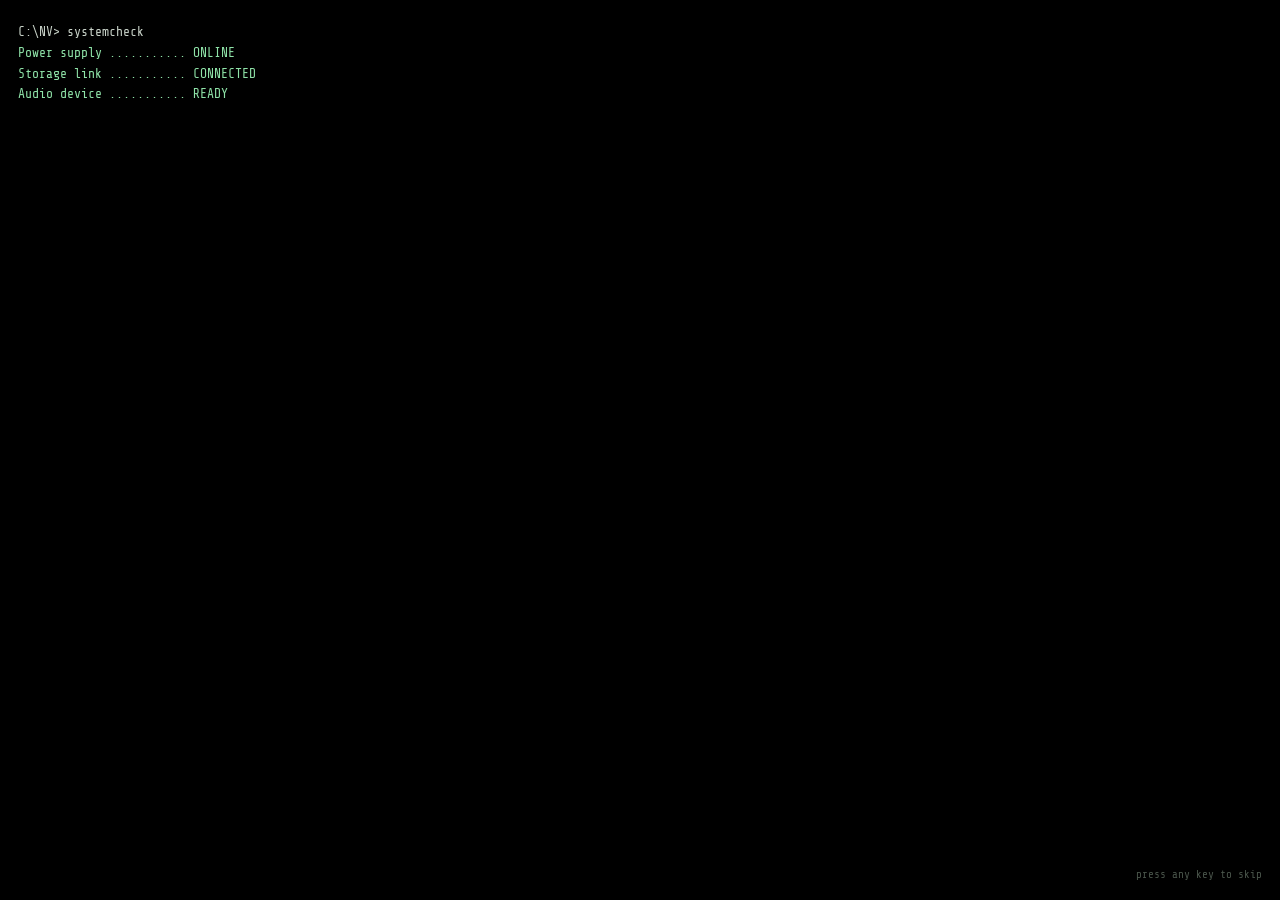
<file: index.html>
<!DOCTYPE html>
<html lang="ko">
<head>
<meta charset="utf-8">
<meta name="viewport" content="width=device-width, initial-scale=1">
<title>NV</title>
<meta property="og:title" content="NV">
<meta property="og:description" content="some shitty things">

<link rel="preconnect" href="https://fonts.googleapis.com">
<link rel="preconnect" href="https://fonts.gstatic.com" crossorigin>
<link href="https://fonts.googleapis.com/css2?family=Share+Tech+Mono&family=Nanum+Gothic+Coding:wght@400;700&display=swap" rel="stylesheet">

<!-- 공통 스타일. style.css 를 고쳤는데 화면이 안 바뀌면
     아래 v=3 을 v=4 로 올리면 된다. -->
<link rel="stylesheet" href="style.css?v=3">

<style>
/* 이 페이지에서만 쓰는 것들 — 부팅 연출 */

/* ---------- 부팅 로그 화면 ----------
   초록 단말기가 아니라 일부러 회색 CMD 톤으로 간다.
   그래야 뒤에 초록 화면이 켜질 때 대비가 살아남. */
.bootscreen{
  position:fixed;
  inset:0;
  z-index:50;
  background:#000;
  color:#C9D3C9;
  font-family:var(--mono);
  font-size:13px;
  line-height:1.6;
  padding:22px 18px;
  overflow:hidden;
}
.bootscreen pre{
  margin:0;
  font:inherit;
  white-space:pre-wrap;
  word-break:break-all;
}
.bootscreen .ok{ color:#8FE3A8; }
.bootscreen .warn{ color:var(--amber); }

.caret{ animation:blink 1s steps(1) infinite; }

.skiphint{
  position:absolute;
  right:18px;
  bottom:16px;
  font-size:11px;
  color:#49544A;
  opacity:0;
  transition:opacity .5s;
}
.skiphint.on{ opacity:1; }

/* ---------- 켜지는 순간의 흰 섬광 ----------
   너무 눈부시면 아래 .85 를 .5 정도로 낮추면 된다. */
.flash{
  position:fixed;
  inset:0;
  z-index:40;
  background:#E6FFF0;
  opacity:0;
  pointer-events:none;
}
.flash.on{ animation:flashOut .45s ease-out forwards; }
@keyframes flashOut{
  0%  { opacity:.85; }
  100%{ opacity:0; }
}

/* ---------- TV 켜지는 연출 ----------
   scaleY 를 0에 가깝게 눌러두면 그 자체가 가로 한 줄처럼 보인다.
   거기에 brightness 를 올려서 흰 선으로 만들고, 위아래로 펼친다.

   ★ .tv 클래스는 연출이 끝나면 JS 가 떼어낸다.
     안 떼면 이 animation 이 계속 .screen 을 붙잡고 있어서
     나중에 지직이 터질 때 흔들림(fx-shake)이 안 먹는다. */
.screen{ visibility:hidden; }        /* 부팅이 끝나기 전엔 감춤 */
.screen.on{ visibility:visible; }
.screen.on.tv{
  transform-origin:center;
  animation:tvOn .7s cubic-bezier(.16,.9,.16,1) forwards;
}
@keyframes tvOn{
  0%  { transform:scaleY(.005) scaleX(.55); filter:brightness(16) saturate(0); }
  20% { transform:scaleY(.005) scaleX(1);   filter:brightness(16) saturate(0); }
  45% { transform:scaleY(.05)  scaleX(1);   filter:brightness(12) saturate(.2); }
  72% { transform:scaleY(1)    scaleX(1);   filter:brightness(3.4); }
  88% { filter:brightness(1.35); }
  100%{ transform:scaleY(1)    scaleX(1);   filter:brightness(1); }
}

@media (prefers-reduced-motion: reduce){
  .caret{ animation:none; }
  .screen.on.tv{ animation:none; }
  .flash.on{ animation:none; }
}

@media (max-width:420px){
  .bootscreen{ font-size:11px; }
}

/* ---------- 숨겨진 000 항목 ----------
   .item 에 display:flex 가 걸려 있어서, 그냥 .secret 만 쓰면
   누가 이기는지 애매해진다. 클래스 두 개를 붙여 확실히 이기게 함. */
.item.secret{ display:none; }

/* 풀렸을 때 한 번 번쩍이는 연출 */
.item.reveal{ animation:revealIn .9s ease-out; }
@keyframes revealIn{
  0%  { opacity:0; transform:translateX(-10px); color:var(--amber); }
  40% { opacity:1; color:var(--amber); }
  100%{ opacity:1; transform:none; }
}
@media (prefers-reduced-motion: reduce){
  .item.reveal{ animation:none; }
}
</style>
</head>
<body>

<!-- 부팅 로그가 찍히는 검은 화면 -->
<div class="bootscreen" id="bootscreen">
  <pre id="bootlog"></pre>
  <div class="skiphint" id="skiphint">press any key to skip</div>
</div>

<!-- 켜지는 순간 번쩍이는 레이어 -->
<div class="flash" id="flash"></div>

<main class="screen" id="screen">

  <div class="top">
    <div class="name">NV<sup>*</sup></div>
    <div class="meta">
      Device<br>
      <span id="uptime">jk things</span>
    </div>
  </div>

  <div class="head">&gt; Archived Projects</div>

  <!-- 숨겨진 항목. 암호를 치기 전까진 .secret 때문에 안 보인다.
       화면에 안 보여도 HTML 소스에는 남아 있으니,
       소스 뒤져보는 사람한텐 어차피 들킨다. 그건 그거대로 상관없음. -->
  <button class="item secret" id="secretItem" data-go="origin.html">
    <span class="num">000</span>
    <span class="body-txt">
      <span class="t">ORIGIN</span>
      <span class="d">why this thing exists</span>
    </span>
    <span class="tag">[Execute]</span>
  </button>

  <button class="item" data-go="songs.html">
    <span class="num">001</span>
    <span class="body-txt">
      <span class="t">SONGS</span>
      <span class="d">My ai songs</span>
    </span>
    <span class="tag">[Execute]</span>
  </button>

  <button class="item" data-go="rhythm.html">
    <span class="num">002</span>
    <span class="body-txt">
      <span class="t">RHYTHM</span>
      <span class="d">4k Rhythmgame things maybe</span>
    </span>
    <span class="tag">[Execute]</span>
  </button>

  <!-- 새로 추가한 잡동사니 칸 -->
  <button class="item" data-go="misc.html">
    <span class="num">003</span>
    <span class="body-txt">
      <span class="t">MISC</span>
      <span class="d">Random small junk to mess with</span>
    </span>
    <span class="tag">[Execute]</span>
  </button>

  <button class="item locked" data-go="schedule.html">
    <span class="num">004</span>
    <span class="body-txt">
      <span class="t">██████</span>
      <span class="d">No Permission</span>
    </span>
    <span class="tag">[LOCKED]</span>
  </button>

  <div class="bottom">
    <span>↑↓ move · ENTER execute</span>
    <span id="clock">--:--:--</span>
  </div>

  <p class="note"><b>*</b> jk things.</p>

</main>

<script>
/* =========================================================
   ★ 연출 속도 조절
   ========================================================= */
const CHAR_DELAY = 28;    // 타이핑 한 글자 간격(ms). 크게 하면 느려짐
const LINE_DELAY = 110;   // 줄이 툭 뜨는 간격(ms)
const PROMPT_WAIT = 240;  // 명령어 입력 후 멈추는 시간(ms)

/* 부팅 로그 내용.
   ['type', 글자]     → 한 글자씩 타이핑
   ['line', 글자, 색] → 줄 단위로 툭 출력
   ['wait', ms]       → 그냥 멈춤

   ★ 세 번째 칸은 화면에 안 보이는 "색 이름"이다.
     'ok'   → 초록
     'warn' → 호박색
     비워두면 → 기본 회색
     글자를 더 넣고 싶으면 두 번째 칸에 이어 쓸 것.
   ========================================================= */
const SEQ = [
  ['wait', 380],
  ['type', 'C:\\NV> systemcheck'],
  ['wait', PROMPT_WAIT],
  ['line', 'Power supply ........... ONLINE', 'ok'],
  ['line', 'Storage link ........... CONNECTED', 'ok'],
  ['line', 'Audio device ........... READY', 'ok'],
  ['line', 'User authentication ... AUTHORIZED maybe idk bro', 'anyway ok i dont care'],
  ['line', ''],

  ['type', 'C:\\NV> mount song_list'],
  ['wait', PROMPT_WAIT],
  ['line', '7 audio files indexed'],
  ['line', ''],

  ['type', 'C:\\NV> decrypt entry_004'],
  ['wait', PROMPT_WAIT],
  ['line', 'decrypting ............. FAILED', 'warn'],
  ['line', 'WARNING: 1 entry remains locked dont mind that plz', 'warn'],
  ['line', ''],

  ['type', 'C:\\NV> run terminal.exe'],
  ['wait', PROMPT_WAIT],
  ['line', 'loading directory ...... OK', 'ok'],
  ['line', ''],
  ['line', 'STARTING NV TERMINAL'],
  ['wait', 520]
];

const bootscreen = document.getElementById('bootscreen');
const bootlog    = document.getElementById('bootlog');
const skiphint   = document.getElementById('skiphint');
const flash      = document.getElementById('flash');
const screenEl   = document.getElementById('screen');

const noMotion = window.matchMedia('(prefers-reduced-motion: reduce)').matches;

/* 이 탭에서 이미 부팅을 봤는지 확인.
   sessionStorage 는 탭을 닫으면 사라져서, 다른 페이지 갔다 돌아올 땐 생략된다.
   (localStorage 를 쓰면 영원히 안 나오니까 일부러 이걸 씀) */
let alreadyBooted = false;
try{ alreadyBooted = sessionStorage.getItem('nv-booted') === '1'; }catch(e){}

let aborted = false;
let done = false;

function sleep(ms){
  return new Promise(r => setTimeout(r, aborted ? 0 : ms));
}

/* 한 글자씩 찍는다. 뒤에 깜빡이는 커서를 붙여둠 */
async function typeLine(text){
  const span = document.createElement('span');
  const caret = document.createElement('span');
  caret.className = 'caret';
  caret.textContent = '_';
  bootlog.appendChild(span);
  bootlog.appendChild(caret);

  for(const ch of text){
    if(aborted){ span.textContent = text; break; }
    span.textContent += ch;
    await sleep(CHAR_DELAY);
  }
  caret.remove();
  bootlog.appendChild(document.createTextNode('\n'));
}

function putLine(text, cls){
  const span = document.createElement('span');
  if(cls) span.className = cls;
  span.textContent = text;
  bootlog.appendChild(span);
  bootlog.appendChild(document.createTextNode('\n'));
}

/* 화면 켜기 */
function powerOn(animate){
  if(done) return;
  done = true;

  bootscreen.style.display = 'none';
  screenEl.classList.add('on');

  if(animate){
    screenEl.classList.add('tv');
    flash.classList.add('on');

    /* ★ TV 켜지는 연출이 끝나면 .tv 를 떼어낸다.
       이 클래스가 남아 있으면 .screen.on.tv 의 animation 이
       계속 우선권을 쥐고 있어서, 나중에 지직이 터질 때
       fx-shake 가 무시된다. (지금은 흔들림이 0 이라 티는 안 나지만
       fx.js 에서 SHAKE 를 올리면 바로 체감된다) */
    screenEl.addEventListener('animationend', function off(e){
      if(e.animationName !== 'tvOn') return;
      screenEl.classList.remove('tv');
      screenEl.removeEventListener('animationend', off);
    });
  }

  /* 부팅용 리스너는 역할이 끝났으니 떼어낸다 */
  document.removeEventListener('keydown', skip);
  document.removeEventListener('pointerdown', skip);

  try{ sessionStorage.setItem('nv-booted', '1'); }catch(e){}
}

async function runBoot(){
  for(const step of SEQ){
    if(aborted) break;
    const [kind, a, b] = step;
    if(kind === 'wait')      await sleep(a);
    else if(kind === 'type') await typeLine(a);
    else{ putLine(a, b); await sleep(LINE_DELAY); }
  }
  powerOn(!noMotion);
}

/* 아무 키나 클릭하면 건너뛴다.
   ★ stopImmediatePropagation 이 핵심.
   이게 없으면 Enter 로 건너뛴 순간, 같은 Enter 가 아래의
   목록 리스너까지 흘러가서 001 번이 바로 실행돼버린다. */
function skip(e){
  if(done) return;
  if(e) e.stopImmediatePropagation();
  aborted = true;
  powerOn(!noMotion);
}

if(alreadyBooted || noMotion){
  powerOn(false);                 // 이미 봤으면 바로 켜기
}else{
  document.addEventListener('keydown', skip);
  document.addEventListener('pointerdown', skip);
  setTimeout(() => { if(!done) skiphint.classList.add('on'); }, 1400);
  runBoot();
}


/* =========================================================
   목록 — 키보드로 위아래 이동
   ========================================================= */
/* 숨겨진 항목이 나중에 합류할 수 있어서 const 가 아니라 let 이다.
   .secret 이 붙어 있는 동안은 목록에서 빠진다. */
let items = [];
let sel = 0;

function refreshItems(){
  const keep = items[sel];        // 보고 있던 줄을 기억해둔다
  items = Array.from(document.querySelectorAll('.item:not([disabled]):not(.secret)'));
  const i = items.indexOf(keep);
  sel = i >= 0 ? i : 0;           // 못 찾으면 맨 위로
}
refreshItems();

function draw(){
  document.querySelectorAll('.item').forEach(el => el.classList.remove('sel'));
  if(items[sel]) items[sel].classList.add('sel');
}
draw();

function move(step){
  sel = (sel + step + items.length) % items.length;  // 끝에서 반대편으로 돌아감
  draw();
}

/* open 이라는 이름은 브라우저에 이미 window.open 으로 있어서
   그대로 쓰면 덮어써버린다. 그래서 다른 이름을 쓴다. */
function openSelected(){
  if(!items[sel]) return;
  const url = items[sel].dataset.go;
  if(url) window.location.href = url;
}

document.addEventListener('keydown', e => {
  if(!done) return;                  // 부팅 중엔 목록 조작 안 되게
  if(e.key === 'ArrowDown' || e.key === 's'){ e.preventDefault(); move(1); }
  if(e.key === 'ArrowUp'   || e.key === 'w'){ e.preventDefault(); move(-1); }
  if(e.key === 'Enter'){ openSelected(); }
});

/* 숨은 항목에도 미리 달아둔다. 순서(i)를 고정해서 기억하면
   나중에 목록이 바뀌었을 때 엉뚱한 줄이 열린다.
   그래서 누를 때마다 indexOf 로 지금 위치를 다시 찾는다. */
document.querySelectorAll('.item').forEach(el => {
  el.addEventListener('mouseenter', () => {
    const i = items.indexOf(el);
    if(i >= 0){ sel = i; draw(); }
  });
  el.addEventListener('click', () => {
    const i = items.indexOf(el);
    if(i >= 0){ sel = i; openSelected(); }
  });
});


/* =========================================================
   숨겨진 항목 — 아무 데서나 CODE 를 타이핑하면 열린다

   ★ capture: true 가 핵심이다.
     부팅 스킵 함수(skip)가 stopImmediatePropagation 으로
     키 이벤트를 끊어버리기 때문에, 평범하게 달면
     부팅 중에 친 글자는 여기까지 오지도 못한다.
     capture 는 이벤트가 내려갈 때 먼저 잡는 단계라서
     끊기기 전에 글자를 받아낼 수 있다.
   ========================================================= */
const CODE = 'origin';
let buf = '';

function unlock(animate){
  const el = document.getElementById('secretItem');
  if(!el || !el.classList.contains('secret')) return;   // 이미 열려 있음

  el.classList.remove('secret');
  if(animate) el.classList.add('reveal');

  refreshItems();
  if(animate){
    sel = items.indexOf(el);        // 방금 찾았으면 거기에 커서를 둔다
    draw();
  }

  /* 한 번 찾으면 계속 열어둔다.
     sessionStorage 를 쓰면 탭 닫을 때마다 다시 찾아야 해서
     여기선 영구 보관인 localStorage 를 쓴다. */
  try{ localStorage.setItem('nv-origin', '1'); }catch(e){}
}

// 예전에 찾은 적 있으면 조용히 열어둔다
try{ if(localStorage.getItem('nv-origin') === '1') unlock(false); }catch(e){}

document.addEventListener('keydown', e => {
  if(e.ctrlKey || e.metaKey || e.altKey) return;
  if(e.key.length !== 1) return;                 // 화살표, Enter 같은 건 무시

  // 최근 친 글자만 CODE 길이만큼 들고 있는다
  buf = (buf + e.key.toLowerCase()).slice(-CODE.length);
  if(buf === CODE) unlock(true);
}, true);


/* ---------- F12 콘솔에 남기는 힌트 ----------
   %c 는 뒤에 오는 문자열을 CSS 로 꾸며준다는 뜻이다. */
console.log('%c NV TERMINAL ',
  'background:#2CFF88;color:#030A06;font-weight:bold;padding:2px 6px');
console.log('%c> ls -a',            'color:#17B85F');
console.log('%c  4 entries shown. 5 exist.', 'color:#0C7A3E');
console.log('%c  the missing one is where all of this started.', 'color:#0C7A3E');
console.log('%c  six letters. just type it.', 'color:#FFB63C');


/* =========================================================
   시계와 날짜 계산
   ========================================================= */
const START = new Date(2026, 8, 18);   // 웹개발 시작한 날 (월은 0부터라 8 = 9월)

function tick(){
  const now = new Date();
  document.getElementById('clock').textContent =
    now.toTimeString().slice(0, 8);

  const days = Math.floor((now - START) / 86400000) + 1;
  document.getElementById('uptime').textContent = 'Its been since I started this stupid business:' + days + ' day';
}
tick();
setInterval(tick, 1000);
</script>

<!-- CRT 지직 효과. 숫자는 fx.js 맨 위에서 고친다.
     고쳤는데 안 바뀌면 아래 v=1 을 v=2 로 올릴 것. -->
<script src="fx.js?v=1"></script>

</body>
</html>
</file>
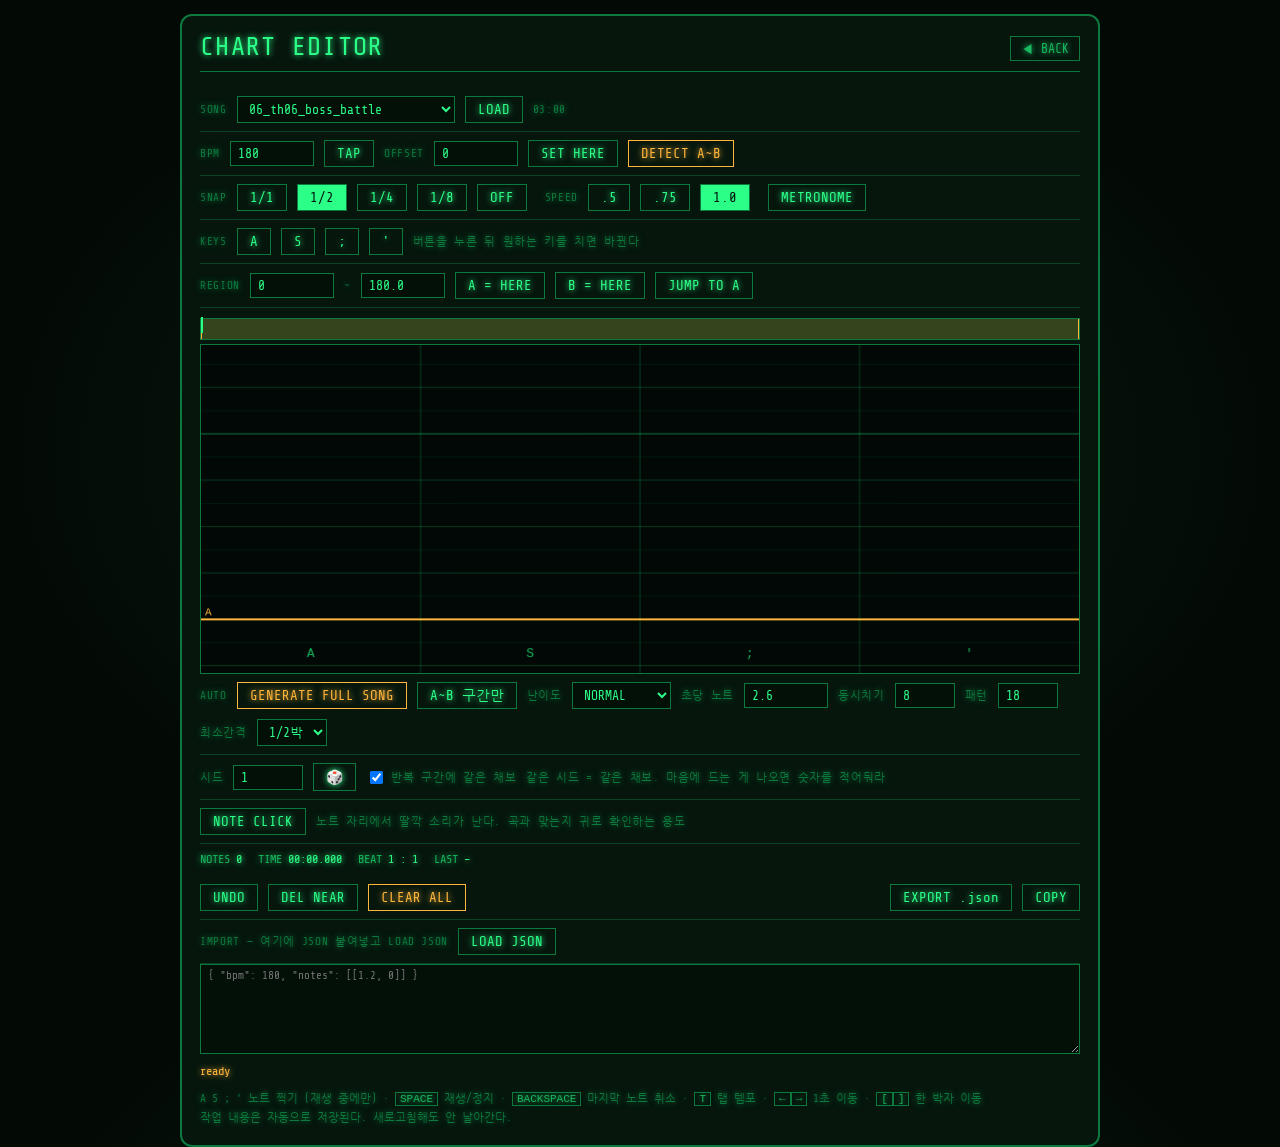
<file: chart.html>
<!DOCTYPE html>
<html lang="ko">
<head>
<meta charset="utf-8">
<meta name="viewport" content="width=device-width, initial-scale=1">
<title>NV / CHART EDITOR</title>

<link rel="preconnect" href="https://fonts.googleapis.com">
<link rel="preconnect" href="https://fonts.gstatic.com" crossorigin>
<link href="https://fonts.googleapis.com/css2?family=Share+Tech+Mono&family=Nanum+Gothic+Coding:wght@400;700&display=swap" rel="stylesheet">

<!-- 색과 폰트만 가져다 쓴다.
     fx.js(지직 효과)는 일부러 안 붙였다. 채보 찍을 땐 화면이 흔들리면 방해된다. -->
<link rel="stylesheet" href="style.css?v=3">

<style>
/* 이 페이지는 도구라서 .screen 대신 넓은 판을 쓴다 */
body{ align-items:flex-start; padding:14px; }

.panel{
  width:min(920px, 100%);
  margin:0 auto;
  background:var(--screen);
  border:2px solid var(--phos-dim);
  border-radius:12px;
  padding:16px 18px 18px;
  text-shadow:0 0 6px currentColor;
}

.bar{
  display:flex; align-items:center; gap:10px; flex-wrap:wrap;
  padding:8px 0;
  border-bottom:1px solid rgba(12,122,62,.45);
}
.bar:last-of-type{ border-bottom:none; }

.lbl{ font-size:11px; color:var(--phos-dim); letter-spacing:.06em; }

input[type=number], input[type=text], select, textarea{
  font:inherit; font-size:13px;
  background:#031008;
  color:var(--phos);
  border:1px solid var(--phos-dim);
  padding:4px 7px;
}
input[type=number]{ width:84px; }
textarea{ width:100%; height:90px; resize:vertical; font-size:11px; }

.btn.on{ background:var(--phos); color:var(--screen); text-shadow:none; }
.btn.amber{ border-color:var(--amber); color:var(--amber); }
.btn.amber:hover{ background:var(--amber); color:var(--screen); }
.btn:disabled{ opacity:.35; cursor:default; }

/* ---------- 시간 막대 ---------- */
.seek{
  position:relative;
  height:22px;
  background:rgba(12,122,62,.22);
  border:1px solid var(--phos-dim);
  cursor:pointer;
  margin:10px 0 4px;
}
.seek .played{ position:absolute; inset:0 auto 0 0; width:0; background:rgba(44,255,136,.28); }
.seek .region{ position:absolute; top:0; bottom:0; background:rgba(255,182,60,.18); border-left:1px solid var(--amber); border-right:1px solid var(--amber); }
.seek .head{ position:absolute; top:-2px; bottom:-2px; width:2px; background:var(--phos); }

/* ---------- 노트 미리보기 ---------- */
#view{ display:block; width:100%; height:330px; background:#020806; border:1px solid var(--phos-dim); }

.stat{ display:flex; gap:16px; flex-wrap:wrap; font-size:12px; color:var(--phos-mid); margin-top:8px; }
.stat b{ color:var(--phos); font-weight:400; }

.help{ font-size:11px; color:var(--phos-dim); line-height:1.7; margin-top:10px; }
.help kbd{ color:var(--phos-mid); border:1px solid var(--phos-dim); padding:0 4px; }

.msg{ font-size:12px; color:var(--amber); min-height:16px; margin-top:6px; }

@media (max-width:560px){
  #view{ height:250px; }
  .panel{ padding:12px; }
}
</style>
</head>
<body>

<div class="panel">

  <div class="top">
    <div class="ttl">CHART EDITOR</div>
    <a class="back" href="index.html">◀ BACK</a>
  </div>

  <!-- ---------- 1줄: 곡 ---------- -->
  <div class="bar">
    <span class="lbl">SONG</span>
    <select id="song"></select>
    <button class="btn" id="loadBtn">LOAD</button>
    <span class="lbl" id="dur">--:--</span>
  </div>

  <!-- ---------- 2줄: 박자 ---------- -->
  <div class="bar">
    <span class="lbl">BPM</span>
    <input type="number" id="bpm" value="180" min="40" max="400" step="0.1">
    <button class="btn" id="tapBtn">TAP <span id="tapN"></span></button>

    <span class="lbl">OFFSET</span>
    <input type="number" id="offset" value="0" step="0.001">
    <button class="btn" id="offBtn">SET HERE</button>
    <button class="btn amber" id="detBtn">DETECT A~B</button>
  </div>

  <!-- ---------- 3줄: 찍기 설정 ---------- -->
  <div class="bar">
    <span class="lbl">SNAP</span>
    <button class="btn snap" data-div="1">1/1</button>
    <button class="btn snap on" data-div="2">1/2</button>
    <button class="btn snap" data-div="4">1/4</button>
    <button class="btn snap" data-div="8">1/8</button>
    <button class="btn snap" data-div="0">OFF</button>

    <span class="lbl" style="margin-left:8px">SPEED</span>
    <button class="btn rate" data-rate="0.5">.5</button>
    <button class="btn rate" data-rate="0.75">.75</button>
    <button class="btn rate on" data-rate="1">1.0</button>

    <button class="btn" id="metroBtn" style="margin-left:8px">METRONOME</button>
  </div>

  <!-- ---------- 키 설정 ---------- -->
  <div class="bar">
    <span class="lbl">KEYS</span>
    <button class="btn keyb" data-i="0">A</button>
    <button class="btn keyb" data-i="1">S</button>
    <button class="btn keyb" data-i="2">;</button>
    <button class="btn keyb" data-i="3">'</button>
    <span class="lbl" id="bindHint">버튼을 누른 뒤 원하는 키를 치면 바뀐다</span>
  </div>

  <!-- ---------- 4줄: 구간 ---------- -->
  <div class="bar">
    <span class="lbl">REGION</span>
    <input type="number" id="rStart" value="0" step="0.1"> <span class="lbl">~</span>
    <input type="number" id="rEnd" value="0" step="0.1">
    <button class="btn" id="rSetA">A = HERE</button>
    <button class="btn" id="rSetB">B = HERE</button>
    <button class="btn" id="rGo">JUMP TO A</button>
  </div>

  <div class="seek" id="seek">
    <div class="played" id="played"></div>
    <div class="region" id="regionBox"></div>
    <div class="head" id="head"></div>
  </div>

  <canvas id="view"></canvas>

  <!-- ---------- 자동 생성 ---------- -->
  <div class="bar">
    <span class="lbl">AUTO</span>
    <button class="btn amber" id="fullBtn">GENERATE FULL SONG</button>
    <button class="btn" id="autoBtn">A~B 구간만</button>

    <span class="lbl">난이도</span>
    <select id="diff">
      <option value="1.6" data-chord="0"  data-gap="1"    data-pat="0">EASY</option>
      <option value="2.6" data-chord="8"  data-gap="0.5"  data-pat="18" selected>NORMAL</option>
      <option value="4.0" data-chord="26" data-gap="0.25" data-pat="45">HARD</option>
      <option value="5.4" data-chord="34" data-gap="0.25" data-pat="60" data-jt="1">VERY HARD</option>
    </select>

    <span class="lbl">초당 노트</span>
    <input type="number" id="nps" value="2.6" min="0.5" max="8" step="0.1">

    <span class="lbl">동시치기</span>
    <input type="number" id="chord" value="8" min="0" max="60" step="1" style="width:60px">

    <span class="lbl">패턴</span>
    <input type="number" id="pat" value="18" min="0" max="100" step="1" style="width:60px">

    <span class="lbl">최소간격</span>
    <select id="gap">
      <option value="1">1박</option>
      <option value="0.5" selected>1/2박</option>
      <option value="0.25">1/4박</option>
    </select>
  </div>

  <div class="bar">
    <span class="lbl">시드</span>
    <input type="number" id="seed" value="1" min="1" step="1" style="width:70px">
    <button class="btn" id="seedBtn">🎲</button>
    <label class="lbl" style="display:flex;align-items:center;gap:5px">
      <input type="checkbox" id="rep" checked> 반복 구간에 같은 채보
    </label>
    <span class="lbl">같은 시드 = 같은 채보. 마음에 드는 게 나오면 숫자를 적어둬라</span>
  </div>

  <div class="bar">
    <button class="btn" id="clickBtn">NOTE CLICK</button>
    <span class="lbl">노트 자리에서 딸깍 소리가 난다. 곡과 맞는지 귀로 확인하는 용도</span>
  </div>

  <div class="stat">
    <span>NOTES <b id="nCount">0</b></span>
    <span>TIME <b id="nTime">00:00.000</b></span>
    <span>BEAT <b id="nBeat">–</b></span>
    <span>LAST <b id="nLast">–</b></span>
  </div>

  <!-- ---------- 출력 ---------- -->
  <div class="bar" style="margin-top:10px">
    <button class="btn" id="undoBtn">UNDO</button>
    <button class="btn" id="delBtn">DEL NEAR</button>
    <button class="btn amber" id="clearBtn">CLEAR ALL</button>
    <button class="btn" id="exportBtn" style="margin-left:auto">EXPORT .json</button>
    <button class="btn" id="copyBtn">COPY</button>
  </div>

  <div class="bar">
    <span class="lbl">IMPORT — 여기에 JSON 붙여넣고 LOAD JSON</span>
    <button class="btn" id="importBtn">LOAD JSON</button>
  </div>
  <textarea id="io" placeholder="{ &quot;bpm&quot;: 180, &quot;notes&quot;: [[1.2, 0]] }"></textarea>

  <div class="msg" id="msg"></div>

  <div class="help">
    <span id="helpKeys">A S ; '</span> 노트 찍기 (재생 중에만) ·
    <kbd>SPACE</kbd> 재생/정지 ·
    <kbd>BACKSPACE</kbd> 마지막 노트 취소 ·
    <kbd>T</kbd> 탭 템포 ·
    <kbd>←</kbd><kbd>→</kbd> 1초 이동 ·
    <kbd>[</kbd><kbd>]</kbd> 한 박자 이동<br>
    작업 내용은 자동으로 저장된다. 새로고침해도 안 날아간다.
  </div>

</div>

<script>
/* =========================================================
   ★ 고치고 싶을 만한 값들
   ========================================================= */
const CFG = {
  DIR: 'song_list/',        // mp3 폴더
  LANES: 4,                 // 레인 수
  KEYS: ['a','s',';',"'"],  // 레인별 기본 키. 순서가 곧 레인 번호 0,1,2,3
                            // (화면의 REBIND 로 바꾸면 그게 우선한다)

  LOOKAHEAD: 1.9,           // 판정선 위로 몇 초 앞까지 보여줄지
  PAST: 0.45,               // 판정선 아래로 몇 초 지난 것까지 보여줄지

  TAP_RESET: 2.0,           // 탭 템포: 이 시간 이상 쉬면 처음부터 다시
  METRO_VOL: 0.3,           // 메트로놈 크기
  SCHED_AHEAD: 0.12,        // 메트로놈을 몇 초 앞까지 미리 예약할지
  SCHED_TICK: 25,           // 예약 담당이 도는 간격(ms)

  SAVE_KEY: 'nv-chart-draft',

  /* ---------- 자동 생성 ----------
     소리가 갑자기 커지는 순간을 찾아서 노트를 찍는다 */
  AUTO_FFT: 1024,      // 한 번에 분석할 샘플 수. 2의 거듭제곱만 가능
  AUTO_HOP: 512,       // 분석 간격. 작을수록 정밀하지만 느려진다
  AUTO_WIN: 14,        // 주변 몇 칸의 평균과 비교할지
  /* 대역 경계(Hz). 이 값으로 킥 / 스네어·멜로디 / 하이햇을 나눈다 */
  B_LOW: 200,          // 여기 아래 = LOW  (킥, 베이스)
  B_MID: 2000,         // 여기 아래 = MID  (스네어, 멜로디)
  B_TOP: 10000         // 여기 위는 잡음이 많아 버린다
};

/* 목록에 띄울 곡들 */
const SONGS = [
  '01_hazy_afterlight.mp3',
  '02_clear_blue_sky.mp3',
  '03_containment_failure.mp3',
  '04_its_rainy_outside.mp3',
  '05_soaring_through_the_air.mp3',
  '06_th06_boss_battle.mp3',
  '07_merry_merchants_shop.mp3'
];


/* =========================================================
   상태
   ========================================================= */
const audio = new Audio();
audio.preload = 'auto';

let notes = [];        // [[시간(초), 레인], ...] — 항상 시간순 정렬 유지
let bpm = 180;
let offset = 0;        // 첫 박자가 시작하는 시각(초)
let snapDiv = 2;       // 0 = 스냅 끔, 1 = 4분음표, 2 = 8분음표, 4 = 16분음표
let rate = 1;
let metroOn = false;

let flash = [0,0,0,0]; // 노트 찍을 때 반짝이는 잔상

const $ = id => document.getElementById(id);


/* =========================================================
   곡 목록
   ========================================================= */
SONGS.forEach(f => {
  const o = document.createElement('option');
  o.value = f;
  o.textContent = f.replace(/\.mp3$/, '');
  $('song').appendChild(o);
});
$('song').value = '06_th06_boss_battle.mp3';

function loadSong(){
  audio.src = CFG.DIR + $('song').value;
  audio.load();
  say('loading ' + $('song').value);
}
$('loadBtn').addEventListener('click', loadSong);

audio.addEventListener('loadedmetadata', () => {
  $('dur').textContent = fmt(audio.duration);
  if(Number($('rEnd').value) === 0) $('rEnd').value = audio.duration.toFixed(1);
  say('ready');
});
audio.addEventListener('error', () => say('FILE NOT FOUND: ' + audio.src));


/* =========================================================
   메트로놈

   소리를 "지금 내라"고 하면 항상 조금씩 늦는다.
   그래서 미리 앞을 내다보고 "몇 초 뒤에 내라"고 예약해둔다.
   이걸 룩어헤드 스케줄러라고 부른다.
   ========================================================= */
let actx = null;
let metroNext = 0;     // 다음에 예약할 박자 번호

function ensureCtx(){
  if(actx) return;
  const AC = window.AudioContext || window.webkitAudioContext;
  if(AC) actx = new AC();
}

function click(when, strong){
  const osc = actx.createOscillator();
  const g = actx.createGain();
  osc.frequency.value = strong ? 1600 : 950;   // 마디 첫 박만 높게
  g.gain.setValueAtTime(CFG.METRO_VOL, when);
  g.gain.exponentialRampToValueAtTime(0.001, when + 0.05);
  osc.connect(g).connect(actx.destination);
  osc.start(when);
  osc.stop(when + 0.06);
}

setInterval(() => {
  if(!metroOn || audio.paused || !actx) return;

  const now = audio.currentTime;
  const beat = 60 / bpm;

  let n = Math.ceil((now - offset) / beat);
  if(n < metroNext) n = metroNext;

  // 재생 속도를 늦추면 실제 시간도 그만큼 늘어난다
  const horizon = now + CFG.SCHED_AHEAD * rate;

  while(true){
    const t = offset + n * beat;
    if(t > horizon) break;
    if(t >= now) click(actx.currentTime + (t - now) / rate, ((n % 4) + 4) % 4 === 0);
    n++;
  }
  metroNext = n;
}, CFG.SCHED_TICK);

$('metroBtn').addEventListener('click', () => {
  ensureCtx();
  if(actx && actx.state === 'suspended') actx.resume();
  metroOn = !metroOn;
  metroNext = 0;
  $('metroBtn').classList.toggle('on', metroOn);
});


/* =========================================================
   박자 계산
   ========================================================= */
function beatLen(){ return 60 / bpm; }

/* 스냅: 가장 가까운 격자 칸으로 붙인다.
   사람이 손으로 친 건 아무리 잘 쳐도 20~50ms 씩 어긋나는데,
   이걸 그대로 두면 게임에서 노트가 미묘하게 흔들린다. */
function snap(t){
  if(!snapDiv) return t;
  const step = beatLen() / snapDiv;
  return offset + Math.round((t - offset) / step) * step;
}

function beatNoOf(t){
  return (t - offset) / beatLen();
}


/* =========================================================
   노트 넣고 빼기
   ========================================================= */
function addNote(rawT, lane){
  const t = snap(rawT);

  // 같은 레인 같은 자리에 이미 있으면 무시 (연타로 두 번 들어가는 것 방지)
  const dup = notes.some(n => n[1] === lane && Math.abs(n[0] - t) < 0.012);
  if(dup) return;

  notes.push([t, lane]);
  notes.sort((a, b) => a[0] - b[0]);

  flash[lane] = 1;
  refresh();
}

function undo(){
  if(!notes.length) return;
  // 재생 위치보다 앞에 있는 것 중 제일 마지막 것을 뺀다
  let idx = -1, best = -Infinity;
  const now = audio.currentTime + 0.05;
  notes.forEach((n, i) => { if(n[0] <= now && n[0] > best){ best = n[0]; idx = i; } });
  if(idx < 0) idx = notes.length - 1;
  notes.splice(idx, 1);
  refresh();
}

/* 재생 위치 근처(한 칸 이내) 노트를 전부 지운다 */
function delNear(){
  const w = snapDiv ? beatLen() / snapDiv * 0.6 : 0.08;
  const now = audio.currentTime;
  const before = notes.length;
  notes = notes.filter(n => Math.abs(n[0] - now) > w);
  say('removed ' + (before - notes.length));
  refresh();
}


/* =========================================================
   저장 / 불러오기
   ========================================================= */
function chartObj(){
  return {
    song: CFG.DIR + $('song').value,
    bpm: bpm,
    offset: Number(offset.toFixed(4)),
    start: Number($('rStart').value),
    end: Number($('rEnd').value),
    notes: notes.map(n => [Number(n[0].toFixed(4)), n[1]])
  };
}

function save(){
  try{ localStorage.setItem(CFG.SAVE_KEY, JSON.stringify(chartObj())); }catch(e){}
}

function load(){
  try{
    const raw = localStorage.getItem(CFG.SAVE_KEY);
    if(raw) apply(JSON.parse(raw), true);
  }catch(e){}
}

function apply(o, quiet){
  if(!o) return;
  if(o.song){
    const f = String(o.song).split('/').pop();
    if(SONGS.includes(f)) $('song').value = f;
  }
  if(o.bpm)    $('bpm').value    = o.bpm;
  if(o.offset != null) $('offset').value = o.offset;
  if(o.start  != null) $('rStart').value = o.start;
  if(o.end    != null) $('rEnd').value   = o.end;

  notes = Array.isArray(o.notes)
    ? o.notes.filter(n => Array.isArray(n) && n.length >= 2).map(n => [Number(n[0]), Number(n[1])])
    : [];
  notes.sort((a, b) => a[0] - b[0]);

  readInputs();
  loadSong();
  refresh();
  if(!quiet) say('loaded ' + notes.length + ' notes');
}

$('importBtn').addEventListener('click', () => {
  try{ apply(JSON.parse($('io').value)); }
  catch(e){ say('JSON 형식이 잘못됐다: ' + e.message); }
});

$('copyBtn').addEventListener('click', () => {
  const s = JSON.stringify(chartObj());
  $('io').value = s;
  $('io').select();
  try{ navigator.clipboard.writeText(s); say('copied'); }
  catch(e){ say('아래 칸에서 직접 복사해라'); }
});

$('exportBtn').addEventListener('click', () => {
  const s = JSON.stringify(chartObj(), null, 1);
  const a = document.createElement('a');
  a.href = URL.createObjectURL(new Blob([s], {type:'application/json'}));
  a.download = $('song').value.replace(/\.mp3$/, '') + '.json';
  a.click();
  URL.revokeObjectURL(a.href);
  say('exported');
});

$('clearBtn').addEventListener('click', () => {
  if(!confirm('노트를 전부 지운다. 진짜?')) return;
  notes = [];
  refresh();
});


/* =========================================================
   탭 템포 — 박자에 맞춰 두드리면 BPM 을 역산한다
   ========================================================= */
let taps = [];

function tap(){
  const now = performance.now() / 1000;
  if(taps.length && now - taps[taps.length - 1] > CFG.TAP_RESET) taps = [];
  taps.push(now);
  if(taps.length > 9) taps.shift();

  $('tapN').textContent = taps.length > 1 ? '(' + taps.length + ')' : '';

  if(taps.length >= 3){
    const span = taps[taps.length - 1] - taps[0];
    const got = 60 / (span / (taps.length - 1));
    $('bpm').value = got.toFixed(1);
    readInputs();
  }
}
$('tapBtn').addEventListener('click', tap);


/* =========================================================
   입력칸 읽기
   ========================================================= */
function readInputs(){
  bpm = Math.max(20, Number($('bpm').value) || 180);
  offset = Number($('offset').value) || 0;
  refresh();
}
['bpm','offset','rStart','rEnd'].forEach(id =>
  $(id).addEventListener('input', readInputs));

$('offBtn').addEventListener('click', () => {
  $('offset').value = audio.currentTime.toFixed(3);
  readInputs();
  say('offset = ' + audio.currentTime.toFixed(3));
});

document.querySelectorAll('.snap').forEach(b => b.addEventListener('click', () => {
  document.querySelectorAll('.snap').forEach(x => x.classList.remove('on'));
  b.classList.add('on');
  snapDiv = Number(b.dataset.div);
}));

document.querySelectorAll('.rate').forEach(b => b.addEventListener('click', () => {
  document.querySelectorAll('.rate').forEach(x => x.classList.remove('on'));
  b.classList.add('on');
  rate = Number(b.dataset.rate);
  audio.playbackRate = rate;
  metroNext = 0;
}));

/* =========================================================
   키 배열 바꾸기

   사람마다 쓰는 손가락 배열이 다르다. (as;' / dfjk / sdkl ...)
   바꾼 값은 저장해두고 다음에 들어와도 그대로 쓴다.
   ========================================================= */
const KEY_SAVE = 'nv-chart-keys';

/* 이 키들은 다른 기능이 이미 쓰고 있어서 레인에 못 준다 */
const RESERVED = [' ', 'backspace', 't', 'arrowleft', 'arrowright', '[', ']', 'enter', 'escape', 'tab'];

let bindIdx = -1;   // 지금 어떤 레인의 키를 기다리는 중인지. -1 이면 대기 아님

try{
  const saved = JSON.parse(localStorage.getItem(KEY_SAVE) || 'null');
  if(Array.isArray(saved) && saved.length === CFG.LANES) CFG.KEYS = saved;
}catch(e){}

function keyLabel(k){
  if(k === ' ') return 'SPC';
  return k.length === 1 ? k.toUpperCase() : k;
}

function drawKeys(){
  document.querySelectorAll('.keyb').forEach(b => {
    const i = Number(b.dataset.i);
    b.textContent = (bindIdx === i) ? '...' : keyLabel(CFG.KEYS[i]);
    b.classList.toggle('on', bindIdx === i);
  });
  $('helpKeys').textContent = CFG.KEYS.map(keyLabel).join(' ');
}

document.querySelectorAll('.keyb').forEach(b => b.addEventListener('click', () => {
  bindIdx = Number(b.dataset.i);
  b.blur();                     // 포커스가 남아 있으면 스페이스가 버튼을 또 누른다
  $('bindHint').textContent = '원하는 키를 지금 눌러라 (ESC 취소)';
  drawKeys();
}));

function bindKey(k){
  if(k === 'escape'){ bindIdx = -1; $('bindHint').textContent = '취소됨'; drawKeys(); return; }

  if(RESERVED.includes(k)){
    $('bindHint').textContent = '그 키는 다른 기능이 쓰고 있다';
    return;                     // 계속 기다린다
  }
  const dup = CFG.KEYS.indexOf(k);
  if(dup >= 0 && dup !== bindIdx){
    $('bindHint').textContent = '이미 ' + (dup + 1) + '번 레인이 쓰는 키다';
    return;
  }

  CFG.KEYS[bindIdx] = k;
  bindIdx = -1;
  $('bindHint').textContent = 'OK';
  try{ localStorage.setItem(KEY_SAVE, JSON.stringify(CFG.KEYS)); }catch(e){}
  drawKeys();
}

drawKeys();


/* =========================================================
   자동 생성

   흐름:
     1. mp3 를 통째로 받아서 숫자 배열(파형)로 푼다
     2. 아주 짧은 토막으로 잘라서 각 토막의 주파수 분포를 구한다
     3. 앞 토막보다 "커진 정도"를 전부 더한다 = 변화량
     4. 변화량이 주변 평균보다 확 튀는 지점 = 소리가 시작된 순간
     5. 그 지점들을 격자에 붙이고 레인을 나눠준다

   ★ 이건 초안이다. 기계는 "소리가 났다"만 알지
     "그게 칠 만한가"는 모른다. 반드시 손으로 다듬어야 한다.
   ========================================================= */

/* ---------- FFT ----------
   소리 토막 하나를 주파수별 세기로 바꾸는 계산.
   내용을 이해할 필요는 없다. 교과서에 나오는 그대로다. */
function fft(re, im){
  const n = re.length;

  for(let i = 1, j = 0; i < n; i++){
    let bit = n >> 1;
    for(; j & bit; bit >>= 1) j ^= bit;
    j ^= bit;
    if(i < j){
      let t = re[i]; re[i] = re[j]; re[j] = t;
      t = im[i]; im[i] = im[j]; im[j] = t;
    }
  }

  for(let len = 2; len <= n; len <<= 1){
    const ang = -2 * Math.PI / len;
    const wr = Math.cos(ang), wi = Math.sin(ang);
    const half = len >> 1;
    for(let i = 0; i < n; i += len){
      let cr = 1, ci = 0;
      for(let k = 0; k < half; k++){
        const ur = re[i+k], ui = im[i+k];
        const vr = re[i+k+half] * cr - im[i+k+half] * ci;
        const vi = re[i+k+half] * ci + im[i+k+half] * cr;
        re[i+k] = ur + vr;       im[i+k] = ui + vi;
        re[i+k+half] = ur - vr;  im[i+k+half] = ui - vi;
        const ncr = cr * wr - ci * wi;
        ci = cr * wi + ci * wr;
        cr = ncr;
      }
    }
  }
}

/* 디코딩은 오래 걸리니 한 번 한 곡은 기억해둔다 */
let decoded = { src: '', buf: null };

async function getBuffer(){
  if(decoded.src === audio.src && decoded.buf) return decoded.buf;

  const res = await fetch(audio.src);
  if(!res.ok) throw new Error('파일을 못 읽었다 (' + res.status + ')');
  const raw = await res.arrayBuffer();

  const buf = await actx.decodeAudioData(raw);
  decoded = { src: audio.src, buf: buf };
  return buf;
}

/* ---------- 구간의 변화량 곡선을 구한다 ----------

   ★ 여기가 이번에 크게 바뀐 곳이다.

     예전에는 주파수 전체를 한 덩어리로 더했다.
     그러면 킥드럼이 울린 건지 하이햇이 울린 건지 구분이 안 된다.
     그래서 레인을 "무게중심 주파수"라는 간접 지표로 정했는데,
     그건 평균값이라 악기가 섞이면 뭉개진다.

     이제 세 대역을 따로 센다.
       LOW  (~200Hz)      킥, 베이스
       MID  (200~2000Hz)  스네어, 멜로디
       HIGH (2000Hz~)     하이햇, 심벌

     대역마다 따로 봉우리를 찾으니 악기별로 노트가 나온다.
     그리고 두 대역이 같은 순간에 울리면 그게 곧 동시치기다 —
     무작위로 넣던 동시치기가 음악적 근거를 갖게 된다.
   ---------------------------------------------------------- */
function fluxOf(buf, A, B){
  const sr = buf.sampleRate;
  const N = CFG.AUTO_FFT, HOP = CFG.AUTO_HOP;

  const ch0 = buf.getChannelData(0);
  const ch1 = buf.numberOfChannels > 1 ? buf.getChannelData(1) : null;

  const from = Math.max(0, Math.floor((A - 0.3) * sr));
  const to   = Math.min(buf.length, Math.ceil((B + 0.3) * sr));

  const win = new Float32Array(N);
  for(let i = 0; i < N; i++) win[i] = 0.5 - 0.5 * Math.cos(2 * Math.PI * i / N);

  // 각 칸이 어느 대역인지 미리 정해둔다 (매 프레임 계산하면 느리다)
  const half = N / 2;
  const band = new Uint8Array(half);
  const lg = new Float32Array(half);          // 주파수의 로그값 (멜로디 높이 계산용)
  for(let k = 1; k < half; k++){
    const f = k * sr / N;
    band[k] = f < CFG.B_LOW ? 1 : f < CFG.B_MID ? 2 : (f < CFG.B_TOP ? 3 : 0);
    lg[k] = Math.log2(f);
  }

  const re = new Float32Array(N), im = new Float32Array(N);
  const prev = new Float32Array(half);

  const flux = [], bL = [], bM = [], bH = [], energy = [], pitch = [];

  for(let s = from; s + N < to; s += HOP){
    for(let i = 0; i < N; i++){
      const v = ch1 ? (ch0[s+i] + ch1[s+i]) * 0.5 : ch0[s+i];
      re[i] = v * win[i];
      im[i] = 0;
    }
    fft(re, im);

    let tot = 0, l = 0, m = 0, hi = 0, e = 0, pw = 0, pws = 0;
    for(let k = 1; k < half; k++){
      const mag = Math.sqrt(re[k]*re[k] + im[k]*im[k]);
      const d = mag - prev[k];
      prev[k] = mag;
      e += mag;
      /* 멜로디 높이: MID 대역에서 센 소리 쪽으로 기운 평균 높이.
         제곱해서 가중하면 제일 두드러진 음 쪽으로 끌려간다 */
      if(band[k] === 2){ const m2 = mag * mag; pw += m2 * lg[k]; pws += m2; }
      if(d <= 0) continue;                 // 커진 것만 센다
      tot += d;
      const b = band[k];
      if(b === 1) l += d; else if(b === 2) m += d; else if(b === 3) hi += d;
    }
    flux.push(tot); bL.push(l); bM.push(m); bH.push(hi); energy.push(e);
    pitch.push(pws > 0 ? pw / pws : 0);
  }

  return { flux:flux, L:bL, M:bM, H:bH, energy:energy, pitch:pitch, t0: from / sr, fps: sr / HOP };
}

/* 국소 평균을 빼서 "조용한 데는 다 놓치고 시끄러운 데는 다 걸리는" 편향을 없앤다 */
function sharpen(flux, w){
  const out = new Float32Array(flux.length);
  let mx = 0;
  for(let i = 0; i < flux.length; i++){
    let s = 0, c = 0;
    for(let j = Math.max(0, i - w); j <= Math.min(flux.length - 1, i + w); j++){ s += flux[j]; c++; }
    const v = Math.max(0, flux[i] - s / c);
    out[i] = v;
    if(v > mx) mx = v;
  }
  if(mx > 0) for(let i = 0; i < out.length; i++) out[i] /= mx;
  return out;
}


/* =========================================================
   BPM / OFFSET 자동 측정

   격자를 후보 BPM 마다 깔아보고, 격자 선 위에 변화량이
   가장 많이 얹히는 조합을 고른다. 맞는 BPM 이면 박자가
   격자에 딱 올라타서 점수가 튄다.
   ========================================================= */
function gridScore(f, fps, t0, bpm, off, A, B){
  const beat = 60 / bpm;
  const k0 = Math.ceil((A - off) / beat);
  const k1 = Math.floor((B - off) / beat);
  if(k1 <= k0) return 0;

  let sum = 0, n = 0;
  for(let k = k0; k <= k1; k++){
    const idx = (off + k * beat - t0) * fps;
    const i = Math.floor(idx);
    if(i < 0 || i + 1 >= f.length) continue;
    const fr = idx - i;
    sum += f[i] * (1 - fr) + f[i+1] * fr;
    n++;
  }
  return n ? sum / n : 0;
}

async function detectTempo(){
  ensureCtx();
  if(!actx){ say('이 브라우저에서는 안 된다'); return; }
  if(actx.state === 'suspended') await actx.resume();

  const A = Number($('rStart').value), B = Number($('rEnd').value);
  if(!(B - A >= 8)){ say('구간이 너무 짧다. 최소 8초는 잡아라'); return; }

  $('detBtn').disabled = true;
  say('측정 중...');

  try{
    const buf = await getBuffer();
    await new Promise(r => setTimeout(r, 30));

    const a = fluxOf(buf, A, B);
    const f = sharpen(a.flux, CFG.AUTO_WIN * 3);

    /* 후보 주변을 촘촘히 훑어 최적점을 찾는다 */
    const fine = (c, span, step) => {
      let b = { s: -1, bpm: c, off: A };
      for(let bpm = c - span; bpm <= c + span; bpm += step){
        if(bpm < 40) continue;
        const beat = 60 / bpm;
        for(let o = 0; o < beat; o += 0.002){
          const s = gridScore(f, a.fps, a.t0, bpm, A + o, A, B);
          if(s > b.s) b = { s: s, bpm: bpm, off: A + o };
        }
      }
      return b;
    };

    // 1차: 넓게 훑는다
    let best = { s: -1, bpm: 120, off: A };
    for(let bpm = 60; bpm <= 240; bpm += 0.25){
      const beat = 60 / bpm;
      for(let o = 0; o < beat; o += beat / 40){
        const s = gridScore(f, a.fps, a.t0, bpm, A + o, A, B);
        if(s > best.s) best = { s: s, bpm: bpm, off: A + o };
      }
    }

    // 2차: 그 주변만 촘촘히
    best = fine(best.bpm, 0.6, 0.01);

    /* ---------- 3차: 배수 접기 ----------
       ★ 이걸 안 하면 거의 항상 절반 값이 나온다.
         느린 격자는 강한 박자만 골라 밟기 때문에
         "격자 한 칸당 평균 점수"가 오히려 높게 나온다.
         그래서 2배로 늘려봤을 때 점수가 크게 안 떨어지면
         사실 그쪽이 진짜 박자다. */
    const FOLD = 0.55;
    for(let i = 0; i < 3; i++){
      const c = best.bpm * 2;
      if(c > 240) break;
      const b2 = fine(c, 0.8, 0.01);
      if(b2.s >= best.s * FOLD || best.bpm < 100) best = b2;
      else break;
    }

    // 오프셋을 곡 맨 앞 기준으로 되돌린다 (격자는 offset + n*beat 이므로)
    const beat = 60 / best.bpm;
    const off0 = ((best.off % beat) + beat) % beat;

    $('bpm').value = best.bpm.toFixed(2);
    $('offset').value = off0.toFixed(3);
    readInputs();

    say('BPM ' + best.bpm.toFixed(2) + ' / offset ' + off0.toFixed(3)
        + ' · 선명도 ' + best.s.toFixed(3) + (best.s < 0.12 ? ' (낮다 — 구간을 바꿔봐라)' : ''));

  }catch(err){
    say('실패: ' + err.message);
  }finally{
    $('detBtn').disabled = false;
  }
}

$('detBtn').addEventListener('click', detectTempo);


/* =========================================================
   자동 생성 — 감지 + 다듬기

   예전 방식은 "소리가 난 곳"을 전부 노트로 만들었다.
   감지는 잘 됐지만 그게 곧 칠 수 있는 채보는 아니다.
   그래서 다듬는 단계를 넣었다.

     1) 곡 전체의 변화량 곡선을 한 번만 구한다
     2) 16초씩 잘라서 구간마다 BPM/오프셋을 따로 잰다
        → 곡 템포가 흔들려도 구간마다 다시 맞추니까 안 어긋난다
     3) 구간마다 후보를 넉넉하게 뽑는다 (기준을 낮게)
     4) "소리가 센 것 + 박자 좋은 자리" 순으로 목표 개수만큼만 고른다
        → 밀도가 일정해진다. 시끄러운 데서 폭발하지 않는다
     5) 너무 오래 빈 곳은 정박으로 채운다
     6) 칠 수 있는 손놀림이 되도록 레인을 배치한다
   ========================================================= */

const GEN = {
  CHUNK: 16,          // 구간 길이(초). 짧을수록 템포 변화를 잘 따라간다

  PICK_SENS: 1.05,    // 후보를 뽑는 기준. 일부러 낮다. 많이 뽑고 나중에 고른다

  BAR_W: 1.0,         // 마디 첫 박 가산점
  BEAT_W: 0.8,        // 정박
  HALF_W: 0.5,        // 8분음표 자리
  ELSE_W: 0.25,       // 그 외
  BEAT_BONUS: 1.2,    // 박자 좋은 자리를 얼마나 밀어줄지. 0 이면 세기만 본다

  FILL_GAP: 2.2,      // 이 박자 수 이상 비면 채운다
  FILL_FLOOR: 0.25,   // 그 구간 소리가 이 비율보다 조용하면 안 채운다

  JACK_MIN: 0.14,     // 같은 레인을 다시 누르기까지 필요한 최소 시간(초)
  HAND_MIN: 0.075,    // 이보다 촘촘하면 반대쪽 손으로 넘긴다

  /* ---------- 손 패턴 (계단 · 트릴 · 잭) ---------- */
  PAT_MIN_LEN: 3,     // 등간격 노트가 이만큼 이어져야 패턴을 입힌다
  PAT_MAX_GAP: 1.05,  // 이 간격(박)보다 느린 구간은 패턴 대상이 아니다
                      // 0.6 으로 잡으면 4분음표 구간이 통째로 빠진다
  PAT_TOL: 0.25,      // 간격이 이 비율 안에서 같으면 "등간격"으로 본다

  W_JACK: 0.14,       // 패턴 비율 — 다 더해서 1 을 넘으면 뒤쪽은 안 나온다
  W_TRILL: 0.28,      //   트릴
  W_ZIG: 0.22,        //   지그재그
  W_ANCHOR: 0.18,     //   앵커 (나머지는 계단)
  JACK_MAX_LEN: 4,    // 잭 최대 길이. 이보다 길면 사람이 못 친다
  JACK_MIN_SEC: 0.13, // 잭은 이보다 촘촘하면 안 만든다(초). 손가락 한 개로 치는 거라 한계가 있다

  CHORD_GAP: 0.45,    // 앞뒤로 이만큼(박) 여유가 있어야 동시치기를 넣는다
                      // 빠른 연타 도중에 동시치기를 넣으면 못 친다
  CHORD_TRIPLE: 0.12, // 동시치기 중 3개짜리가 되는 비율

  MAX_RUN: 2,         // 같은 레인이 연속으로 나올 수 있는 최대 횟수
  RECENT: 4,          // 최근 몇 개의 레인을 기억해서 피할지
  SPREAD: 1.4,        // 최근에 쓴 레인을 얼마나 피할지
  OFF_HOME: 1.1,      // 대역이 원하는 자리를 벗어날 때의 벌점
  BALANCE: 0.034,     // 많이 쓴 레인을 피하는 정도. 곡 전체의 쏠림을 막는다
                      // 킥이 두꺼운 곡(로파이 등)은 바깥 레인으로 몰리기 쉽다
  MULTI_BONUS: 0.35,  // 여러 악기가 동시에 울린 자리에 주는 가산점

  /* ---------- 사람답게 ---------- */
  CONTOUR: 0.9,       // 멜로디 방향과 반대로 갈 때 벌점. 0 이면 멜로디를 무시한다
  CONTOUR_SEMI: 0.8,  // 이 반음 수 이상 움직여야 "음이 올라갔다/내려갔다"로 본다
  REPEAT_SIM: 0.78,   // 두 마디가 이만큼 닮으면 같은 채보를 입힌다 (0~1)
                      // 낮추면 더 많이 반복되고, 높이면 확실한 것만 반복된다

  W_JT: 0.14,         // 점프트릴 비율 (VERY HARD 에서만)
  JT_MIN_SEC: 0.14,   // 점프트릴 최소 간격(초)
  JT_MAX_LEN: 6       // 점프트릴 최대 길이
};

const tick0 = () => new Promise(r => setTimeout(r, 0));

/* 이 자리가 박자상 얼마나 좋은 자리인지 */
function gridWeight(t, bpm, off){
  const beat = 60 / bpm;
  const pos = (t - off) / beat;

  if(Math.abs(pos - Math.round(pos)) < 0.02){
    const b = ((Math.round(pos) % 4) + 4) % 4;
    return b === 0 ? GEN.BAR_W : GEN.BEAT_W;
  }
  if(Math.abs(pos * 2 - Math.round(pos * 2)) < 0.02) return GEN.HALF_W;
  return GEN.ELSE_W;
}

/* 구간 전용 스냅 (구간마다 BPM 이 다르므로 전역 snap 과 따로 둔다) */
function snapG(t, bpm, off, div){
  if(!div) return t;
  const step = 60 / bpm / div;
  return off + Math.round((t - off) / step) * step;
}

/* 한 구간의 BPM/오프셋을 잰다.
   seed 가 있으면 그 근처만 본다 — 빠르고, 구간끼리 값이 튀지 않는다. */
function detectIn(f, a, A, B, seed){
  const sc = (bpm, off) => gridScore(f, a.fps, a.t0, bpm, off, A, B);

  const fine = (c, span, step, ostep) => {
    let b = { s: -1, bpm: c, off: A };
    for(let bpm = c - span; bpm <= c + span; bpm += step){
      if(bpm < 40 || bpm > 260) continue;
      const beat = 60 / bpm;
      for(let o = 0; o < beat; o += ostep){
        const s = sc(bpm, A + o);
        if(s > b.s) b = { s: s, bpm: bpm, off: A + o };
      }
    }
    return b;
  };

  if(seed >= 60) return fine(seed, 3.0, 0.02, 0.004);

  // 씨앗이 없을 때만 넓게 훑는다
  let base = { s: -1, bpm: 120, off: A };
  for(let bpm = 60; bpm <= 240; bpm += 0.25){
    const beat = 60 / bpm;
    for(let o = 0; o < beat; o += beat / 40){
      const s = sc(bpm, A + o);
      if(s > base.s) base = { s: s, bpm: bpm, off: A + o };
    }
  }
  base = fine(base.bpm, 0.6, 0.01, 0.002);

  /* ---------- 배수 접기 ----------
     ★ 이걸 안 하면 거의 항상 느린 값이 나온다.
       성긴 격자는 강한 박자만 골라 밟아서 "칸당 평균 점수"가 더 높게 나오기 때문.

     ★ 2배만 보면 안 된다. 1.5배(셋잇단 느낌)에 걸리는 경우가 흔하다.
       실제로 이 곡이 그랬다 — 191.4 를 127.6 으로 잡았다.
       그래서 배수를 여러 개 시험하고, 점수가 충분히 살아있는 것 중
       가장 빠른 쪽을 고른다. */
  let best = base;
  for(const m of [1.5, 2, 3, 4]){
    const c = base.bpm * m;
    if(c > 240) break;
    const b2 = fine(c, 1.0, 0.01, 0.002);
    if(b2.s >= base.s * 0.55 && b2.bpm > best.bpm) best = b2;
  }
  return best;
}


/* =========================================================
   시드가 있는 난수

   Math.random() 은 누를 때마다 다른 채보를 낸다.
   같은 곡 같은 설정이면 같은 채보가 나와야 쓸 만하다.
   마음에 드는 채보가 나오면 시드 숫자만 적어두면 된다.
   ========================================================= */
function makeRng(seed){
  let a = (seed >>> 0) || 1;
  return function(){
    a = (a + 0x6D2B79F5) | 0;
    let t = Math.imul(a ^ (a >>> 15), 1 | a);
    t = (t + Math.imul(t ^ (t >>> 7), 61 | t)) ^ t;
    return ((t ^ (t >>> 14)) >>> 0) / 4294967296;
  };
}

/* ---------- 한 대역에서 봉우리를 뽑는다 ---------- */
function peaksOf(arr, t0, fps, c0, c1, sens, win){
  const out = [];
  for(let i = 1; i < arr.length - 1; i++){
    if(arr[i] <= arr[i-1] || arr[i] < arr[i+1]) continue;
    const t = t0 + i / fps;
    if(t < c0 || t >= c1) continue;
    let s = 0, n = 0;
    for(let j = Math.max(0, i - win); j <= Math.min(arr.length - 1, i + win); j++){ s += arr[j]; n++; }
    const mean = s / n;
    if(mean <= 0) continue;
    const st = arr[i] / mean;
    if(st < sens) continue;
    out.push({ t:t, st:st, i:i });
  }
  return out;
}

/* 대역별로 손이 가는 자리. 낮은 소리는 바깥, 높은 소리는 안쪽 */
function homeOf(bset){
  const hasL = bset.has('L'), hasH = bset.has('H');
  if(hasL && !hasH) return [0, 3];
  if(hasH && !hasL) return [1, 2];
  return [0, 1, 2, 3];
}

/* 박자 목록 위에서 t 가 몇 번째 박 어디쯤인지 (소수) */
function beatPos(beats, t){
  let lo = 0, hi = beats.length - 1;
  if(t <= beats[0]) return (t - beats[0]) / ((beats[1] - beats[0]) || 0.3);
  if(t >= beats[hi]) return hi + (t - beats[hi]) / ((beats[hi] - beats[hi-1]) || 0.3);
  while(hi - lo > 1){ const m = (lo + hi) >> 1; if(beats[m] <= t) lo = m; else hi = m; }
  return lo + (t - beats[lo]) / (beats[lo+1] - beats[lo]);
}
function timeAt(beats, p){
  const i = Math.max(0, Math.min(beats.length - 2, Math.floor(p)));
  return beats[i] + (p - i) * (beats[i+1] - beats[i]);
}


async function generate(full){
  ensureCtx();
  if(!actx){ say('이 브라우저에서는 자동 생성이 안 된다'); return; }
  if(actx.state === 'suspended') await actx.resume();

  const A = full ? 0 : Number($('rStart').value);
  const B = full ? (isFinite(audio.duration) ? audio.duration : Number($('rEnd').value))
                 : Number($('rEnd').value);
  if(!(B - A >= 5)){ say('구간이 너무 짧다'); return; }

  $('fullBtn').disabled = $('autoBtn').disabled = true;
  say('디코딩 중...');

  try{
    const buf = await getBuffer();
    await tick0();
    say('분석 중... 곡 전체면 몇 초 걸린다');
    await tick0();

    const rnd = makeRng(Number($('seed').value) || 1);

    const a  = fluxOf(buf, A, B);
    const fs = sharpen(a.flux, CFG.AUTO_WIN * 3);
    // 반복 구간 찾기용 — 대역별로 날을 세운 곡선
    const sL = sharpen(a.L, CFG.AUTO_WIN * 3);
    const sM = sharpen(a.M, CFG.AUTO_WIN * 3);
    const sH = sharpen(a.H, CFG.AUTO_WIN * 3);
    await tick0();

    const nps      = Math.max(0.3, Number($('nps').value) || 2.6);
    const gapVal   = Number($('gap').value);
    const div      = Math.round(1 / gapVal);
    const chordPct = Math.max(0, Math.min(60, Number($('chord').value) || 0)) / 100;
    const patPct   = Math.max(0, Math.min(100, Number($('pat').value) || 0)) / 100;
    const jt       = $('diff').selectedOptions && $('diff').selectedOptions[0]
                     ? $('diff').selectedOptions[0].dataset.jt === '1' : false;
    const useRep   = $('rep') ? $('rep').checked : true;

    let fmean = 0, emean = 0;
    for(let i = 0; i < a.flux.length; i++){ fmean += a.flux[i]; emean += a.energy[i]; }
    fmean /= (a.flux.length || 1);
    emean /= (a.energy.length || 1);

    const picked = [];
    const beats = [];                 // 곡 전체를 잇는 박자 목록
    let firstGrid = null;

    const nCh   = Math.max(1, Math.round((B - A) / GEN.CHUNK));
    const chLen = (B - A) / nCh;

    say('기준 박자 찾는 중...');
    await tick0();

    let seed = 0;
    {
      const spots = [0.15, 0.45, 0.75].map(r => A + (B - A) * r);
      let bestSeed = null;
      for(const s0 of spots){
        const s1 = Math.min(B, s0 + Math.min(chLen, 16));
        if(s1 - s0 < 5) continue;
        const gg = detectIn(fs, a, s0, s1, 0);
        if(!bestSeed || gg.s > bestSeed.s) bestSeed = gg;
        await tick0();
      }
      if(bestSeed) seed = bestSeed.bpm;
    }

    let lowClarity = 0;

    for(let c = 0; c < nCh; c++){
      const c0 = A + c * chLen;
      const c1 = Math.min(B, c0 + chLen);

      say('구간 ' + (c + 1) + ' / ' + nCh + ' 처리 중...');
      await tick0();

      const g = detectIn(fs, a, c0, c1, seed);
      seed = g.bpm;
      if(!firstGrid) firstGrid = g;
      if(g.s < 0.12) lowClarity++;

      const beat = 60 / g.bpm;
      const minGap = beat * gapVal;

      for(let k = Math.ceil((c0 - g.off) / beat); ; k++){
        const t = g.off + k * beat;
        if(t >= c1) break;
        beats.push(t);
      }

      /* ---------- 대역별 봉우리를 같은 시각끼리 묶는다 ---------- */
      const slots = new Map();
      for(const [name, arr] of [['L', a.L], ['M', a.M], ['H', a.H]]){
        for(const p of peaksOf(arr, a.t0, a.fps, c0, c1, GEN.PICK_SENS, CFG.AUTO_WIN)){
          const ts = snapG(p.t, g.bpm, g.off, div);
          const key = ts.toFixed(3);
          let s = slots.get(key);
          if(!s){ s = { t:ts, st:0, b:new Set(), beat:beat, pitch:0 }; slots.set(key, s); }
          s.b.add(name);
          if(p.st > s.st) s.st = p.st;
          if(name === 'M') s.pitch = a.pitch[p.i] || 0;       // 멜로디 높이
        }
      }

      for(const s of slots.values()){
        s.gw = gridWeight(s.t, g.bpm, g.off);
        s.score = s.st * (1 + GEN.BEAT_BONUS * s.gw) * (1 + GEN.MULTI_BONUS * (s.b.size - 1));
      }

      /* 목표 개수를 그 구간의 소리 크기에 따라 조절한다 */
      let chE = 0, cn = 0;
      for(let i = 0; i < a.energy.length; i++){
        const t = a.t0 + i / a.fps;
        if(t >= c0 && t < c1){ chE += a.energy[i]; cn++; }
      }
      chE = cn ? chE / cn : emean;
      const heat = Math.max(0.6, Math.min(1.45, 0.35 + 0.65 * (chE / (emean || 1))));

      const list = Array.from(slots.values()).sort((p, q) => q.score - p.score);
      const target = Math.round(nps * (c1 - c0) * heat);
      const sel = [];
      for(const v of list){
        if(sel.length >= target) break;
        let ok = true;
        for(const u of sel) if(Math.abs(u.t - v.t) < minGap - 1e-4){ ok = false; break; }
        if(ok) sel.push(v);
      }
      sel.sort((p, q) => p.t - q.t);

      /* 빈 곳 채우기 */
      const energyAt = t => {
        const i = Math.round((t - a.t0) * a.fps);
        let s = 0, n = 0;
        for(let j = Math.max(0, i - 8); j <= Math.min(a.flux.length - 1, i + 8); j++){ s += a.flux[j]; n++; }
        return n ? s / n : 0;
      };
      const fillStep = Math.max(1, Math.round((1 / nps) / beat));
      const fillThresh = Math.max(1.6, Math.min(GEN.FILL_GAP, fillStep * 2)) * beat;

      const filled = [];
      for(let i = 0; i < sel.length; i++){
        filled.push(sel[i]);
        const nx = sel[i + 1];
        if(!nx) continue;
        if(nx.t - sel[i].t <= fillThresh) continue;
        const st = snapG(sel[i].t + fillStep * beat, g.bpm, g.off, 1);
        for(let t = st; t < nx.t - beat * 0.5; t += fillStep * beat){
          if(t <= sel[i].t + beat * 0.5) continue;
          if(energyAt(t) < fmean * GEN.FILL_FLOOR) continue;
          filled.push({ t:t, st:0, score:0, b:new Set(['M']), beat:beat, pitch:0, gw:GEN.BEAT_W });
        }
      }

      for(const v of filled){ v.ci = c; picked.push(v); }
    }

    picked.sort((p, q) => p.t - q.t);

    // 박자 목록 정리 — 구간 경계에서 겹친 박을 지운다
    beats.sort((p, q) => p - q);
    for(let i = beats.length - 1; i > 0; i--){
      if(beats[i] - beats[i-1] < (60 / (seed || 180)) * 0.45) beats.splice(i, 1);
    }

    /* =========================================================
       레인 배치

       비용이 가장 낮은 레인을 고른다. 비용에 들어가는 것:
         · 대역이 원하는 자리에서 벗어났는가
         · 최근에 썼는가 / 곡 전체에서 많이 썼는가
         · ★ 멜로디 방향과 반대로 가는가
       ========================================================= */
    say('레인 배치 중...');
    await tick0();

    const made = [];
    let prevLane = -1, prevT = -1e9;
    let runLane = -1, runLen = 0;
    const recent = [];
    const used = [0, 0, 0, 0];
    let lastPitch = 0, lastPitchLane = -1;

    for(const v of picked){
      const home = homeOf(v.b);
      const dt = v.t - prevT;

      const banned = new Set();
      if(prevLane >= 0 && dt < GEN.JACK_MIN) banned.add(prevLane);
      if(runLane >= 0 && runLen >= GEN.MAX_RUN) banned.add(runLane);
      if(prevLane >= 0 && dt < GEN.HAND_MIN){
        const left = prevLane < CFG.LANES / 2;
        for(let L = 0; L < CFG.LANES; L++) if((L < CFG.LANES / 2) === left) banned.add(L);
      }

      /* ★ 멜로디 따라가기
         음이 반음 이상 올라가면 오른쪽, 내려가면 왼쪽을 선호한다.
         노래를 들으며 칠 때 손이 음정을 따라 움직이는 느낌이 난다. */
      let dir = 0;
      if(v.pitch && lastPitch && lastPitchLane >= 0){
        const dp = (v.pitch - lastPitch) * 12;     // 반음 단위
        if(dp >  GEN.CONTOUR_SEMI) dir =  1;
        if(dp < -GEN.CONTOUR_SEMI) dir = -1;
      }

      let lane = -1, bestCost = Infinity;
      for(let L = 0; L < CFG.LANES; L++){
        if(banned.has(L)) continue;
        let cost = home.includes(L) ? 0 : GEN.OFF_HOME;
        cost += used[L] * GEN.BALANCE;
        for(let r = 0; r < recent.length; r++){
          if(recent[r] === L) cost += GEN.SPREAD * (recent.length - r) / recent.length;
        }
        if(dir !== 0){
          const mv = L - lastPitchLane;
          if(Math.sign(mv) !== dir) cost += GEN.CONTOUR;
        }
        cost += rnd() * 0.05;                      // 동점일 때 한쪽으로만 몰리지 않게
        if(cost < bestCost){ bestCost = cost; lane = L; }
      }
      if(lane < 0) lane = (prevLane + 1) % CFG.LANES;

      made.push({ t:Number(v.t.toFixed(4)), lane:lane, score:v.score || 0,
                  beat:v.beat, b:v.b, gw:v.gw || 0 });
      used[lane]++;

      if(lane === runLane) runLen++; else { runLane = lane; runLen = 1; }
      prevLane = lane;
      prevT = v.t;
      recent.push(lane);
      if(recent.length > GEN.RECENT) recent.shift();
      if(v.pitch){ lastPitch = v.pitch; lastPitchLane = lane; }
    }

    /* =========================================================
       손 패턴
       ========================================================= */
    if(patPct > 0 && made.length > 3){
      let i = 0;
      while(i < made.length - 2){
        const b = made[i].beat || 0.32;
        const g0 = made[i+1].t - made[i].t;
        if(!(g0 > 0) || g0 > GEN.PAT_MAX_GAP * b){ i++; continue; }

        let j = i + 1;
        while(j + 1 < made.length){
          const gg = made[j+1].t - made[j].t;
          if(Math.abs(gg - g0) > g0 * GEN.PAT_TOL) break;
          j++;
        }

        /* ★ 사람은 패턴을 박자 머리에서 시작한다.
           엇박에서 갑자기 계단이 시작되면 어색하다.
           그래서 첫 노트가 정박이 될 때까지 앞을 잘라낸다. */
        let s0 = i;
        while(s0 < j && made[s0].gw < GEN.BEAT_W - 0.01) s0++;

        const len = j - s0 + 1;
        if(len < GEN.PAT_MIN_LEN || rnd() > patPct){ i = j; continue; }

        applyPattern(made, s0, j, g0, rnd, jt);
        for(let k = s0; k <= j; k++) made[k].pat = true;

        if(j + 1 < made.length && made[j+1].lane === made[j].lane
           && made[j+1].t - made[j].t <= GEN.PAT_MAX_GAP * b){
          made[j+1].lane = (made[j].lane + 1) % CFG.LANES;
        }
        i = j;
      }

      // 점프트릴은 짝 노트를 여기서 펼친다
      const jtx = [];
      for(const m of made){
        if(m.jt !== undefined){
          jtx.push({ t:m.t, lane:m.jt, score:0, beat:m.beat, b:m.b, pat:true, gw:m.gw });
          delete m.jt;
        }
      }
      for(const e of jtx) made.push(e);
      made.sort((p, q) => p.t - q.t);
    }

    /* =========================================================
       동시치기 — 두 악기가 겹친 자리부터
       ========================================================= */
    if(chordPct > 0 && made.length > 2){
      const elig = [];
      for(let i = 0; i < made.length; i++){
        if(made[i].pat) continue;
        const b = made[i].beat || 0.32;
        const gp = i > 0 ? made[i].t - made[i-1].t : 99;
        const gn = i < made.length - 1 ? made[i+1].t - made[i].t : 99;
        if(Math.min(gp, gn) < GEN.CHORD_GAP * b) continue;
        elig.push(i);
      }
      elig.sort((p, q) => (made[q].b.size - made[p].b.size) || (made[q].score - made[p].score));

      const take = Math.round(elig.length * chordPct);
      const extra = [];
      for(let k = 0; k < take; k++){
        const i = elig[k];
        const L = made[i].lane;
        const far = L < 2 ? [2, 3] : [0, 1];
        const near = L < 2 ? [1 - L] : [5 - L];
        const pool = (k % 5 === 0) ? near : far;
        const pick = pool[k % pool.length];
        if(pick === L) continue;
        extra.push({ t:made[i].t, lane:pick, score:0, beat:made[i].beat, b:made[i].b, gw:made[i].gw });
        if(rnd() < GEN.CHORD_TRIPLE){
          for(let L3 = 0; L3 < CFG.LANES; L3++){
            if(L3 === L || L3 === pick) continue;
            extra.push({ t:made[i].t, lane:L3, score:0, beat:made[i].beat, b:made[i].b, gw:made[i].gw });
            break;
          }
        }
      }
      for(const e of extra){
        const dup = made.some(m => m.lane === e.lane && Math.abs(m.t - e.t) < 0.012);
        if(!dup) made.push(e);
      }
      made.sort((p, q) => p.t - q.t);
    }

    /* =========================================================
       ★ 반복 구간에 같은 채보 입히기

       사람이 짠 채보와 기계가 짠 채보의 가장 큰 차이가 여기다.
       사람은 후렴이 다시 나오면 채보도 다시 나오게 짠다.
       플레이어는 그걸 외우고, 두 번째에 "아 이거" 하면서 친다.

       곡을 마디로 자르고, 각 마디가 어느 악기가 몇 번째 16분음표에서
       울리는지를 지문처럼 만든다. 지문이 닮은 앞 마디가 있으면
       그 마디의 채보를 그대로 가져온다. 한 번씩 좌우를 뒤집어서
       똑같기만 하진 않게 한다.
       ========================================================= */
    let repCount = 0;
    if(useRep && beats.length > 12){
      say('반복 구간 찾는 중...');
      await tick0();

      const at = (arr, t, w) => {
        const i = Math.round((t - a.t0) * a.fps);
        let mx = 0;
        for(let k = i - w; k <= i + w; k++) if(k >= 0 && k < arr.length && arr[k] > mx) mx = arr[k];
        return mx;
      };
      const bw = Math.max(1, Math.round((beats[1] - beats[0]) / 8 * a.fps));

      // 강박 찾기 — 킥이 가장 세게 떨어지는 위상이 마디 첫 박이다
      let ph = 0, phBest = -1;
      for(let p = 0; p < 4; p++){
        let s = 0;
        for(let k = p; k < beats.length; k += 4) s += at(sL, beats[k], bw);
        if(s > phBest){ phBest = s; ph = p; }
      }

      const bars = [];
      for(let k = ph; k + 4 < beats.length; k += 4) bars.push(k);

      // 마디마다 지문 만들기: 16칸 × 3대역
      const feat = bars.map(k => {
        const v = new Float32Array(48);
        for(let s = 0; s < 16; s++){
          const t = timeAt(beats, k + s / 4);
          v[s*3] = at(sL, t, bw); v[s*3+1] = at(sM, t, bw); v[s*3+2] = at(sH, t, bw);
        }
        let m = 0; for(const x of v) m += x; m /= 48;
        let n = 0; for(let i = 0; i < 48; i++){ v[i] -= m; n += v[i] * v[i]; }
        n = Math.sqrt(n) || 1;
        for(let i = 0; i < 48; i++) v[i] /= n;
        return v;
      });

      const useCnt = new Map();

      for(let j = 1; j < bars.length; j++){
        let bk = -1, bs = GEN.REPEAT_SIM;
        for(let k = 0; k < j; k++){
          let s = 0;
          for(let i = 0; i < 48; i++) s += feat[j][i] * feat[k][i];
          if(s > bs){ bs = s; bk = k; }
        }
        if(bk < 0) continue;

        const kS = bars[bk], jS = bars[j];
        const src = made.filter(m => { const p = beatPos(beats, m.t); return p >= kS - 1e-3 && p < kS + 4 - 1e-3; });
        const dst = made.filter(m => { const p = beatPos(beats, m.t); return p >= jS - 1e-3 && p < jS + 4 - 1e-3; });
        if(!src.length) continue;
        // 밀도가 너무 다르면 곡이 비슷해도 옮기지 않는다
        if(dst.length && (src.length > dst.length * 1.6 || src.length < dst.length * 0.6)) continue;

        const n = (useCnt.get(bk) || 0) + 1;
        const mirror = n % 2 === 1;

        const build = mir => src.map(m => ({
          t: Number(timeAt(beats, jS + (beatPos(beats, m.t) - kS)).toFixed(4)),
          lane: mir ? (CFG.LANES - 1 - m.lane) : m.lane,
          score: m.score, beat: m.beat, b: m.b, gw: m.gw, rep: true
        }));

        // 이음매 검사 — 마디 앞뒤 노트와 잭이 생기면 다른 쪽을 시도한다
        const tS = timeAt(beats, jS), tE = timeAt(beats, jS + 4);
        const before = made.filter(m => m.t < tS - 1e-3).slice(-3);
        const after  = made.filter(m => m.t >= tE - 1e-3).slice(0, 3);
        const clash = arr => {
          if(!arr.length) return false;
          const first = arr.reduce((p, q) => q.t < p.t ? q : p);
          const last  = arr.reduce((p, q) => q.t > p.t ? q : p);
          for(const b of before) if(b.lane === first.lane && first.t - b.t < GEN.JACK_MIN_SEC * 1.5) return true;
          for(const f of after)  if(f.lane === last.lane  && f.t - last.t < GEN.JACK_MIN_SEC * 1.5) return true;
          return false;
        };

        let copy = build(mirror);
        if(clash(copy)){ copy = build(!mirror); if(clash(copy)) continue; }

        const dropSet = new Set(dst);
        for(let i = made.length - 1; i >= 0; i--) if(dropSet.has(made[i])) made.splice(i, 1);
        for(const c of copy) made.push(c);
        made.sort((p, q) => p.t - q.t);

        useCnt.set(bk, n);
        repCount++;
      }
    }

    // 최종 정리 — 같은 레인 같은 시각 중복 제거
    made.sort((p, q) => p.t - q.t || p.lane - q.lane);
    for(let i = made.length - 1; i > 0; i--){
      if(made[i].lane === made[i-1].lane && Math.abs(made[i].t - made[i-1].t) < 0.012) made.splice(i, 1);
    }

    /* =========================================================
       ★ 마지막 안전검사

       레인 배치 → 패턴 → 점프트릴 → 동시치기 → 반복 복사.
       각 단계는 자기 안에서는 규칙을 지키지만, 단계끼리 만나는
       이음매에서 못 치는 배치가 생긴다. (실제로 생겼다)
       단계마다 막으려고 하면 끝이 없다.

       그래서 각 단계는 제 할 일만 하고, 칠 수 있는지는 여기서
       한 번에 보장한다. 걸리면 가장 오래 쉰 빈 레인으로 옮기고,
       옮길 데가 없으면 버린다.
       ========================================================= */
    {
      const lastT = [-9, -9, -9, -9];
      const jackRun = [0, 0, 0, 0];
      let prevGroup = new Set(), prevGT = -9;
      const out = [];
      let fixed = 0, dropped = 0;

      let i = 0;
      while(i < made.length){
        let j = i;
        while(j + 1 < made.length && Math.abs(made[j+1].t - made[i].t) < 0.012) j++;
        const t = made[i].t;
        const taken = new Set();

        for(let k = i; k <= j; k++){
          const m = made[k];
          let L = m.lane;

          const tooFast = t - lastT[L] < GEN.JACK_MIN_SEC;
          const tooLong = prevGroup.has(L) && t - prevGT < 0.25 && jackRun[L] >= GEN.JACK_MAX_LEN;

          if(taken.has(L) || tooFast || tooLong){
            let best = -1, bestRest = -1;
            for(let c = 0; c < CFG.LANES; c++){
              if(taken.has(c)) continue;
              const rest = t - lastT[c];
              if(rest >= GEN.JACK_MIN_SEC && rest > bestRest){ bestRest = rest; best = c; }
            }
            if(best < 0){ dropped++; continue; }
            L = best; fixed++;
          }
          m.lane = L;
          taken.add(L);
          out.push(m);
        }

        for(let c = 0; c < CFG.LANES; c++){
          if(taken.has(c)) jackRun[c] = (prevGroup.has(c) && t - prevGT < 0.25) ? jackRun[c] + 1 : 1;
          else if(!taken.has(c)) jackRun[c] = 0;
        }
        for(const c of taken) lastT[c] = t;
        prevGroup = taken;
        prevGT = t;
        i = j + 1;
      }
      made.length = 0;
      for(const m of out) made.push(m);
      made.__fixed = fixed;
      made.__dropped = dropped;
    }

    /* ---------- 합치기 ---------- */
    notes = notes.filter(n => n[0] < A || n[0] > B);
    for(const m of made) notes.push([m.t, m.lane]);
    notes.sort((p, q) => p[0] - q[0]);
    refresh();

    if(firstGrid){
      const beat = 60 / firstGrid.bpm;
      $('bpm').value = firstGrid.bpm.toFixed(2);
      $('offset').value = (((firstGrid.off % beat) + beat) % beat).toFixed(3);
      readInputs();
    }

    const dens = made.length / (B - A);
    let msg = '노트 ' + made.length + '개 · 초당 ' + dens.toFixed(2) + '개 · 반복 마디 ' + repCount + '개';
    if(dens < nps * 0.85) msg += ' · 최소간격을 좁혀야 더 넣을 수 있다';
    if(lowClarity > nCh / 2) msg += ' · ⚠ 박자가 흐릿한 곡이다. 결과가 어색할 수 있다';
    say(msg);

  }catch(err){
    say('실패: ' + err.message);
  }finally{
    $('fullBtn').disabled = $('autoBtn').disabled = false;
  }
}


/* =========================================================
   손 패턴

     계단     0 1 2 3 2 1       손이 한 방향으로 흐른다
     트릴     0 2 0 2           두 레인을 번갈아
     지그재그  0 2 1 3           벌어진 트릴
     앵커     1 0 1 2 1 3       한 손가락을 붙잡고 나머지가 움직인다
     잭       1 1 1             같은 레인 연타
     점프트릴  [01][23][01][23]  두 개씩 번갈아. VERY HARD 전용
   ========================================================= */
function applyPattern(made, i, j, g0, rnd, jt){
  const start = made[i].lane;
  const len = j - i + 1;
  const r = rnd();

  let acc = GEN.W_JACK;
  if(r < acc && g0 >= GEN.JACK_MIN_SEC && len <= GEN.JACK_MAX_LEN){
    for(let k = i; k <= j; k++) made[k].lane = start;
    return;
  }

  acc += GEN.W_TRILL;
  if(r < acc){
    const far = start < 2 ? [2, 3] : [0, 1];
    const near = start < 2 ? 1 - start : 5 - start;
    const mate = (rnd() < 0.25) ? near : far[Math.floor(rnd() * 2)];
    for(let k = i; k <= j; k++) made[k].lane = ((k - i) % 2 === 0) ? start : mate;
    return;
  }

  acc += GEN.W_ZIG;
  if(r < acc){
    const seqs = [[0,2,1,3], [3,1,2,0], [1,3,0,2], [2,0,3,1]];
    const seq = seqs[Math.floor(rnd() * seqs.length)];
    for(let k = i; k <= j; k++) made[k].lane = seq[(k - i) % 4];
    return;
  }

  acc += GEN.W_ANCHOR;
  if(r < acc && len >= 4){
    const anchor = start;
    const others = [0,1,2,3].filter(L => L !== anchor);
    let oi = 0;
    for(let k = i; k <= j; k++){
      made[k].lane = ((k - i) % 2 === 0) ? anchor : others[oi++ % others.length];
    }
    return;
  }

  /* 점프트릴 — 두 손이 두 개씩 번갈아 누른다.
     ★ 0.14초보다 촘촘하면 안 만든다. 손 전체를 들었다 놓는 동작이라
       트릴보다 한참 느리게밖에 못 친다. */
  if(jt){
    acc += GEN.W_JT;
    if(r < acc && g0 >= GEN.JT_MIN_SEC && len <= GEN.JT_MAX_LEN){
      const flip = rnd() < 0.5;
      for(let k = i; k <= j; k++){
        const left = ((k - i) % 2 === 0) !== flip;
        made[k].lane = left ? 0 : 2;
        made[k].jt   = left ? 1 : 3;
      }
      return;
    }
  }

  // 나머지는 계단
  let lane = start, dir = rnd() < 0.5 ? 1 : -1;
  if(lane === 0) dir = 1;
  if(lane === CFG.LANES - 1) dir = -1;
  for(let k = i; k <= j; k++){
    made[k].lane = lane;
    lane += dir;
    if(lane >= CFG.LANES){ lane = CFG.LANES - 2; dir = -1; }
    if(lane < 0){ lane = 1; dir = 1; }
  }
}

function autoGen(){ return generate(false); }
$('fullBtn').addEventListener('click', () => generate(true));
$('seedBtn').addEventListener('click', () => { $('seed').value = 1 + Math.floor(Math.random() * 99999); });

/* 난이도를 고르면 초당 노트 수가 따라온다 */
$('diff').addEventListener('change', () => {
  const o = $('diff').selectedOptions[0];
  $('nps').value = o.value;
  $('chord').value = o.dataset.chord;
  $('gap').value = o.dataset.gap;
  $('pat').value = o.dataset.pat;
});


/* =========================================================
   노트 딸깍 소리

   ★ 채보가 맞는지 확인하는 제일 빠른 방법이다.
     눈으로 보는 것보다 귀가 훨씬 정확하다.
     곡과 딸깍이 한 몸처럼 들리면 맞는 거고,
     따로 놀면 어긋난 거다.
   ========================================================= */
let clickOn = false;
let lastClicked = -1e9;

$('clickBtn').addEventListener('click', () => {
  ensureCtx();
  if(actx && actx.state === 'suspended') actx.resume();
  clickOn = !clickOn;
  lastClicked = -1e9;
  $('clickBtn').classList.toggle('on', clickOn);
});

setInterval(() => {
  if(!clickOn || audio.paused || !actx) return;

  const now = audio.currentTime;
  if(now < lastClicked - 0.3) lastClicked = now - 0.001;   // 뒤로 감았을 때

  const horizon = now + CFG.SCHED_AHEAD * rate;

  for(const [t, lane] of notes){
    if(t <= lastClicked) continue;
    if(t > horizon) break;
    if(t >= now){
      const osc = actx.createOscillator();
      const gn = actx.createGain();
      osc.frequency.value = 700 + lane * 260;      // 레인마다 음높이를 다르게
      gn.gain.setValueAtTime(0.22, actx.currentTime + (t - now) / rate);
      gn.gain.exponentialRampToValueAtTime(0.001, actx.currentTime + (t - now) / rate + 0.04);
      osc.connect(gn).connect(actx.destination);
      osc.start(actx.currentTime + (t - now) / rate);
      osc.stop(actx.currentTime + (t - now) / rate + 0.05);
    }
    lastClicked = t;
  }
}, CFG.SCHED_TICK);

$('autoBtn').addEventListener('click', autoGen);


$('rSetA').addEventListener('click', () => { $('rStart').value = audio.currentTime.toFixed(2); readInputs(); });$('rSetB').addEventListener('click', () => { $('rEnd').value   = audio.currentTime.toFixed(2); readInputs(); });
$('rGo').addEventListener('click', () => seek(Number($('rStart').value)));


/* =========================================================
   재생 조작
   ========================================================= */
function playPause(){
  ensureCtx();
  if(actx && actx.state === 'suspended') actx.resume();
  if(audio.paused){
    audio.playbackRate = rate;
    metroNext = 0;
    audio.play().catch(() => say('재생 실패 — LOAD 를 먼저 눌러라'));
  }else{
    audio.pause();
  }
}

function seek(t){
  if(!isFinite(audio.duration)) return;
  audio.currentTime = Math.min(audio.duration, Math.max(0, t));
  metroNext = 0;
}

$('seek').addEventListener('click', e => {
  if(!isFinite(audio.duration)) return;
  const box = $('seek').getBoundingClientRect();
  seek((e.clientX - box.left) / box.width * audio.duration);
});


/* =========================================================
   키보드

   ★ e.timeStamp 가 이 에디터의 핵심이다.
     키를 누른 "진짜 시각"은 브라우저가 이벤트에 적어준 timeStamp 고,
     우리 함수가 실행되는 시점은 그보다 몇 ms 늦다.
     그 차이를 빼줘야 실제로 누른 순간의 음악 위치가 나온다.
   ========================================================= */
document.addEventListener('keydown', e => {
  const tag = (e.target.tagName || '').toLowerCase();
  if(tag === 'input' || tag === 'textarea' || tag === 'select') return;  // 입력칸에선 무시
  if(e.ctrlKey || e.metaKey || e.altKey) return;
  if(e.repeat) return;                                                   // 누르고 있는 건 한 번만

  const k = e.key.toLowerCase();

  /* 키 바꾸는 중이면 다른 건 전부 무시하고 이것부터 처리한다 */
  if(bindIdx >= 0){
    e.preventDefault();
    bindKey(k);
    return;
  }

  const lane = CFG.KEYS.indexOf(k);
  if(lane >= 0){
    e.preventDefault();
    if(audio.paused) return;                     // 멈춰 있을 땐 안 찍는다
    const lag = Math.max(0, performance.now() - e.timeStamp) / 1000;
    addNote(audio.currentTime - lag * rate, lane);
    return;
  }

  if(k === ' '){ e.preventDefault(); playPause(); }
  if(k === 'backspace'){ e.preventDefault(); undo(); }
  if(k === 't'){ e.preventDefault(); tap(); }
  if(k === 'arrowright'){ e.preventDefault(); seek(audio.currentTime + 1); }
  if(k === 'arrowleft'){  e.preventDefault(); seek(audio.currentTime - 1); }
  if(k === ']'){ e.preventDefault(); seek(audio.currentTime + beatLen()); }
  if(k === '['){ e.preventDefault(); seek(audio.currentTime - beatLen()); }
});


/* =========================================================
   화면 그리기
   ========================================================= */
const cv = $('view');
const g = cv.getContext('2d');
let W = 0, H = 0, color = {};

function readColors(){
  const cs = getComputedStyle(document.documentElement);
  const get = (n, d) => (cs.getPropertyValue(n).trim() || d);
  color = {
    phos: get('--phos','#2CFF88'),
    mid:  get('--phos-mid','#17B85F'),
    dim:  get('--phos-dim','#0C7A3E'),
    amber:get('--amber','#FFB63C')
  };
}

function resize(){
  const dpr = Math.min(window.devicePixelRatio || 1, 2);
  const box = cv.getBoundingClientRect();
  W = Math.max(1, Math.round(box.width));
  H = Math.max(1, Math.round(box.height));
  cv.width = Math.round(W * dpr);
  cv.height = Math.round(H * dpr);
  g.setTransform(dpr, 0, 0, dpr, 0, 0);
}
window.addEventListener('resize', resize);
readColors();
resize();

function draw(){
  requestAnimationFrame(draw);

  const now = audio.currentTime;
  const lineY = H - 54;                          // 판정선 위치
  const pps = (lineY - 10) / CFG.LOOKAHEAD;      // 1초당 몇 픽셀 내려오는지
  const lw = W / CFG.LANES;

  g.clearRect(0, 0, W, H);

  // 레인 칸막이
  g.strokeStyle = 'rgba(12,122,62,.5)';
  g.lineWidth = 1;
  for(let i = 1; i < CFG.LANES; i++){
    g.beginPath(); g.moveTo(i * lw, 0); g.lineTo(i * lw, H); g.stroke();
  }

  // 박자 격자
  const step = beatLen() / (snapDiv || 1);
  if(step > 0.02){
    let n = Math.floor((now - CFG.PAST - offset) / step);
    for(;; n++){
      const t = offset + n * step;
      if(t > now + CFG.LOOKAHEAD) break;
      const y = lineY - (t - now) * pps;
      if(y < -2 || y > H + 2) continue;

      const b = beatNoOf(t);
      const isBeat = Math.abs(b - Math.round(b)) < 1e-6;
      const isBar  = isBeat && ((Math.round(b) % 4) + 4) % 4 === 0;

      g.strokeStyle = isBar ? 'rgba(44,255,136,.45)'
                    : isBeat ? 'rgba(23,184,95,.30)'
                             : 'rgba(12,122,62,.18)';
      g.beginPath(); g.moveTo(0, y); g.lineTo(W, y); g.stroke();
    }
  }

  // 구간 표시
  const ra = Number($('rStart').value), rb = Number($('rEnd').value);
  [ra, rb].forEach((t, i) => {
    const y = lineY - (t - now) * pps;
    if(y < 0 || y > H) return;
    g.strokeStyle = color.amber;
    g.setLineDash([6,4]);
    g.beginPath(); g.moveTo(0, y); g.lineTo(W, y); g.stroke();
    g.setLineDash([]);
    g.fillStyle = color.amber;
    g.font = '11px monospace';
    g.fillText(i ? 'B' : 'A', 4, y - 4);
  });

  // 노트
  const nh = 11;
  for(const [t, lane] of notes){
    if(t < now - CFG.PAST || t > now + CFG.LOOKAHEAD) continue;
    const y = lineY - (t - now) * pps;
    const x = lane * lw + 5;

    const past = t < now;
    g.fillStyle = past ? color.dim : color.phos;
    g.fillRect(x, y - nh / 2, lw - 10, nh);
  }

  // 판정선
  g.strokeStyle = color.amber;
  g.lineWidth = 2;
  g.beginPath(); g.moveTo(0, lineY); g.lineTo(W, lineY); g.stroke();
  g.lineWidth = 1;

  // 키 표시 + 방금 찍은 잔상
  g.font = '13px monospace';
  g.textAlign = 'center';
  for(let i = 0; i < CFG.LANES; i++){
    if(flash[i] > 0){
      g.fillStyle = 'rgba(44,255,136,' + (flash[i] * 0.35) + ')';
      g.fillRect(i * lw + 2, lineY, lw - 4, H - lineY);
      flash[i] = Math.max(0, flash[i] - 0.06);
    }
    g.fillStyle = color.mid;
    g.fillText(keyLabel(CFG.KEYS[i]), i * lw + lw / 2, H - 16);
  }
  g.textAlign = 'left';

  // 아래쪽 정보
  $('nTime').textContent = fmt(now, true);
  const b = beatNoOf(now);
  $('nBeat').textContent = isFinite(b) ? (Math.floor(b / 4) + 1) + ' : ' + (((Math.floor(b) % 4) + 4) % 4 + 1) : '–';

  if(isFinite(audio.duration)){
    $('played').style.width = (now / audio.duration * 100) + '%';
    $('head').style.left = (now / audio.duration * 100) + '%';
    const L = Math.max(0, ra) / audio.duration * 100;
    const R = Math.min(audio.duration, rb) / audio.duration * 100;
    $('regionBox').style.left = L + '%';
    $('regionBox').style.width = Math.max(0, R - L) + '%';
  }
}
draw();


/* =========================================================
   잡다한 것
   ========================================================= */
function fmt(s, ms){
  if(!isFinite(s)) return '--:--';
  const m = Math.floor(s / 60);
  const sec = s % 60;
  const base = String(m).padStart(2,'0') + ':' + String(Math.floor(sec)).padStart(2,'0');
  return ms ? base + '.' + String(Math.floor((sec % 1) * 1000)).padStart(3,'0') : base;
}

function say(t){ $('msg').textContent = t; }

let saveTimer = 0;
function refresh(){
  $('nCount').textContent = notes.length;
  const last = notes[notes.length - 1];
  $('nLast').textContent = last ? fmt(last[0], true) + ' / ' + keyLabel(CFG.KEYS[last[1]]) : '–';

  clearTimeout(saveTimer);
  saveTimer = setTimeout(save, 400);   // 너무 자주 저장하면 느려진다
}

$('undoBtn').addEventListener('click', undo);
$('delBtn').addEventListener('click', delNear);

readInputs();
load();
if(!audio.src) loadSong();
</script>
</body>
</html>
</file>
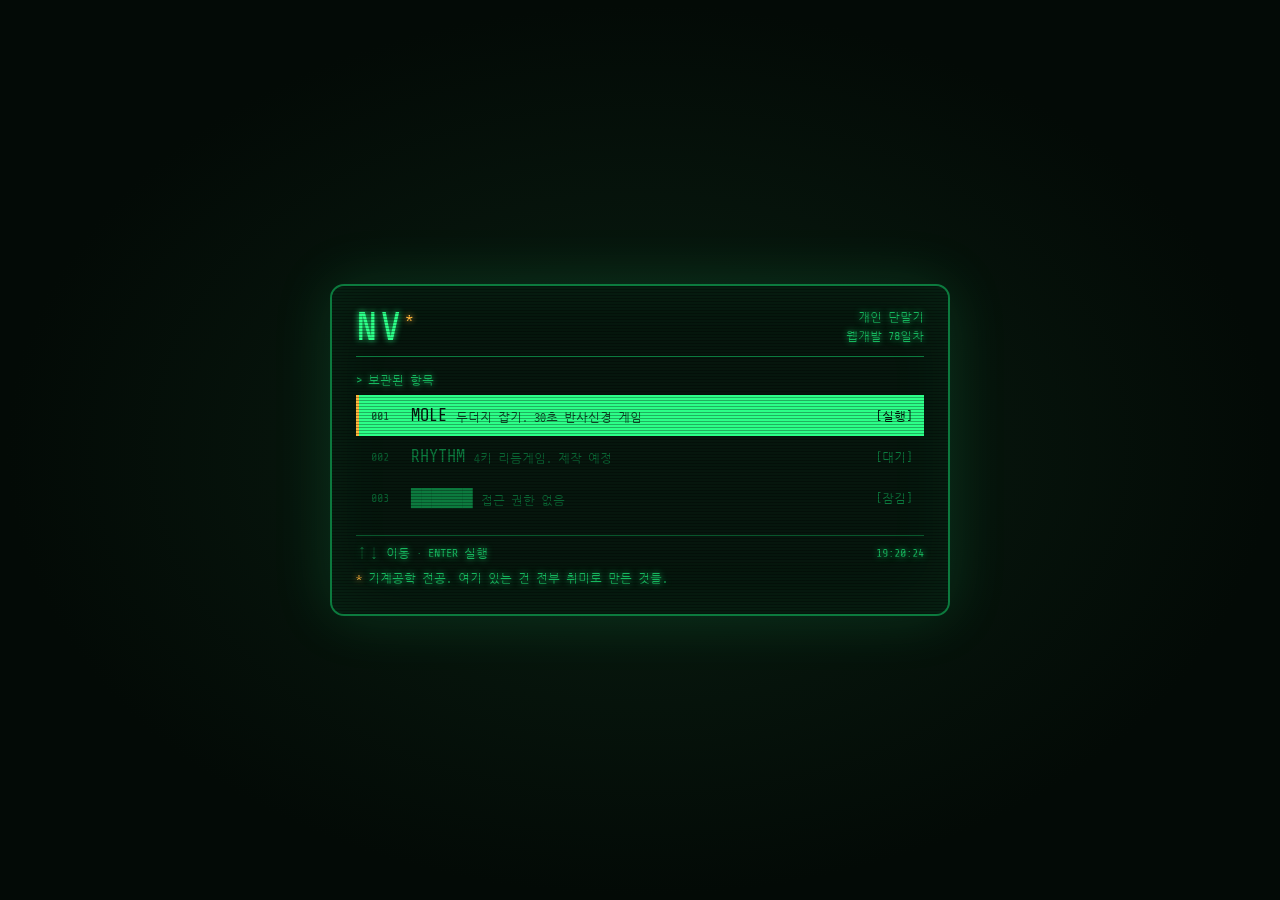
<file: index (2).html>
<!DOCTYPE html>
<html lang="ko">
<head>
<meta charset="utf-8">
<meta name="viewport" content="width=device-width, initial-scale=1">
<title>NV</title>
<meta property="og:title" content="NV — 개인 단말기">
<meta property="og:description" content="만든 것들 모아둔 곳">

<link rel="preconnect" href="https://fonts.googleapis.com">
<link rel="preconnect" href="https://fonts.gstatic.com" crossorigin>
<link href="https://fonts.googleapis.com/css2?family=Share+Tech+Mono&family=Nanum+Gothic+Coding:wght@400;700&display=swap" rel="stylesheet">

<style>
/* =========================================================
   색: 인광 초록 하나로 밀고, 경고/각주에만 호박색을 쓴다.
   단색 화면이라 "밝기 차이"만으로 위계를 만들어야 함.
   ========================================================= */
:root{
  --bg:#030A06;
  --screen:#06160D;
  --phos:#2CFF88;        /* 가장 밝은 초록 = 중요한 것 */
  --phos-mid:#17B85F;    /* 중간 밝기 = 보조 정보 */
  --phos-dim:#0C7A3E;    /* 어두운 초록 = 선, 배경 */
  --amber:#FFB63C;       /* 이 화면에서 유일하게 초록이 아닌 것 */
  --mono:"Share Tech Mono", "Nanum Gothic Coding", monospace;
  --kor:"Nanum Gothic Coding", "Share Tech Mono", monospace;
}

*{ box-sizing:border-box; }

html,body{ height:100%; }

body{
  margin:0;
  background:var(--bg);
  color:var(--phos);
  font-family:var(--mono);
  display:flex;
  align-items:center;
  justify-content:center;
  padding:16px;
  /* 화면 가장자리를 어둡게 = CRT 비네팅 */
  background-image:radial-gradient(ellipse at center, #0A1F12 0%, #030A06 70%);
}

/* ---------- 단말기 화면 ---------- */
.screen{
  position:relative;
  width:min(620px, 100%);
  background:var(--screen);
  border:2px solid var(--phos-dim);
  border-radius:14px;
  padding:22px 24px 18px;
  overflow:hidden;
  box-shadow:0 0 60px rgba(44,255,136,.14), inset 0 0 70px rgba(44,255,136,.06);
  text-shadow:0 0 6px currentColor;  /* 글자가 번지는 인광 효과의 핵심 */
}

/* 스캔라인: 1px 어두운 줄을 3px 간격으로 화면 전체에 덮는다 */
.screen::after{
  content:"";
  position:absolute;
  inset:0;
  pointer-events:none;              /* 클릭이 이 레이어에 막히면 안 됨 */
  background:repeating-linear-gradient(
    rgba(0,0,0,.30) 0 1px,
    transparent 1px 3px
  );
  animation:flicker 4s steps(60) infinite;
}
@keyframes flicker{
  0%,100%{ opacity:.55; }
  47%    { opacity:.62; }
  48%    { opacity:.38; }  /* 아주 가끔 한 번 튀는 게 진짜처럼 보임 */
  49%    { opacity:.60; }
}

/* ---------- 상단 ---------- */
.top{
  display:flex;
  align-items:flex-end;
  justify-content:space-between;
  border-bottom:1px solid var(--phos-dim);
  padding-bottom:10px;
  margin-bottom:16px;
}
.name{
  font-size:40px;
  line-height:.9;
  letter-spacing:.06em;
}
.name sup{
  font-size:16px;
  color:var(--amber);
  text-shadow:0 0 6px var(--amber);
}
.meta{
  text-align:right;
  font-size:12px;
  color:var(--phos-mid);
  line-height:1.6;
}

/* ---------- 부팅 문구 ---------- */
.boot{ font-size:13px; color:var(--phos-mid); min-height:84px; }
.boot div{ opacity:0; }
.boot div.on{ opacity:1; }

/* ---------- 목록 ---------- */
.list{ display:none; }
.list.on{ display:block; }

.head{
  font-size:12px;
  color:var(--phos-mid);
  margin-bottom:8px;
}

.item{
  display:flex;
  align-items:center;
  gap:12px;
  width:100%;
  padding:11px 12px;
  border:none;
  background:none;
  color:inherit;
  font:inherit;
  text-align:left;
  cursor:pointer;
  border-left:3px solid transparent;
}
/* 선택된 항목은 색을 반전시킨다 — 옛날 터미널이 쓰던 방식 */
.item.sel{
  background:var(--phos);
  color:var(--screen);
  border-left-color:var(--amber);
  text-shadow:none;
}
.item.locked{ color:var(--phos-dim); }
.item.locked.sel{ background:var(--phos-dim); color:var(--screen); }
.item.done{ color:var(--phos-dim); cursor:not-allowed; }

.num{ font-size:12px; opacity:.75; width:28px; flex:none; }
.body-txt{ flex:1; min-width:0; }
.t{ font-size:17px; }
.d{ font-size:12px; opacity:.8; font-family:var(--kor); margin-top:2px; }
.tag{ font-size:12px; flex:none; }

/* ---------- 하단 ---------- */
.bottom{
  margin-top:16px;
  padding-top:10px;
  border-top:1px solid var(--phos-dim);
  display:flex;
  justify-content:space-between;
  align-items:center;
  gap:12px;
  font-size:12px;
  color:var(--phos-mid);
  flex-wrap:wrap;
}
.note{
  margin-top:12px;
  font-family:var(--kor);
  font-size:12px;
  color:var(--phos-mid);
}
.note b{ color:var(--amber); font-weight:400; text-shadow:0 0 6px var(--amber); }

/* 깜빡이는 커서 */
.cur{ animation:blink 1.1s steps(1) infinite; }
@keyframes blink{ 50%{ opacity:0; } }

/* 움직임을 줄여달라고 설정한 사람에겐 전부 끈다 */
@media (prefers-reduced-motion: reduce){
  .screen::after, .cur{ animation:none; }
}

@media (max-width:420px){
  .name{ font-size:32px; }
  .t{ font-size:15px; }
}
</style>
</head>
<body>

<main class="screen">

  <div class="top">
    <div class="name">NV<sup>*</sup></div>
    <div class="meta">
      개인 단말기<br>
      <span id="uptime">웹개발 1일차</span>
    </div>
  </div>

  <!-- 켜지자마자 지나가는 부팅 문구 -->
  <div class="boot" id="boot">
    <div>&gt; 전원 공급 ... 정상</div>
    <div>&gt; 저장 장치 연결 ... 정상</div>
    <div>&gt; 사용자 인증 ... 승인됨</div>
    <div>&gt; 목록 불러오는 중<span class="cur">_</span></div>
  </div>

  <!-- 부팅이 끝나면 나타나는 실제 내용 -->
  <div class="list" id="list">
    <div class="head">&gt; 보관된 항목</div>

    <button class="item" data-go="game.html">
      <span class="num">001</span>
      <span class="body-txt">
        <span class="t">MOLE</span>
        <span class="d">두더지 잡기. 30초 반사신경 게임</span>
      </span>
      <span class="tag">[실행]</span>
    </button>

    <button class="item done" disabled>
      <span class="num">002</span>
      <span class="body-txt">
        <span class="t">RHYTHM</span>
        <span class="d">4키 리듬게임. 제작 예정</span>
      </span>
      <span class="tag">[대기]</span>
    </button>

    <button class="item locked" data-go="schedule.html">
      <span class="num">003</span>
      <span class="body-txt">
        <span class="t">██████</span>
        <span class="d">접근 권한 없음</span>
      </span>
      <span class="tag">[잠김]</span>
    </button>

    <div class="bottom">
      <span>↑↓ 이동 · ENTER 실행</span>
      <span id="clock">--:--:--</span>
    </div>
  </div>

  <p class="note"><b>*</b> 기계공학 전공. 여기 있는 건 전부 취미로 만든 것들.</p>

</main>

<script>
/* =========================================================
   1) 부팅 연출 — 줄을 하나씩 켠다
   ========================================================= */
const boot  = document.getElementById('boot');
const list  = document.getElementById('list');
const lines = boot.querySelectorAll('div');

// 움직임 줄이기를 켠 사람은 연출을 건너뛴다
const noMotion = window.matchMedia('(prefers-reduced-motion: reduce)').matches;

function finishBoot(){
  boot.style.display = 'none';
  list.classList.add('on');
}

if(noMotion){
  lines.forEach(l => l.classList.add('on'));
  finishBoot();
}else{
  lines.forEach((line, i) => {
    setTimeout(() => line.classList.add('on'), 180 * i);
  });
  setTimeout(finishBoot, 180 * lines.length + 350);
}

// 기다리기 싫은 사람을 위해: 아무거나 누르면 바로 넘어감
function skip(){ if(!list.classList.contains('on')) finishBoot(); }
document.addEventListener('keydown', skip, { once:true });
document.addEventListener('pointerdown', skip, { once:true });


/* =========================================================
   2) 목록 — 키보드로 위아래 이동
   ========================================================= */
const items = Array.from(document.querySelectorAll('.item:not([disabled])'));
let sel = 0;

function draw(){
  document.querySelectorAll('.item').forEach(el => el.classList.remove('sel'));
  items[sel].classList.add('sel');
}
draw();

function move(step){
  sel = (sel + step + items.length) % items.length;  // 끝에서 반대편으로 돌아감
  draw();
}

function open(){
  const url = items[sel].dataset.go;
  if(url) window.location.href = url;
}

document.addEventListener('keydown', e => {
  if(e.key === 'ArrowDown' || e.key === 's'){ e.preventDefault(); move(1); }
  if(e.key === 'ArrowUp'   || e.key === 'w'){ e.preventDefault(); move(-1); }
  if(e.key === 'Enter'){ open(); }
});

// 마우스와 터치도 당연히 되게
items.forEach((el, i) => {
  el.addEventListener('mouseenter', () => { sel = i; draw(); });
  el.addEventListener('click', () => { sel = i; open(); });
});


/* =========================================================
   3) 시계와 날짜 계산
   ========================================================= */
const START = new Date(2026, 8, 18);   // 웹개발 시작한 날 (월은 0부터라 8 = 9월)

function tick(){
  const now = new Date();
  document.getElementById('clock').textContent =
    now.toTimeString().slice(0, 8);

  const days = Math.floor((now - START) / 86400000) + 1;
  document.getElementById('uptime').textContent = '웹개발 ' + days + '일차';
}
tick();
setInterval(tick, 1000);
</script>
</body>
</html>
</file>
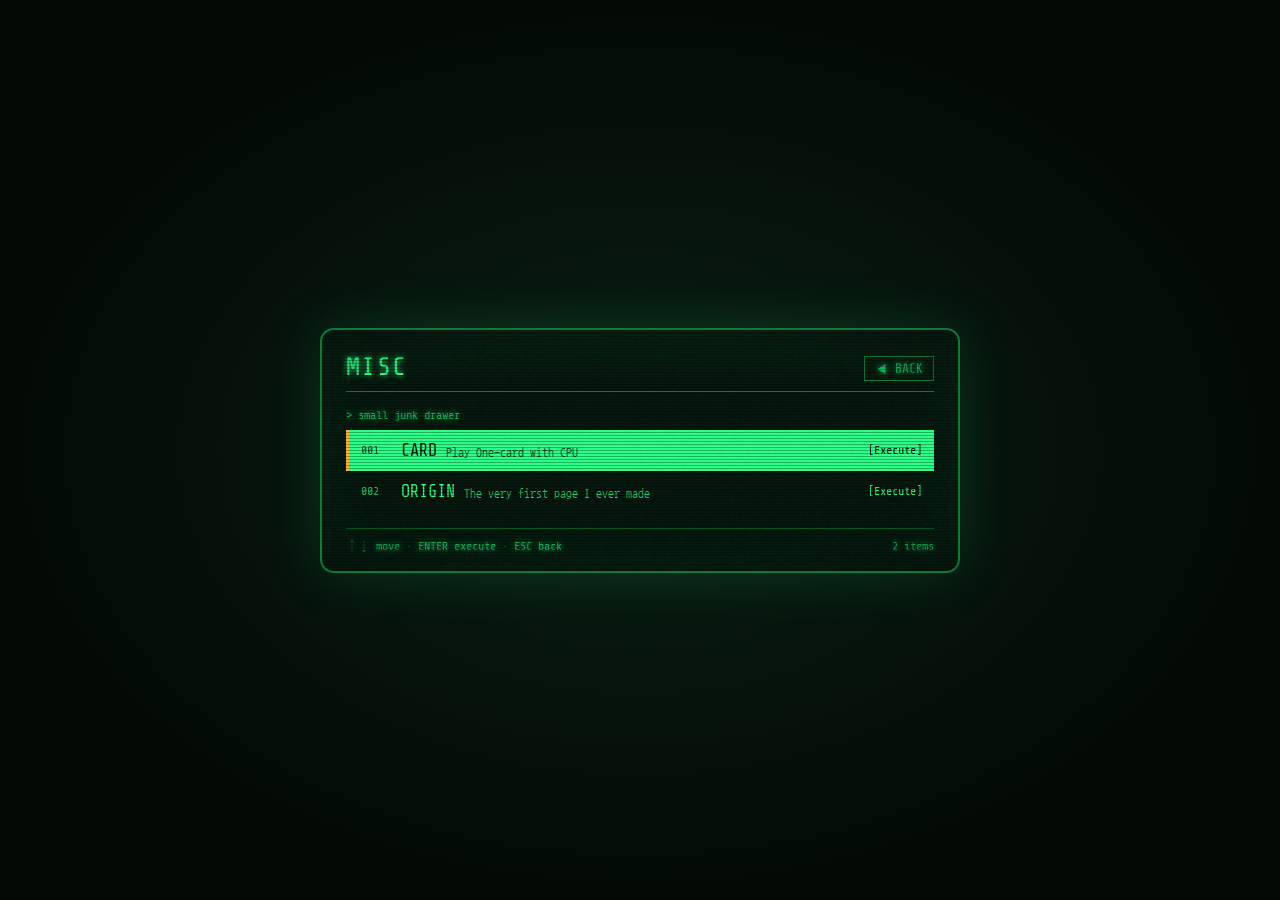
<file: misc.html>
<!DOCTYPE html>
<html lang="ko">
<head>
<meta charset="utf-8">
<meta name="viewport" content="width=device-width, initial-scale=1">
<title>NV / MISC</title>
<meta property="og:title" content="NV — Misc">
<meta property="og:description" content="random small junk">

<link rel="preconnect" href="https://fonts.googleapis.com">
<link rel="preconnect" href="https://fonts.gstatic.com" crossorigin>
<link href="https://fonts.googleapis.com/css2?family=Share+Tech+Mono&family=Nanum+Gothic+Coding:wght@400;700&display=swap" rel="stylesheet">

<!-- 공통 스타일 -->
<link rel="stylesheet" href="style.css?v=3">

<!-- CRT 지직 효과 -->
<script src="fx.js?v=1" defer></script>

<!-- 이 페이지는 따로 쓰는 스타일이 없다.
     목록 모양이 전부 style.css 에서 오기 때문. -->
</head>
<body>

<main class="screen">

  <div class="top">
    <div class="ttl">MISC</div>
    <a class="back" href="index.html">◀ BACK</a>
  </div>

  <div class="head">&gt; small junk drawer</div>

  <!-- ★ 칸 추가하는 법
       아래 <button> 덩어리 하나를 통째로 복사해서
       data-go(갈 곳) / 번호 / 제목 / 설명 네 군데만 바꾸면 된다.
       아직 안 만든 건 class 에 done 을 넣고 disabled 를 붙여두면
       회색으로 잠긴 채 목록에 남는다. -->

  <button class="item" data-go="onecard.html">
    <span class="num">001</span>
    <span class="body-txt">
      <span class="t">CARD</span>
      <span class="d">Play One-card with CPU</span>
    </span>
    <span class="tag">[Execute]</span>
  </button>

  <button class="item" data-go="firstthing.html">
    <span class="num">002</span>
    <span class="body-txt">
      <span class="t">ORIGIN</span>
      <span class="d">The very first page I ever made</span>
    </span>
    <span class="tag">[Execute]</span>
  </button>

  <div class="bottom">
    <span>↑↓ move · ENTER execute · ESC back</span>
    <span id="count">--</span>
  </div>

</main>

<script>
/* =========================================================
   목록 조작.
   홈과 같은 방식이지만 부팅 연출이 없어서 훨씬 짧다.
   ========================================================= */
const items = Array.from(document.querySelectorAll('.item:not([disabled])'));
let sel = 0;

function draw(){
  document.querySelectorAll('.item').forEach(el => el.classList.remove('sel'));
  if(items.length) items[sel].classList.add('sel');
}

function move(step){
  if(!items.length) return;
  sel = (sel + step + items.length) % items.length;
  draw();
}

function openSelected(){
  if(!items.length) return;
  const url = items[sel].dataset.go;
  if(url) window.location.href = url;
}

document.addEventListener('keydown', e => {
  if(e.key === 'ArrowDown' || e.key === 's'){ e.preventDefault(); move(1); }
  if(e.key === 'ArrowUp'   || e.key === 'w'){ e.preventDefault(); move(-1); }
  if(e.key === 'Enter'){ openSelected(); }
  if(e.key === 'Escape'){ window.location.href = 'index.html'; }
});

items.forEach((el, i) => {
  el.addEventListener('mouseenter', () => { sel = i; draw(); });
  el.addEventListener('click', () => { sel = i; openSelected(); });
});

/* 아래 상태줄에 항목 개수를 표시.
   칸을 추가해도 숫자를 따로 고칠 필요가 없게 세어서 쓴다. */
document.getElementById('count').textContent =
  document.querySelectorAll('.item').length + ' items';

draw();
</script>
</body>
</html>
</file>
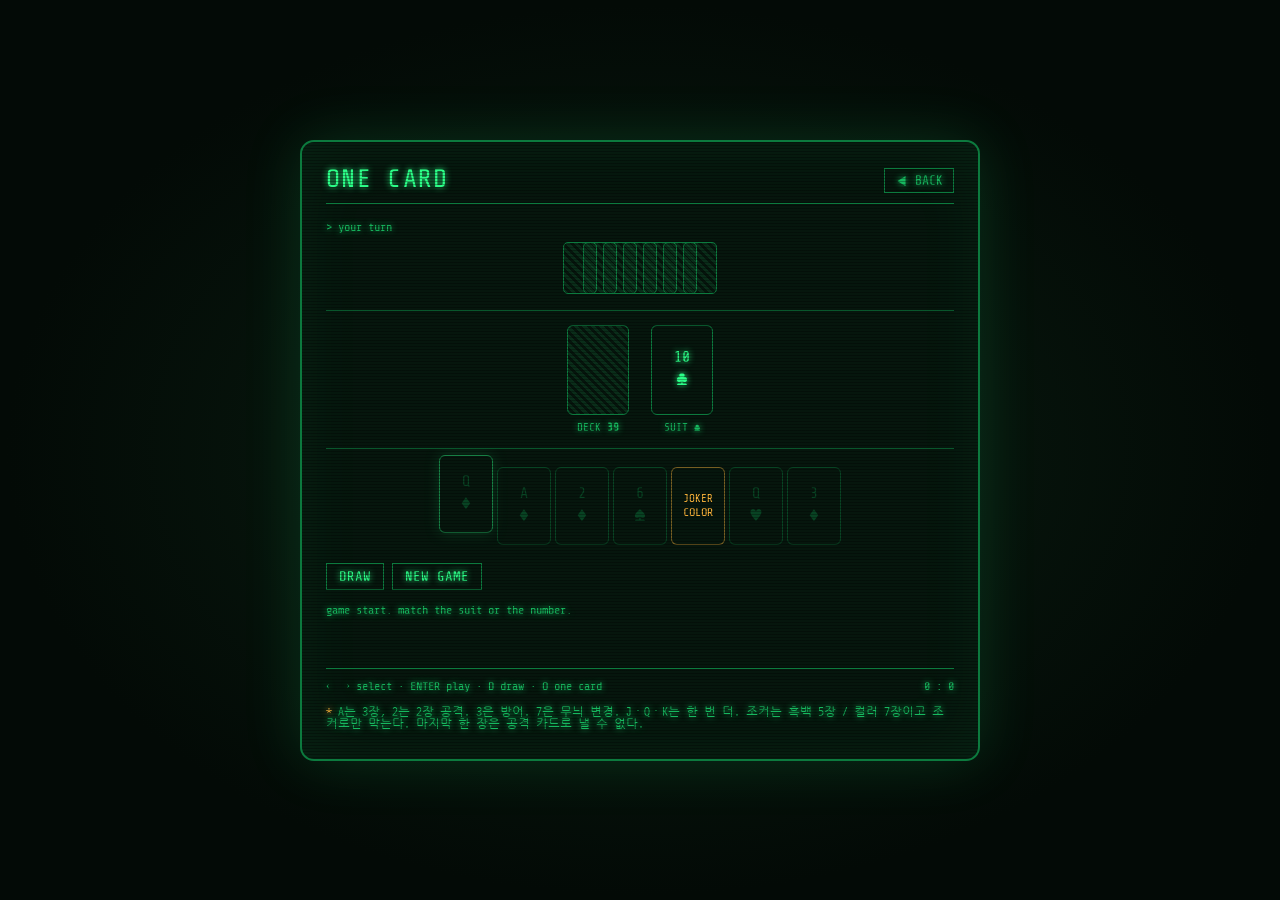
<file: onecard.html>
<!DOCTYPE html>
<html lang="en">
<head>
<meta charset="utf-8">
<meta name="viewport" content="width=device-width, initial-scale=1">
<title>NV / ONE CARD</title>
<meta property="og:title" content="NV — One Card">
<meta property="og:description" content="play one card against the machine">

<link rel="preconnect" href="https://fonts.googleapis.com">
<link rel="preconnect" href="https://fonts.gstatic.com" crossorigin>
<link href="https://fonts.googleapis.com/css2?family=Share+Tech+Mono&family=Nanum+Gothic+Coding:wght@400;700&display=swap" rel="stylesheet">

<link rel="stylesheet" href="style.css?v=3">

<style>
/* 이 페이지에서만 쓰는 것들 */

.screen{ width:min(680px, 100%); }

/* ---------- 상대 손패 ---------- */
.cpu{
  display:flex;
  justify-content:center;
  min-height:56px;
  margin-bottom:12px;
}
.cardback{
  width:34px; height:52px;
  border:1px solid var(--phos-dim);
  border-radius:5px;
  background:repeating-linear-gradient(45deg,
    rgba(44,255,136,.10) 0 3px, transparent 3px 6px);
  flex:none;
}
.cpu .cardback:not(:first-child){ margin-left:-14px; }

/* ---------- 가운데 판 ---------- */
.table{
  display:flex;
  align-items:center;
  justify-content:center;
  gap:22px;
  padding:14px 0;
  border-top:1px solid var(--phos-dim);
  border-bottom:1px solid var(--phos-dim);
}
.pile{ text-align:center; font-size:11px; color:var(--phos-mid); }
.pile .cap{ display:block; margin-top:6px; }
.deckback{
  width:62px; height:90px;
  margin:0 auto;
  border:1px solid var(--phos-dim);
  border-radius:6px;
  background:repeating-linear-gradient(45deg,
    rgba(44,255,136,.10) 0 3px, transparent 3px 6px);
}

/* ---------- 카드 ---------- */
.card{
  width:54px; height:78px;
  flex:none;
  border:1px solid var(--phos-dim);
  border-radius:6px;
  background:var(--screen);
  color:var(--phos);
  font:inherit;
  cursor:pointer;
  padding:0;
  display:flex;
  flex-direction:column;
  align-items:center;
  justify-content:center;
  gap:2px;
  transition:transform .12s;
}
.card .r{ font-size:15px; line-height:1; }
.card .s{ font-size:22px; line-height:1; }
.card.red{ color:var(--amber); border-color:rgba(255,182,60,.45); }
.card.jk{ color:var(--amber); border-color:rgba(255,182,60,.45); }
.card.jk .r{ font-size:11px; }
.card.jk .s{ font-size:12px; }
.card.big{ width:62px; height:90px; cursor:default; }

/* 지금 낼 수 없는 카드는 어둡게 */
.card.dim{ color:var(--phos-dim); border-color:var(--phos-dim); opacity:.45; }

/* 커서가 놓인 카드는 위로 뜬다 */
.card.sel{
  transform:translateY(-12px);
  border-color:var(--phos);
  box-shadow:0 0 14px rgba(44,255,136,.35);
}

/* ---------- 내 손패 ---------- */
.hand{
  display:flex;
  justify-content:center;
  gap:4px;
  padding:18px 2px 6px;
  overflow-x:auto;
  min-height:110px;
}

/* ---------- 조작 줄 ---------- */
.ctrl{
  display:flex;
  gap:8px;
  align-items:center;
  flex-wrap:wrap;
  margin-top:4px;
}
.callbtn{
  display:none;
  margin-left:auto;
  border-color:var(--amber);
  color:var(--amber);
}
.callbtn.on{ display:inline-block; animation:pulse .6s ease-in-out infinite alternate; }
@keyframes pulse{ to{ box-shadow:0 0 16px rgba(255,182,60,.6); } }

/* ---------- 무늬 고르기 ---------- */
.ask{
  display:none;
  align-items:center;
  gap:8px;
  margin-top:10px;
  flex-wrap:wrap;
  font-size:12px;
  color:var(--phos-mid);
}
.ask.on{ display:flex; }

/* ---------- 알림줄 ---------- */
.log{
  min-height:52px;
  font-size:12px;
  color:var(--phos-mid);
  line-height:1.7;
  margin-top:10px;
}
.log .hot{ color:var(--amber); text-shadow:0 0 6px var(--amber); }

@media (prefers-reduced-motion: reduce){
  .card{ transition:none; }
  .callbtn.on{ animation:none; }
}

@media (max-width:520px){
  .card{ width:44px; height:64px; }
  .card .r{ font-size:13px; }
  .card .s{ font-size:18px; }
  .card.big{ width:54px; height:78px; }
  .hand{ justify-content:flex-start; }
}
</style>
</head>
<body>

<main class="screen">

  <div class="top">
    <div class="ttl">ONE CARD</div>
    <a class="back" href="misc.html">◀ BACK</a>
  </div>

  <div class="head">&gt; <span id="status">your turn</span></div>

  <!-- 상대 손패 (뒷면만 보인다) -->
  <div class="cpu" id="cpuHand"></div>

  <!-- 덱 / 버린 패 / 현재 무늬 -->
  <div class="table">
    <div class="pile">
      <div class="deckback"></div>
      <span class="cap">DECK <b id="deckCount">0</b></span>
    </div>
    <div class="pile">
      <div id="topCard"></div>
      <span class="cap">SUIT <b id="curSuit">-</b></span>
    </div>
  </div>

  <!-- 내 손패 -->
  <div class="hand" id="myHand"></div>

  <div class="ctrl">
    <button class="btn" id="drawBtn">DRAW</button>
    <button class="btn" id="newBtn">NEW GAME</button>
    <button class="btn callbtn" id="callBtn">ONE CARD!</button>
  </div>

  <!-- 7 을 냈을 때 무늬 고르는 줄 -->
  <div class="ask" id="suitAsk">
    <span>pick a suit:</span>
    <button class="btn" data-suit="S">&#9824;</button>
    <button class="btn" data-suit="H">&#9829;</button>
    <button class="btn" data-suit="D">&#9830;</button>
    <button class="btn" data-suit="C">&#9827;</button>
  </div>

  <div class="log" id="log"></div>

  <div class="bottom">
    <span>&#8592;&#8594; select &middot; ENTER play &middot; D draw &middot; O one card</span>
    <span id="score">0 : 0</span>
  </div>

  <p class="note"><b>*</b> A는 3장, 2는 2장 공격. 3은 방어. 7은 무늬 변경. J·Q·K는 한 번 더. 조커는 흑백 5장 / 컬러 7장이고 조커로만 막는다. 마지막 한 장은 공격 카드로 낼 수 없다.</p>

</main>

<script>
/* =========================================================
   원카드 (2인 · 사람 vs 컴퓨터)

   룰은 지역마다 다른데 여기서는 널리 쓰이는 기본 룰로 맞췄다.
     A      상대가 3장 먹음
     2      상대가 2장 먹음
     3      공격 무효화 (조커 공격은 못 막음)
     7      다음에 낼 무늬를 내가 정함
     J, Q   상대 턴 건너뜀 = 내가 한 번 더
            (Q는 원래 방향 전환인데 2인이면 나한테 돌아오므로 결국 같음)
     K      한 장 더 냄
     조커    흑백 5장 / 컬러 7장. 조커 공격은 조커로만 대응
     공격은 누적된다. 못 막으면 쌓인 만큼 전부 먹는다.
     마지막 남은 한 장이 공격 카드면 낼 수 없다.
   ========================================================= */

/* ---------- 바꿔도 되는 값들 ---------- */
const START_CARDS = 7;      // 처음 나눠주는 장수
const CPU_DELAY   = 750;    // 컴퓨터가 생각하는 척 하는 시간(ms)
const CALL_WINDOW = 3000;   // "원카드" 외칠 수 있는 시간(ms)
const CPU_FORGETS = 0.35;   // 컴퓨터가 원카드 외치는 걸 깜빡할 확률

const SUITS = ['S', 'H', 'D', 'C'];
const SYM   = { S:'\u2660', H:'\u2665', D:'\u2666', C:'\u2663' };
const RANKS = ['A','2','3','4','5','6','7','8','9','10','J','Q','K'];
const SPECIAL = ['A','2','3','7','J','Q','K'];

/* ---------- 상태 ---------- */
let deck, discard, you, cpu;
let turn;            // 'you' 또는 'cpu'
let attack;          // 쌓인 공격 장수
let attackJoker;     // 공격 사슬에 조커가 있나 (3으로 못 막음)
let curSuit;         // 지금 맞춰야 하는 무늬. null 이면 아무거나
let curRank;         // 지금 맞춰야 하는 숫자. null 이면 아무거나
let sel = 0;         // 손패에서 고른 위치
let locked = true;   // 내 조작을 막아둘 때
let callTimer = null;
let cpuNeedsCall = false;
let win = 0, lose = 0;

const $ = function(id){ return document.getElementById(id); };

/* =========================================================
   덱 만들기
   ========================================================= */
function makeDeck(){
  const d = [];
  for(const s of SUITS){
    for(const r of RANKS){
      d.push({ s:s, r:r });
    }
  }
  d.push({ joker:'black' });
  d.push({ joker:'color' });
  return shuffle(d);
}

/* 피셔-예이츠 섞기. 뒤에서부터 임의의 앞칸과 하나씩 바꾼다. */
function shuffle(a){
  for(let i = a.length - 1; i > 0; i--){
    const j = Math.floor(Math.random() * (i + 1));
    const t = a[i]; a[i] = a[j]; a[j] = t;
  }
  return a;
}

function isAttack(c){
  return !!c.joker || c.r === 'A' || c.r === '2';
}

function attackValue(c){
  if(c.joker) return c.joker === 'color' ? 7 : 5;
  if(c.r === 'A') return 3;
  if(c.r === '2') return 2;
  return 0;
}

/* 덱이 비면 버린 패를 맨 위 한 장만 남기고 다시 섞는다 */
function drawOne(){
  if(!deck.length){
    if(discard.length <= 1) return null;
    const top = discard.pop();
    deck = shuffle(discard);
    discard = [top];
  }
  return deck.pop();
}

function give(hand, n){
  for(let i = 0; i < n; i++){
    const c = drawOne();
    if(c) hand.push(c);
  }
}

/* =========================================================
   지금 낼 수 있는 카드인가
   규칙 판단이 전부 여기 모여 있다.
   화면에서 어둡게 표시하는 것도 이 함수를 그대로 쓴다.
   ========================================================= */
function canPlay(c, hand){
  if(hand.length === 1 && isAttack(c)) return false;   // 마지막 한 장 규칙

  if(attack > 0){
    if(attackJoker) return !!c.joker;                  // 조커 공격은 조커로만
    if(c.joker) return true;                           // 지원 공격
    return c.r === 'A' || c.r === '2' || c.r === '3';
  }

  if(c.joker) return true;
  if(curSuit === null && curRank === null) return true;
  return c.s === curSuit || c.r === curRank;
}

/* =========================================================
   화면 그리기
   ========================================================= */
function cardEl(c, big){
  const el = document.createElement(big ? 'div' : 'button');
  el.className = 'card' + (big ? ' big' : '');

  const r = document.createElement('span');
  const s = document.createElement('span');
  r.className = 'r';
  s.className = 's';

  if(c.joker){
    el.classList.add('jk');
    r.textContent = 'JOKER';
    s.textContent = c.joker === 'color' ? 'COLOR' : 'BLACK';
  }else{
    if(c.s === 'H' || c.s === 'D') el.classList.add('red');
    r.textContent = c.r;
    s.textContent = SYM[c.s];
  }

  el.appendChild(r);
  el.appendChild(s);
  return el;
}

function render(){
  /* 상대 손패는 뒷면만 */
  const cpuBox = $('cpuHand');
  cpuBox.innerHTML = '';
  for(let i = 0; i < cpu.length; i++){
    const b = document.createElement('div');
    b.className = 'cardback';
    cpuBox.appendChild(b);
  }

  /* 가운데 */
  $('deckCount').textContent = deck.length;
  const topBox = $('topCard');
  topBox.innerHTML = '';
  topBox.appendChild(cardEl(discard[discard.length - 1], true));
  $('curSuit').textContent = curSuit ? SYM[curSuit] : 'ANY';

  /* 내 손패 */
  const handBox = $('myHand');
  handBox.innerHTML = '';
  if(sel >= you.length) sel = Math.max(0, you.length - 1);

  you.forEach(function(c, i){
    const el = cardEl(c);
    if(!canPlay(c, you)) el.classList.add('dim');
    if(i === sel) el.classList.add('sel');
    el.addEventListener('click', function(){
      sel = i;
      render();
      tryPlay();
    });
    handBox.appendChild(el);
  });

  $('score').textContent = win + ' : ' + lose;

  $('status').textContent = attack > 0
    ? 'ATTACK ' + attack + ' incoming'
    : (turn === 'you' ? 'your turn' : 'opponent thinking...');
}

let logLines = [];
function say(text, hot){
  const line = document.createElement('div');
  if(hot) line.className = 'hot';
  line.textContent = text;
  logLines.push(line);
  if(logLines.length > 3) logLines.shift();

  const box = $('log');
  box.innerHTML = '';
  logLines.forEach(function(l){ box.appendChild(l); });
}

function nameOf(c){
  if(c.joker) return c.joker === 'color' ? 'COLOR JOKER' : 'BLACK JOKER';
  return c.r + SYM[c.s];
}

/* =========================================================
   한 판 시작
   ========================================================= */
function newGame(){
  deck = makeDeck();
  discard = [];
  you = [];
  cpu = [];
  attack = 0;
  attackJoker = false;
  cpuNeedsCall = false;
  clearTimeout(callTimer);
  $('callBtn').classList.remove('on');
  $('suitAsk').classList.remove('on');
  logLines = [];
  $('log').innerHTML = '';

  give(you, START_CARDS);
  give(cpu, START_CARDS);

  /* 첫 장은 특수 카드가 아닌 걸로 고른다 */
  let first = drawOne();
  while(first && (first.joker || SPECIAL.indexOf(first.r) !== -1)){
    deck.unshift(first);
    first = drawOne();
  }
  discard = [first];
  curSuit = first.s;
  curRank = first.r;

  turn = 'you';
  locked = false;
  sel = 0;
  say('game start. match the suit or the number.');
  render();
}

/* =========================================================
   내 차례
   ========================================================= */
function tryPlay(){
  if(locked || turn !== 'you') return;
  const c = you[sel];
  if(!c) return;

  if(!canPlay(c, you)){
    if(you.length === 1 && isAttack(c)){
      say('마지막 한 장은 공격 카드로 낼 수 없다.', true);
    }
    return;
  }
  playCard(you, c, 'you');
}

function drawTurn(){
  if(locked || turn !== 'you') return;

  if(attack > 0){
    give(you, attack);
    say('you take ' + attack + ' cards.', true);
    attack = 0;
    attackJoker = false;
    /* 조커를 맞고 나면 무늬 제약이 풀린다 */
    if(discard[discard.length - 1].joker){ curSuit = null; curRank = null; }
  }else{
    give(you, 1);
    say('you draw 1.');
  }
  endTurn('cpu');
}

/* =========================================================
   카드 한 장 내기 (사람과 컴퓨터가 같이 쓴다)
   ========================================================= */
function playCard(hand, c, who){
  hand.splice(hand.indexOf(c), 1);
  discard.push(c);
  say((who === 'you' ? 'you play ' : 'opponent plays ') + nameOf(c));

  curRank = c.joker ? null : c.r;
  curSuit = c.joker ? null : c.s;

  let again = false;

  if(c.joker){
    attack += attackValue(c);
    attackJoker = true;
  }else if(c.r === 'A' || c.r === '2'){
    attack += attackValue(c);
  }else if(c.r === '3' && attack > 0){
    say('attack blocked.', true);
    attack = 0;
    attackJoker = false;
  }else if(c.r === 'J' || c.r === 'Q'){
    again = true;
    say(who === 'you' ? 'opponent skipped.' : 'your turn skipped.', true);
  }else if(c.r === 'K'){
    again = true;
  }else if(c.r === '7'){
    if(who === 'you'){
      locked = true;
      $('suitAsk').classList.add('on');
      render();
      return;                       // 무늬를 고를 때까지 여기서 멈춘다
    }
    curSuit = cpuPickSuit();
    say('opponent calls ' + SYM[curSuit] + '.', true);
  }

  afterPlay(hand, who, again);
}

function afterPlay(hand, who, again){
  render();

  /* 손패를 다 털었으면 끝 */
  if(hand.length === 0){
    locked = true;
    clearTimeout(callTimer);
    $('callBtn').classList.remove('on');
    if(who === 'you'){ win++; say('YOU WIN.', true); }
    else{ lose++; say('YOU LOSE.', true); }
    $('status').textContent = 'press NEW GAME';
    render();
    return;
  }

  /* 한 장 남았으면 원카드 */
  if(hand.length === 1) startCall(who);

  if(again){
    if(who === 'you'){
      turn = 'you';
      locked = false;
      render();
    }else{
      setTimeout(cpuTurn, CPU_DELAY);
    }
    return;
  }
  endTurn(who === 'you' ? 'cpu' : 'you');
}

function endTurn(next){
  turn = next;
  if(next === 'cpu'){
    locked = true;
    render();
    setTimeout(cpuTurn, CPU_DELAY);
  }else{
    locked = false;
    render();
  }
}

/* =========================================================
   원카드 외치기
   ========================================================= */
function startCall(who){
  clearTimeout(callTimer);

  if(who === 'you'){
    cpuNeedsCall = false;
    $('callBtn').classList.add('on');
    say('one card. call it, fast.', true);
    callTimer = setTimeout(function(){
      $('callBtn').classList.remove('on');
      give(you, 1);
      say('too slow. opponent called it first. +1 card', true);
      render();
    }, CALL_WINDOW);
    return;
  }

  /* 컴퓨터도 가끔 깜빡한다. 그때 내가 먼저 누르면 상대가 먹는다. */
  if(Math.random() < CPU_FORGETS){
    cpuNeedsCall = true;
    $('callBtn').classList.add('on');
    callTimer = setTimeout(function(){
      cpuNeedsCall = false;
      $('callBtn').classList.remove('on');
    }, CALL_WINDOW);
  }else{
    say('opponent: ONE CARD.', true);
  }
}

function callOneCard(){
  if(cpuNeedsCall){
    cpuNeedsCall = false;
    clearTimeout(callTimer);
    $('callBtn').classList.remove('on');
    give(cpu, 1);
    say('you caught them. opponent takes 1.', true);
    render();
    return;
  }
  if(you.length === 1 && $('callBtn').classList.contains('on')){
    clearTimeout(callTimer);
    $('callBtn').classList.remove('on');
    say('ONE CARD declared.', true);
  }
}

/* =========================================================
   컴퓨터 차례
   ========================================================= */
function cpuPickSuit(){
  /* 자기가 제일 많이 가진 무늬를 부른다 */
  const count = { S:0, H:0, D:0, C:0 };
  cpu.forEach(function(c){ if(c.s) count[c.s]++; });
  return SUITS.reduce(function(a, b){ return count[a] >= count[b] ? a : b; });
}

function findBy(list, test){
  for(const c of list){ if(test(c)) return c; }
  return null;
}

function cpuTurn(){
  if(turn !== 'cpu') return;

  const playable = cpu.filter(function(c){ return canPlay(c, cpu); });

  if(!playable.length){
    if(attack > 0){
      give(cpu, attack);
      say('opponent takes ' + attack + ' cards.', true);
      attack = 0;
      attackJoker = false;
      if(discard[discard.length - 1].joker){ curSuit = null; curRank = null; }
    }else{
      give(cpu, 1);
      say('opponent draws 1.');
    }
    endTurn('you');
    return;
  }

  let pick = null;
  const block = findBy(playable, function(c){ return c.r === '3'; });

  if(attack > 0){
    /* 공격이 크면 막고, 작으면 되받아친다 */
    if(block && attack >= 5){
      pick = block;
    }else{
      pick = findBy(playable, function(c){ return !!c.joker; })
          || findBy(playable, function(c){ return c.r === 'A'; })
          || findBy(playable, function(c){ return c.r === '2'; })
          || block;
    }
  }else if(you.length <= 2){
    /* 상대가 코앞이면 공격부터 */
    pick = findBy(playable, function(c){ return !!c.joker; })
        || findBy(playable, function(c){ return c.r === 'A'; })
        || findBy(playable, function(c){ return c.r === '2'; })
        || findBy(playable, function(c){ return ['J','Q','K'].indexOf(c.r) !== -1; });
  }

  if(!pick){
    /* 평소엔 평범한 카드부터 털고 특수 카드는 아껴둔다 */
    pick = findBy(playable, function(c){
      return !c.joker && SPECIAL.indexOf(c.r) === -1;
    }) || playable[0];
  }

  playCard(cpu, pick, 'cpu');
}

/* =========================================================
   조작
   ========================================================= */
$('drawBtn').addEventListener('click', drawTurn);
$('newBtn').addEventListener('click', newGame);
$('callBtn').addEventListener('click', callOneCard);

document.querySelectorAll('#suitAsk .btn').forEach(function(b){
  b.addEventListener('click', function(){
    curSuit = b.dataset.suit;
    $('suitAsk').classList.remove('on');
    say('you call ' + SYM[curSuit] + '.', true);
    locked = false;
    afterPlay(you, 'you', false);
  });
});

document.addEventListener('keydown', function(e){
  if(e.key === 'o' || e.key === 'O'){ callOneCard(); return; }
  if(locked || turn !== 'you') return;

  if(e.key === 'ArrowRight'){ e.preventDefault(); sel = Math.min(you.length - 1, sel + 1); render(); }
  if(e.key === 'ArrowLeft'){  e.preventDefault(); sel = Math.max(0, sel - 1); render(); }
  if(e.key === 'Enter'){      e.preventDefault(); tryPlay(); }
  if(e.key === 'd' || e.key === 'D'){ drawTurn(); }
});

newGame();
</script>
</body>
</html>
</file>
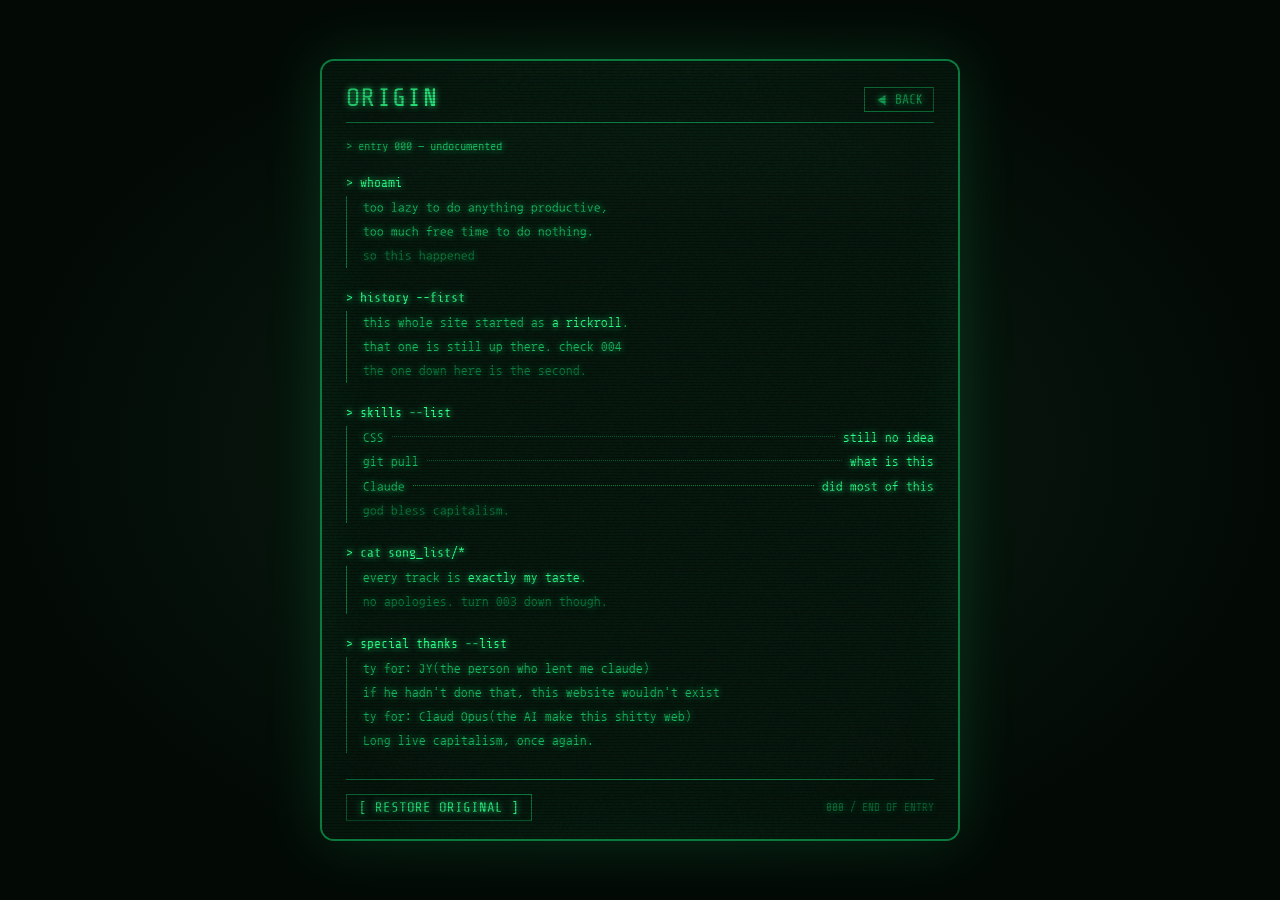
<file: origin.html>
<!DOCTYPE html>
<html lang="ko">
<head>
<meta charset="utf-8">
<meta name="viewport" content="width=device-width, initial-scale=1">
<title>NV / ORIGIN</title>
<meta property="og:title" content="NV — ORIGIN">
<meta property="og:description" content="entry 000">

<link rel="preconnect" href="https://fonts.googleapis.com">
<link rel="preconnect" href="https://fonts.gstatic.com" crossorigin>
<link href="https://fonts.googleapis.com/css2?family=Share+Tech+Mono&family=Nanum+Gothic+Coding:wght@400;700&display=swap" rel="stylesheet">

<link rel="stylesheet" href="style.css?v=3">
<script src="fx.js?v=1" defer></script>

<style>
/* 이 페이지에서만 쓰는 것들 */

/* 명령어 줄. 목록의 > 표시와 톤을 맞춘다 */
.cmd{
  margin-top:22px;
  font-size:13px;
  color:var(--phos);
}
.cmd:first-of-type{ margin-top:14px; }

/* 명령어 아래 붙는 내용. 들여쓰기로 계층을 만든다 */
.out{
  margin:6px 0 0;
  padding-left:16px;
  border-left:1px solid var(--phos-dim);
  font-family:var(--kor);
  font-size:13px;
  line-height:1.85;
  color:var(--phos-mid);
}
.out b{ color:var(--phos); font-weight:400; }      /* 강조는 굵기 말고 밝기로 */
.out .dim{ color:var(--phos-dim); }

/* 점선으로 이어지는 목록 (skills 칸) */
.kv{ display:flex; gap:8px; align-items:baseline; }
.kv .k{ flex:none; }
.kv .dots{
  flex:1;
  border-bottom:1px dotted var(--phos-dim);
  transform:translateY(-4px);
}
.kv .v{ flex:none; color:var(--phos); }

/* 공통 .btn 은 <button> 기준이라 display 가 없다.
   <a> 에 그대로 쓰면 위아래 padding 이 무시돼서 납작해진다. */
a.btn{
  display:inline-block;
  text-decoration:none;
}

/* 맨 아래 줄 */
.tail{
  margin-top:26px;
  padding-top:14px;
  border-top:1px solid var(--phos-dim);
  display:flex;
  align-items:center;
  justify-content:space-between;
  gap:12px;
  flex-wrap:wrap;
}

@media (max-width:520px){
  .out{ font-size:12px; }
}
</style>
</head>
<body>

<main class="screen">

  <div class="top">
    <div class="ttl">ORIGIN</div>
    <a class="back" href="index.html">◀ BACK</a>
  </div>

  <div class="head">&gt; entry 000 — undocumented</div>

  <!-- =========================================================
       ★ 글은 여기부터 아래까지가 전부다. 마음대로 고쳐라.
         .cmd  = 초록색 명령어 줄
         .out  = 그 아래 들여쓰기된 내용
         <b>   = 한 단계 밝게 (강조)
         .dim  = 한 단계 어둡게 (덜 중요한 것)
       ========================================================= -->

  <div class="cmd">&gt; whoami</div>
  <div class="out">
    too lazy to do anything productive,<br>
    too much free time to do nothing.<br>
    <span class="dim">so this happened</span>
  </div>

  <div class="cmd">&gt; history --first</div>
  <div class="out">
    this whole site started as <b>a rickroll</b>.<br>
    that one is still up there. check 004<br>
    <span class="dim">the one down here is the second.</span>
  </div>

  <div class="cmd">&gt; skills --list</div>
  <div class="out">
    <div class="kv"><span class="k">CSS</span><span class="dots"></span><span class="v">still no idea</span></div>
    <div class="kv"><span class="k">git pull</span><span class="dots"></span><span class="v">what is this</span></div>
    <div class="kv"><span class="k">Claude</span><span class="dots"></span><span class="v">did most of this</span></div>
    <span class="dim">god bless capitalism.</span>
  </div>

  <div class="cmd">&gt; cat song_list/*</div>
  <div class="out">
    every track is <b>exactly my taste</b>.<br>
    <span class="dim">no apologies. turn 003 down though.</span>
  </div>

   <div class="cmd">&gt; special thanks --list</div>
   <div class="out">
    ty for: JY(the person who lent me claude)<br>
    if he hadn't done that, this website wouldn't exist<br>

    ty for: Claud Opus(the AI make this shitty web)<br>
    Long live capitalism, once again.
  </div>

  <div class="tail">
    <!-- ★ 두 번째 릭롤. 여기가 그 "두 번째"다. -->
    <a class="btn" href="https://www.youtube.com/watch?v=dQw4w9WgXcQ">[ RESTORE ORIGINAL ]</a>
    <span class="dim" style="font-size:11px;color:var(--phos-dim)">000 / END OF ENTRY</span>
  </div>

</main>

</body>
</html>
</file>
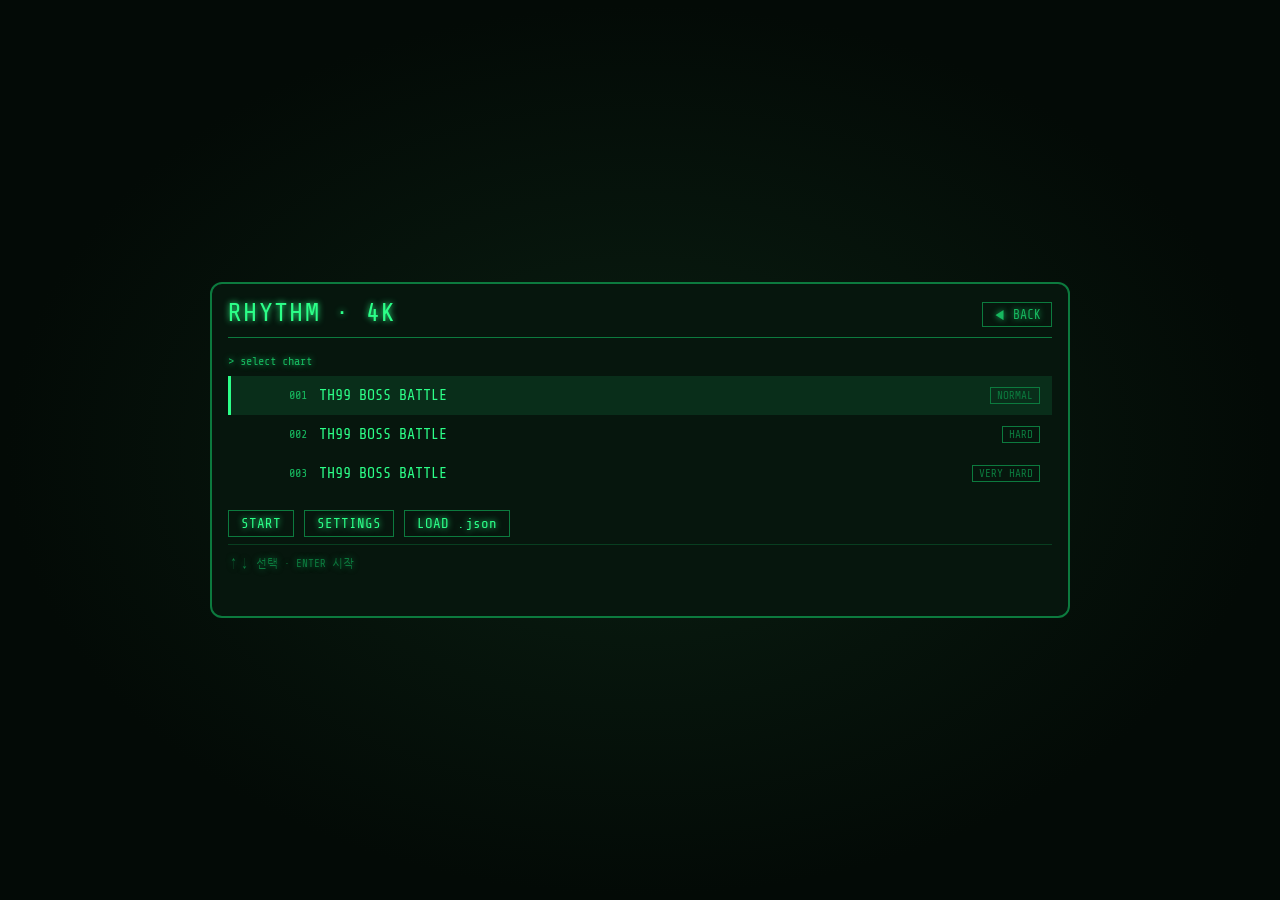
<file: rhythm.html>
<!DOCTYPE html>
<html lang="ko">
<head>
<meta charset="utf-8">
<meta name="viewport" content="width=device-width, initial-scale=1">
<title>NV / RHYTHM</title>
<meta property="og:title" content="NV — RHYTHM">
<meta property="og:description" content="4K">

<link rel="preconnect" href="https://fonts.googleapis.com">
<link rel="preconnect" href="https://fonts.gstatic.com" crossorigin>
<link href="https://fonts.googleapis.com/css2?family=Share+Tech+Mono&family=Nanum+Gothic+Coding:wght@400;700&display=swap" rel="stylesheet">

<link rel="stylesheet" href="style.css?v=3">
<!-- fx.js 는 일부러 안 붙였다. 플레이 중에 화면이 흔들리면 판정에 방해된다. -->

<style>
body{ align-items:center; padding:10px; }

.panel{
  width:min(860px, 100%);
  background:var(--screen);
  border:2px solid var(--phos-dim);
  border-radius:12px;
  padding:14px 16px 16px;
  text-shadow:0 0 6px currentColor;
}

/* ---------- 화면 전환 ---------- */
.scene{ display:none; }
.scene.on{ display:block; }

/* ---------- 곡 목록 ---------- */
.pick{
  display:flex; align-items:center; gap:12px;
  width:100%; padding:11px 12px;
  border:none; border-left:3px solid transparent;
  background:none; color:inherit; font:inherit; text-align:left; cursor:pointer;
}
.pick.sel{ border-left-color:var(--phos); background:rgba(44,255,136,.10); }
.pick .t{ flex:1; font-size:15px; }
.pick .d{ font-size:11px; color:var(--phos-dim); border:1px solid var(--phos-dim); padding:1px 6px; }
.pick .n{ font-size:12px; color:var(--phos-mid); width:64px; text-align:right; }

/* ---------- 설정 ---------- */
.row{
  display:flex; align-items:center; gap:10px; flex-wrap:wrap;
  padding:7px 0; border-bottom:1px solid rgba(12,122,62,.4);
}
.row:last-child{ border-bottom:none; }
.lbl{ font-size:11px; color:var(--phos-dim); letter-spacing:.06em; width:92px; flex:none; }

input[type=range]{ flex:1; min-width:120px; accent-color:var(--phos); }
input[type=number]{
  font:inherit; font-size:13px; width:82px;
  background:#031008; color:var(--phos); border:1px solid var(--phos-dim); padding:3px 6px;
}
.val{ font-size:13px; width:74px; text-align:right; }
.btn.on{ background:var(--phos); color:var(--screen); text-shadow:none; }

/* ---------- 게임 화면 ---------- */
.hud{
  display:flex; align-items:baseline; justify-content:space-between; gap:12px;
  font-size:12px; color:var(--phos-mid); margin-bottom:6px;
}
.hud .score{ font-size:20px; color:var(--phos); }

.stage{
  position:relative;
  display:flex; align-items:stretch; gap:14px;
}
#field{ display:block; flex:none; }

/* 판정 · 콤보 — 네 그림처럼 필드 오른쪽에 둔다 */
.side{
  flex:1; min-width:0;
  display:flex; flex-direction:column; justify-content:center; gap:6px;
}
.judge{ font-size:22px; min-height:26px; color:var(--phos); }
.judge.perfect{ color:var(--phos); }
.judge.great{ color:var(--phos-mid); }
.judge.good{ color:var(--amber); text-shadow:0 0 8px var(--amber); }
.judge.miss{ color:#FF5B4A; text-shadow:0 0 8px #FF5B4A; }
.combo{ font-size:17px; color:var(--amber); min-height:22px; }
.acc{ font-size:12px; color:var(--phos-dim); }

/* 좁은 화면에선 필드 위로 올린다 */
.stage.narrow{ flex-direction:column; gap:4px; align-items:center; }
.stage.narrow .side{
  flex:none; width:100%;
  flex-direction:row; justify-content:center; align-items:baseline; gap:14px;
}

.prog{ height:5px; background:rgba(12,122,62,.3); border:1px solid var(--phos-dim); margin-top:8px; }
.prog i{ display:block; height:100%; width:0; background:var(--phos); }

/* ---------- 결과 ---------- */
.rank{ font-size:56px; line-height:1.1; color:var(--amber); text-shadow:0 0 16px var(--amber); }
.tally{ display:flex; flex-direction:column; gap:3px; font-size:13px; margin:10px 0; }
.tally div{ display:flex; gap:10px; }
.tally .k{ width:84px; color:var(--phos-mid); }
.tally .v{ color:var(--phos); }

.help{ font-size:11px; color:var(--phos-dim); line-height:1.7; margin-top:10px; }
.msg{ font-size:12px; color:var(--amber); min-height:16px; margin-top:6px; }
</style>
</head>
<body>

<div class="panel">

<!-- ================= 곡 선택 ================= -->
<div class="scene on" id="sTitle">
  <div class="top">
    <div class="ttl">RHYTHM · 4K</div>
    <a class="back" href="index.html">◀ BACK</a>
  </div>

  <div class="head">&gt; select chart</div>
  <div id="list"></div>

  <div class="row" style="margin-top:10px">
    <button class="btn" id="startBtn">START</button>
    <button class="btn" id="cfgBtn">SETTINGS</button>
    <label class="btn" style="cursor:pointer">
      LOAD .json<input type="file" id="fileIn" accept=".json" hidden>
    </label>
  </div>

  <p class="help">↑↓ 선택 · ENTER 시작</p>
  <div class="msg" id="msg1"></div>
</div>

<!-- ================= 설정 ================= -->
<div class="scene" id="sCfg">
  <div class="top">
    <div class="ttl">SETTINGS</div>
    <button class="back" id="cfgBack">◀ BACK</button>
  </div>

  <div class="row">
    <span class="lbl">SPEED</span>
    <input type="range" id="spd" min="1" max="12" step="1" value="5">
    <span class="val" id="spdV">5</span>
  </div>

  <div class="row">
    <span class="lbl">OFFSET</span>
    <input type="range" id="off" min="-200" max="200" step="1" value="0">
    <span class="val" id="offV">0 ms</span>
  </div>
  <div class="row">
    <span class="lbl"></span>
    <button class="btn amber" id="calBtn">자동 측정</button>
    <span class="help" style="margin:0">블루투스 이어폰은 소리가 늦게 온다. 꼭 한 번 재라.</span>
  </div>

  <div class="row">
    <span class="lbl">KEYS</span>
    <button class="btn keyb" data-i="0">A</button>
    <button class="btn keyb" data-i="1">S</button>
    <button class="btn keyb" data-i="2">;</button>
    <button class="btn keyb" data-i="3">'</button>
    <span class="help" id="bindHint" style="margin:0">버튼을 누르고 원하는 키를 쳐라</span>
  </div>

  <div class="row">
    <span class="lbl">VOLUME</span>
    <input type="range" id="vol" min="0" max="100" step="1" value="70">
    <span class="val" id="volV">70%</span>
  </div>
</div>

<!-- ================= 오프셋 측정 ================= -->
<div class="scene" id="sCal">
  <div class="top">
    <div class="ttl">CALIBRATE</div>
    <button class="back" id="calBack">◀ BACK</button>
  </div>

  <p class="help" style="font-size:12px">
    딸깍 소리에 맞춰 아무 키나 계속 눌러라. 16번쯤 누르면 값이 안정된다.<br>
    정확히 맞추려 애쓰지 말고 평소처럼 편하게 쳐라. 그게 네 버릇까지 같이 잰다.
  </p>

  <div style="font-size:40px; margin:14px 0" id="calDot">○</div>
  <div style="font-size:16px" id="calNow">– ms</div>
  <div class="acc" id="calCnt">0번</div>

  <div class="row" style="margin-top:12px">
    <button class="btn" id="calStart">START</button>
    <button class="btn amber" id="calApply">APPLY</button>
    <button class="btn" id="calReset">RESET</button>
  </div>
</div>

<!-- ================= 플레이 ================= -->
<div class="scene" id="sPlay">
  <div class="hud">
    <span id="pTitle">–</span>
    <span class="score" id="pScore">0</span>
  </div>

  <div class="stage" id="stage">
    <canvas id="field"></canvas>
    <div class="side">
      <div class="judge" id="pJudge"></div>
      <div class="combo" id="pCombo"></div>
      <div class="acc" id="pAcc">100.00%</div>
    </div>
  </div>

  <div class="prog"><i id="pProg"></i></div>
  <p class="help">ESC 그만두기 · 일시정지는 없다</p>
</div>

<!-- ================= 결과 ================= -->
<div class="scene" id="sRes">
  <div class="top">
    <div class="ttl">RESULT</div>
    <button class="back" id="resBack">◀ BACK</button>
  </div>

  <div class="rank" id="rRank">–</div>
  <div style="font-size:15px; color:var(--phos-mid)" id="rTitle">–</div>

  <div class="tally" id="rTally"></div>

  <div class="row">
    <button class="btn" id="retryBtn">RETRY</button>
    <button class="btn" id="listBtn">SELECT</button>
  </div>
</div>

</div>

<script>
/* =========================================================
   ★ 고치고 싶을 만한 값들
   ========================================================= */
const CFG = {
  LANES: 4,
  KEYS: ['a','s',';',"'"],       // 기본 키. 설정에서 바꾸면 그게 우선

  /* ---------- 보이는 모양 ---------- */
  LANE_W: 84,        // 레인 하나 너비(px). 좁힐수록 노트가 정사각형에 가까워진다
  NOTE_H: 20,        // 노트 높이(px)
  KEY_H: 68,         // 판정선 아래 건반 칸 높이(px)
  FIELD_H: 560,      // 필드 전체 높이(px). 화면이 작으면 알아서 줄어든다
  GAP: 3,            // 레인 사이 여백(px)

  /* ★ 노트 높이는 픽셀 고정이다. 시간 기준으로 잡으면
     스크롤 속도를 바꿀 때마다 노트가 늘어나거나 납작해진다. */

  /* ---------- 판정 (초) ---------- */
  PERFECT: 0.040,
  GREAT:   0.080,
  GOOD:    0.130,
  MISS:    0.160,    // 이만큼 지나면 놓친 것으로 확정

  /* ---------- 점수 ---------- */
  V_PERFECT: 300,
  V_GREAT:   200,
  V_GOOD:    100,

  LEAD: 3.4,         // 곡 시작 전 대기 시간(초). 3.4 면 3·2·1 이 또렷하게 나온다
  HOLD: 0.02,        // 음악이 실제로 나올 때까지 시계를 붙잡아 두는 지점(초)
  CAL_PERIOD: 0.6,   // 오프셋 측정용 딸깍 간격(초)

  SAVE: 'nv-rhythm-cfg'
};

/* 수록곡. 채보 JSON 은 charts/ 폴더에 둔다. */
const CHARTS = [
  { title:'TH99 BOSS BATTLE', diff:'NORMAL',    file:'charts/06_th06_boss_battle_normal.json' },
  { title:'TH99 BOSS BATTLE', diff:'HARD',      file:'charts/06_th06_boss_battle.json' },
  { title:'TH99 BOSS BATTLE', diff:'VERY HARD', file:'charts/06_th06_boss_battle_vh.json' }
];

const $ = id => document.getElementById(id);


/* =========================================================
   설정 저장
   ========================================================= */
let opt = { speed:5, offset:0, vol:70, keys:CFG.KEYS.slice() };

try{
  const s = JSON.parse(localStorage.getItem(CFG.SAVE) || 'null');
  if(s) opt = Object.assign(opt, s);
  // 에디터에서 정해둔 키가 있으면 가져온다
  if(!s || !s.keys){
    const k = JSON.parse(localStorage.getItem('nv-chart-keys') || 'null');
    if(Array.isArray(k) && k.length === CFG.LANES) opt.keys = k;
  }
}catch(e){}

function saveOpt(){ try{ localStorage.setItem(CFG.SAVE, JSON.stringify(opt)); }catch(e){} }

/* 스크롤 속도 → 1초에 몇 px 내려오는지 */
function pps(){ return 160 + opt.speed * 135; }


/* =========================================================
   화면 전환
   ========================================================= */
let scene = 'sTitle';
function go(id){
  document.querySelectorAll('.scene').forEach(s => s.classList.remove('on'));
  $(id).classList.add('on');
  scene = id;
}


/* =========================================================
   곡 목록
   ========================================================= */
let sel = 0;

CHARTS.forEach((c, i) => {
  const b = document.createElement('button');
  b.className = 'pick';
  b.innerHTML = '<span class="n">' + String(i+1).padStart(3,'0') + '</span>'
              + '<span class="t"></span><span class="d"></span>';
  b.querySelector('.t').textContent = c.title;
  b.querySelector('.d').textContent = c.diff;
  b.addEventListener('mouseenter', () => { sel = i; drawList(); });
  b.addEventListener('click', () => { sel = i; drawList(); start(); });
  $('list').appendChild(b);
});

function drawList(){
  document.querySelectorAll('.pick').forEach((b, i) => b.classList.toggle('sel', i === sel));
}
drawList();


/* =========================================================
   오디오
   ========================================================= */
const audio = new Audio();
audio.preload = 'auto';

let actx = null;
function ensureCtx(){
  if(actx) return;
  const AC = window.AudioContext || window.webkitAudioContext;
  if(AC) actx = new AC();
}

function beep(when, freq, vol){
  if(!actx) return;
  const osc = actx.createOscillator(), g = actx.createGain();
  osc.frequency.value = freq;
  g.gain.setValueAtTime(vol, when);
  g.gain.exponentialRampToValueAtTime(0.001, when + 0.05);
  osc.connect(g).connect(actx.destination);
  osc.start(when); osc.stop(when + 0.06);
}


/* =========================================================
   시계

   ★ 이 게임에서 제일 중요한 부분이다.

   audio.currentTime 은 브라우저에 따라 초당 4~60번만 갱신된다.
   그 값을 그대로 쓰면 노트가 뚝뚝 끊겨 보이고 판정도 거칠어진다.

   그래서 "마지막으로 값이 바뀐 순간"을 기억해두고,
   그 뒤로 흐른 실제 시간을 더해서 쓴다.
   갱신될 때마다 다시 맞추니까 밀리지도 않는다.
   ========================================================= */
let baseMedia = 0;     // 마지막으로 읽은 audio.currentTime
let basePerf = 0;      // 그때의 performance.now()

function syncClock(){
  const m = audio.currentTime;
  if(m !== baseMedia){
    baseMedia = m;
    basePerf = performance.now();
  }
}

/* perf(ms) 시점의 곡 위치(초). 생략하면 지금 */
function songTime(perf){
  return baseMedia + ((perf === undefined ? performance.now() : perf) - basePerf) / 1000;
}


/* =========================================================
   게임 상태
   ========================================================= */
let chart = null;      // { title, notes:[[t,lane],...] }
let notes = [];        // { t, lane, hit }
let cursor = 0;        // 아직 처리 안 된 첫 노트
let playing = false;
let startPerf = 0;     // 카운트다운 기준
let audioStarted = false;   // 음악이 실제로 흘러나오기 시작했는지
let tally = { perfect:0, great:0, good:0, miss:0 };
let combo = 0, maxCombo = 0, score = 0;
let lanePress = [0,0,0,0];    // 건반 눌림 잔상
let hitFx = [];               // 판정선에서 터지는 잔상
let judgeTimer = 0;


/* =========================================================
   채보 불러오기
   ========================================================= */
async function loadChart(c){
  const res = await fetch(c.file);
  if(!res.ok) throw new Error(c.file + ' 를 못 찾았다 (' + res.status + ')');
  const j = await res.json();
  return makeChart(j, c.title + ' / ' + c.diff);
}

function makeChart(j, title){
  if(!j || !Array.isArray(j.notes)) throw new Error('채보 형식이 아니다');
  const ns = j.notes
    .filter(n => Array.isArray(n) && n.length >= 2)
    .map(n => ({ t:Number(n[0]), lane:Math.max(0, Math.min(CFG.LANES-1, Number(n[1]))), hit:false }))
    .sort((a,b) => a.t - b.t);
  return { title: title || 'CHART', song: j.song || '', notes: ns };
}

$('fileIn').addEventListener('change', e => {
  const f = e.target.files[0];
  if(!f) return;
  const r = new FileReader();
  r.onload = () => {
    try{
      chart = makeChart(JSON.parse(r.result), f.name.replace(/\.json$/, ''));
      $('msg1').textContent = chart.title + ' · 노트 ' + chart.notes.length + '개 · START 를 눌러라';
    }catch(err){ $('msg1').textContent = '실패: ' + err.message; }
  };
  r.readAsText(f);
});


/* =========================================================
   시작
   ========================================================= */
async function start(){
  ensureCtx();
  if(actx && actx.state === 'suspended') await actx.resume();

  try{
    if(!chart || chart.__from !== sel){
      $('msg1').textContent = '불러오는 중...';
      chart = await loadChart(CHARTS[sel]);
      chart.__from = sel;
    }
    if(chart.song){ audio.src = chart.song; audio.load(); }
  }catch(err){
    $('msg1').textContent = err.message;
    return;
  }

  notes = chart.notes.map(n => ({ t:n.t, lane:n.lane, hit:false }));
  cursor = 0;
  tally = { perfect:0, great:0, good:0, miss:0 };
  combo = 0; maxCombo = 0; score = 0;
  hitFx = [];
  lanePress = [0,0,0,0];

  $('pTitle').textContent = chart.title;
  $('pScore').textContent = '0';
  $('pJudge').textContent = '';
  $('pCombo').textContent = '';
  $('pAcc').textContent = '100.00%';

  go('sPlay');
  resize();

  audio.volume = opt.vol / 100;
  audio.currentTime = 0;

  playing = true;
  audioStarted = false;
  startPerf = performance.now();

  // 카운트다운 동안은 음악이 없으므로 가상 시계로 센다
  baseMedia = -CFG.LEAD;
  basePerf = startPerf;

  // 카운트다운 소리를 미리 예약해둔다
  if(actx){
    const b = actx.currentTime;
    for(let i = 3; i >= 1; i--) beep(b + (CFG.LEAD - i), 900, 0.22);
    beep(b + CFG.LEAD, 1500, 0.28);
  }

  setTimeout(() => {
    if(!playing) return;
    audio.play().catch(() => {});
  }, CFG.LEAD * 1000);
}


/* =========================================================
   판정
   ========================================================= */
function judge(lane, perf){
  const t = songTime(perf) - opt.offset / 1000;    // 귀에 닿는 시각으로 보정

  /* ★ "가장 가까운 노트"가 아니라 "가장 이른 노트"를 잡는다.

     가까운 것을 잡으면, 늦게 친 사람의 입력이 다음 노트에 붙어버린다.
     그러면 앞 노트는 안 쳤는데 MISS, 뒤 노트는 미리 먹혀서 또 MISS —
     한 번 늦으면 연쇄로 무너진다.
     이른 것부터 잡으면 늦어도 앞 노트가 정상 처리된다. */
  let best = -1;
  for(let i = cursor; i < notes.length; i++){
    const n = notes[i];
    if(n.t - t > CFG.GOOD) break;                  // 아직 한참 남았다
    if(n.hit || n.lane !== lane) continue;
    if(t - n.t > CFG.GOOD) continue;               // 이미 너무 지났다
    best = i;
    break;
  }

  lanePress[lane] = 1;
  if(best < 0) return;                             // 빈 곳을 쳤다 — 벌점 없음

  notes[best].hit = true;
  const bestD = Math.abs(notes[best].t - t);

  let kind;
  if(bestD <= CFG.PERFECT) kind = 'perfect';
  else if(bestD <= CFG.GREAT) kind = 'great';
  else kind = 'good';

  tally[kind]++;
  combo++;
  if(combo > maxCombo) maxCombo = combo;

  const v = kind === 'perfect' ? CFG.V_PERFECT : kind === 'great' ? CFG.V_GREAT : CFG.V_GOOD;
  score += v + Math.min(combo, 100);

  hitFx.push({ lane:lane, a:1 });
  showJudge(kind);
}

function showJudge(kind){
  const el = $('pJudge');
  el.className = 'judge ' + kind;
  el.textContent = kind.toUpperCase();
  $('pCombo').textContent = combo > 1 ? combo + ' combo!' : '';

  clearTimeout(judgeTimer);
  judgeTimer = setTimeout(() => { el.textContent = ''; }, 600);

  $('pScore').textContent = score.toLocaleString();
  $('pAcc').textContent = accuracy().toFixed(2) + '%';
}

function accuracy(){
  const done = tally.perfect + tally.great + tally.good + tally.miss;
  if(!done) return 100;
  const got = tally.perfect * CFG.V_PERFECT + tally.great * CFG.V_GREAT + tally.good * CFG.V_GOOD;
  return got / (done * CFG.V_PERFECT) * 100;
}

/* 놓친 노트 정리 */
function sweep(t){
  while(cursor < notes.length){
    const n = notes[cursor];
    if(n.hit){ cursor++; continue; }
    if(t - n.t <= CFG.MISS) break;
    tally.miss++;
    combo = 0;
    showJudge('miss');
    cursor++;
  }
}


/* =========================================================
   입력
   ========================================================= */
let bindIdx = -1;
const RESERVED = [' ', 'escape', 'enter', 'arrowup', 'arrowdown', 'tab'];

function keyLabel(k){ return k === ' ' ? 'SPC' : (k.length === 1 ? k.toUpperCase() : k); }

function drawKeys(){
  document.querySelectorAll('.keyb').forEach(b => {
    const i = Number(b.dataset.i);
    b.textContent = bindIdx === i ? '...' : keyLabel(opt.keys[i]);
    b.classList.toggle('on', bindIdx === i);
  });
}
drawKeys();

document.querySelectorAll('.keyb').forEach(b => b.addEventListener('click', () => {
  bindIdx = Number(b.dataset.i);
  b.blur();                                   // 포커스가 남으면 스페이스가 버튼을 또 누른다
  $('bindHint').textContent = '원하는 키를 눌러라 (ESC 취소)';
  drawKeys();
}));

document.addEventListener('keydown', e => {
  const k = e.key.toLowerCase();

  if(bindIdx >= 0){
    e.preventDefault();
    if(k === 'escape'){ bindIdx = -1; drawKeys(); return; }
    if(RESERVED.includes(k)){ $('bindHint').textContent = '그 키는 다른 기능이 쓴다'; return; }
    const dup = opt.keys.indexOf(k);
    if(dup >= 0 && dup !== bindIdx){ $('bindHint').textContent = '이미 쓰는 키다'; return; }
    opt.keys[bindIdx] = k;
    bindIdx = -1; saveOpt(); drawKeys();
    $('bindHint').textContent = 'OK';
    return;
  }

  if(scene === 'sPlay'){
    if(k === 'escape'){ stop(false); return; }
    if(e.repeat) return;
    const lane = opt.keys.indexOf(k);
    if(lane >= 0){
      e.preventDefault();
      /* ★ e.timeStamp 는 키가 실제로 눌린 시각이다.
         이 함수가 도는 시각을 쓰면 몇 ms 늦게 잡힌다. */
      judge(lane, e.timeStamp);
    }
    return;
  }

  if(scene === 'sCal'){
    if(k === 'escape'){ go('sCfg'); return; }
    if(e.repeat) return;
    e.preventDefault();
    calTap(e.timeStamp);
    return;
  }

  if(scene === 'sTitle'){
    if(k === 'arrowdown' || k === 's'){ e.preventDefault(); sel = (sel+1) % CHARTS.length; drawList(); }
    if(k === 'arrowup'   || k === 'w'){ e.preventDefault(); sel = (sel-1+CHARTS.length) % CHARTS.length; drawList(); }
    if(k === 'enter'){ e.preventDefault(); start(); }
  }
});

document.addEventListener('keyup', e => {
  const lane = opt.keys.indexOf(e.key.toLowerCase());
  if(lane >= 0) lanePress[lane] = 0;
});


/* =========================================================
   끝내기
   ========================================================= */
function stop(finished){
  playing = false;
  audio.pause();

  if(!finished){ go('sTitle'); return; }

  const acc = accuracy();
  const rank = acc >= 98 ? 'SS' : acc >= 95 ? 'S' : acc >= 90 ? 'A'
             : acc >= 80 ? 'B'  : acc >= 70 ? 'C' : 'D';

  $('rRank').textContent = rank;
  $('rTitle').textContent = chart.title;
  $('rTally').innerHTML =
    row('PERFECT', tally.perfect) + row('GREAT', tally.great) +
    row('GOOD', tally.good) + row('MISS', tally.miss) +
    row('MAX COMBO', maxCombo) + row('SCORE', score.toLocaleString()) +
    row('ACCURACY', acc.toFixed(2) + '%');
  go('sRes');

  function row(k, v){
    return '<div><span class="k">' + k + '</span><span class="v">' + v + '</span></div>';
  }
}


/* =========================================================
   그리기
   ========================================================= */
const cv = $('field');
const g = cv.getContext('2d');
let W = 0, H = 0, laneW = 0, lineY = 0, color = {};

function readColors(){
  const cs = getComputedStyle(document.documentElement);
  const get = (n,d) => (cs.getPropertyValue(n).trim() || d);
  color = {
    phos:get('--phos','#2CFF88'), mid:get('--phos-mid','#17B85F'),
    dim:get('--phos-dim','#0C7A3E'), amber:get('--amber','#FFB63C'),
    screen:get('--screen','#06160D')
  };
}
readColors();

function resize(){
  const wrap = $('stage');
  const avail = wrap.clientWidth || 600;

  // 좁으면 판정 표시를 위로 올린다
  const narrow = avail < CFG.LANE_W * CFG.LANES + 150;
  wrap.classList.toggle('narrow', narrow);

  laneW = Math.min(CFG.LANE_W, Math.floor((narrow ? avail : avail - 140) / CFG.LANES) - CFG.GAP);
  laneW = Math.max(40, laneW);

  W = (laneW + CFG.GAP) * CFG.LANES - CFG.GAP;
  H = Math.min(CFG.FIELD_H, Math.max(320, window.innerHeight - 210));
  lineY = H - CFG.KEY_H;

  const dpr = Math.min(window.devicePixelRatio || 1, 2);
  cv.style.width = W + 'px';
  cv.style.height = H + 'px';
  cv.width = Math.round(W * dpr);
  cv.height = Math.round(H * dpr);
  g.setTransform(dpr, 0, 0, dpr, 0, 0);
}
window.addEventListener('resize', resize);

function frame(){
  requestAnimationFrame(frame);
  if(scene !== 'sPlay' || !W) return;

  /* ★ 음악이 실제로 나오기 전까지 시계를 0 직전에 붙잡아 둔다.

     audio.play() 를 부른다고 소리가 바로 나오지 않는다.
     버퍼를 채우고 출력 장치를 여는 데 50~200ms 가 걸린다.
     그 사이에 시계를 그냥 흘려보내면, 음악은 아직인데
     노트만 판정선을 지나가서 맨 앞이 통째로 MISS 가 된다. */
  if(playing && !audioStarted){
    if(audio.currentTime > 0.001){
      audioStarted = true;
      baseMedia = audio.currentTime;
      basePerf = performance.now();
    }else if(songTime() > -CFG.HOLD){
      baseMedia = -CFG.HOLD;
      basePerf = performance.now();
    }
  }else{
    syncClock();
  }

  const t = songTime();

  if(playing){
    sweep(t);
    if(cursor >= notes.length && t > (notes.length ? notes[notes.length-1].t + 1.2 : 0)){
      stop(true);
      return;
    }
    if(audio.duration && t > audio.duration + 0.3){ stop(true); return; }
  }

  const speed = pps();
  g.clearRect(0, 0, W, H);

  /* ---------- 레인 바닥 ---------- */
  for(let i = 0; i < CFG.LANES; i++){
    const x = i * (laneW + CFG.GAP);
    g.fillStyle = 'rgba(6,22,13,.85)';
    g.fillRect(x, 0, laneW, H);
    g.strokeStyle = 'rgba(12,122,62,.85)';
    g.lineWidth = 1;
    g.strokeRect(x + .5, .5, laneW - 1, H - 1);
  }

  /* ---------- 건반 칸 (판정선 아래) ---------- */
  for(let i = 0; i < CFG.LANES; i++){
    const x = i * (laneW + CFG.GAP);
    if(lanePress[i] > 0){
      g.fillStyle = 'rgba(44,255,136,.16)';
      g.fillRect(x, lineY, laneW, H - lineY);
    }
    g.fillStyle = color.dim;
    g.font = '13px "Share Tech Mono", monospace';
    g.textAlign = 'center';
    g.fillText(keyLabel(opt.keys[i]), x + laneW/2, H - 18);
  }
  g.textAlign = 'left';

  /* ---------- 노트 ----------
     ★ 노트의 "가운데"가 판정선에 닿는 순간이 정타다.
       그래서 높이의 절반만큼 올려 그린다. */
  const ahead = (lineY + CFG.NOTE_H) / speed;      // 화면에 들어오는 시간 범위
  for(let i = cursor; i < notes.length; i++){
    const n = notes[i];
    if(n.t - t > ahead) break;
    if(n.hit) continue;

    const y = lineY - (n.t - t) * speed;
    if(y < -CFG.NOTE_H || y > H) continue;

    const x = i0(n.lane);
    const top = y - CFG.NOTE_H / 2;

    g.fillStyle = color.phos;
    g.fillRect(x + 3, top, laneW - 6, CFG.NOTE_H);

    // 윗면을 조금 밝게 해서 납작해 보이지 않게
    g.fillStyle = 'rgba(255,255,255,.22)';
    g.fillRect(x + 3, top, laneW - 6, 3);
  }

  /* ---------- 판정선 ----------
     그림처럼 레인 밖으로 살짝 삐져나오게 */
  g.strokeStyle = color.amber;
  g.lineWidth = 2;
  g.beginPath(); g.moveTo(-6, lineY); g.lineTo(W + 6, lineY); g.stroke();
  g.lineWidth = 1;

  /* ---------- 때린 잔상 ---------- */
  for(let i = hitFx.length - 1; i >= 0; i--){
    const f = hitFx[i];
    const x = i0(f.lane);
    g.fillStyle = 'rgba(44,255,136,' + (f.a * 0.5) + ')';
    g.fillRect(x, lineY - 26 * f.a, laneW, 26 * f.a);
    f.a -= 0.08;
    if(f.a <= 0) hitFx.splice(i, 1);
  }

  /* ---------- 카운트다운 3 · 2 · 1 ---------- */
  if(t < 0){
    const n = Math.ceil(-t);
    if(n <= 3){
      // 숫자가 바뀐 직후엔 크고 진하게, 1초에 걸쳐 잦아든다
      const frac = (-t) - Math.floor(-t);      // 0 → 1
      g.save();
      g.globalAlpha = 0.35 + frac * 0.65;
      g.fillStyle = color.amber;
      g.font = (52 + frac * 16) + 'px "Share Tech Mono", monospace';
      g.textAlign = 'center';
      g.textBaseline = 'middle';
      g.fillText(String(n), W / 2, lineY * 0.52);
      g.restore();
      g.textAlign = 'left';
      g.textBaseline = 'alphabetic';
    }
  }

  if(audio.duration) $('pProg').style.width = Math.max(0, t / audio.duration * 100) + '%';
}

function i0(lane){ return lane * (laneW + CFG.GAP); }
frame();


/* =========================================================
   오프셋 자동 측정

   딸깍 소리를 일정 간격으로 내고, 사용자가 누른 시각이
   그 간격에서 얼마나 벗어나는지를 잰다.
   그 값에는 이어폰 지연과 본인 버릇이 같이 들어간다.
   둘 다 보정 대상이니 한꺼번에 재는 게 맞다.
   ========================================================= */
let calOn = false, calT0 = 0, calDeltas = [], calTimer = 0;

function calStart(){
  ensureCtx();
  if(!actx){ return; }
  if(actx.state === 'suspended') actx.resume();

  calOn = true;
  calDeltas = [];
  calT0 = performance.now();
  const ctxT0 = actx.currentTime;

  clearInterval(calTimer);
  let n = 0;
  // 앞으로 나올 딸깍을 미리 예약해둔다
  const schedule = () => {
    const horizon = actx.currentTime + 0.4;
    while(ctxT0 + n * CFG.CAL_PERIOD < horizon){
      beep(ctxT0 + n * CFG.CAL_PERIOD, 1500, 0.3);
      n++;
    }
  };
  schedule();
  calTimer = setInterval(() => {
    if(!calOn){ clearInterval(calTimer); return; }
    schedule();
    const phase = ((performance.now() - calT0) / 1000) % CFG.CAL_PERIOD;
    $('calDot').textContent = phase < 0.12 ? '●' : '○';
  }, 30);
}

function calTap(perf){
  if(!calOn) return;
  const P = CFG.CAL_PERIOD;
  let d = ((perf - calT0) / 1000) % P;
  if(d > P / 2) d -= P;                 // 다음 박에 가까우면 음수로

  calDeltas.push(d * 1000);
  if(calDeltas.length > 16) calDeltas.shift();

  const s = calDeltas.slice().sort((a,b) => a-b);
  const med = s[Math.floor(s.length/2)];

  $('calNow').textContent = (med >= 0 ? '+' : '') + med.toFixed(0) + ' ms';
  $('calCnt').textContent = calDeltas.length + '번' + (calDeltas.length < 8 ? ' (더 눌러라)' : '');
}

function calStop(){ calOn = false; clearInterval(calTimer); }

$('calBtn').addEventListener('click', () => { go('sCal'); });
$('calStart').addEventListener('click', calStart);
$('calReset').addEventListener('click', () => { calDeltas = []; $('calNow').textContent = '– ms'; $('calCnt').textContent = '0번'; });
$('calApply').addEventListener('click', () => {
  if(calDeltas.length < 4){ $('calCnt').textContent = '너무 적다. 8번은 눌러라'; return; }
  const s = calDeltas.slice().sort((a,b) => a-b);
  opt.offset = Math.round(s[Math.floor(s.length/2)]);
  saveOpt(); syncUI(); calStop(); go('sCfg');
});
$('calBack').addEventListener('click', () => { calStop(); go('sCfg'); });


/* =========================================================
   설정 화면 연결
   ========================================================= */
function syncUI(){
  $('spd').value = opt.speed;  $('spdV').textContent = opt.speed;
  $('off').value = opt.offset; $('offV').textContent = (opt.offset >= 0 ? '+' : '') + opt.offset + ' ms';
  $('vol').value = opt.vol;    $('volV').textContent = opt.vol + '%';
  audio.volume = opt.vol / 100;
  drawKeys();
}
syncUI();

$('spd').addEventListener('input', e => { opt.speed = Number(e.target.value); saveOpt(); syncUI(); });
$('off').addEventListener('input', e => { opt.offset = Number(e.target.value); saveOpt(); syncUI(); });
$('vol').addEventListener('input', e => { opt.vol = Number(e.target.value); saveOpt(); syncUI(); });

$('startBtn').addEventListener('click', start);
$('cfgBtn').addEventListener('click', () => go('sCfg'));
$('cfgBack').addEventListener('click', () => go('sTitle'));
$('resBack').addEventListener('click', () => go('sTitle'));
$('listBtn').addEventListener('click', () => go('sTitle'));
$('retryBtn').addEventListener('click', start);

audio.addEventListener('error', () => {
  const src = audio.src;
  if(scene === 'sPlay') stop(false);          // 음악이 없으면 시계가 영영 안 풀린다
  $('msg1').textContent = 'mp3 를 못 찾았다: ' + src;
});
</script>
</body>
</html>
</file>
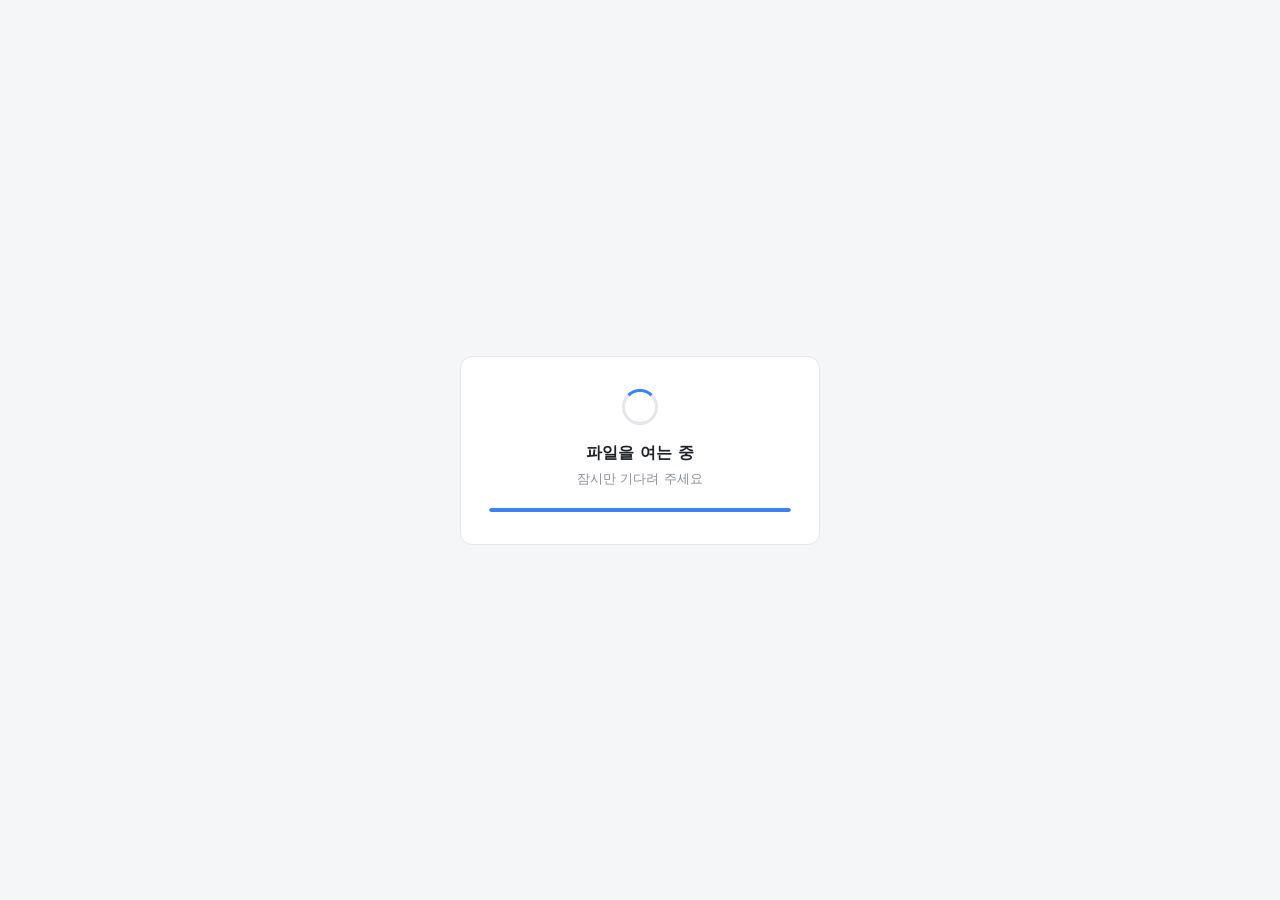
<file: schedule.html>
<!DOCTYPE html>
<html lang="ko">
<head>
<meta charset="utf-8">
<meta name="viewport" content="width=device-width, initial-scale=1">

<!-- 카톡이나 디스코드에 링크를 붙였을 때 뜨는 미리보기 문구.
     여기가 사실상 제일 중요한 부분이야. 사람들은 링크보다 이 카드를 보고 누르거든. -->
<title>2학기 시간표</title>
<meta property="og:title" content="2학기 시간표 최종본">
<meta property="og:description" content="강의실 변경된 거 반영했음">

<style>
:root{
  --bg:#F5F6F8;
  --card:#FFFFFF;
  --ink:#1F2328;
  --muted:#8A9099;
  --line:#E3E6EA;
  --bar:#3B82F6;
}
@media (prefers-color-scheme: dark){
  :root{ --bg:#16181C; --card:#1F2227; --ink:#E8EAED; --muted:#9AA0A8; --line:#2E3239; }
}

*{ box-sizing:border-box; }

body{
  margin:0;
  min-height:100vh;
  background:var(--bg);
  color:var(--ink);
  font-family:system-ui, -apple-system, "Segoe UI", sans-serif;
  display:flex;
  align-items:center;
  justify-content:center;
  padding:20px;
}

.card{
  background:var(--card);
  border:1px solid var(--line);
  border-radius:12px;
  padding:32px 28px;
  width:100%;
  max-width:360px;
  text-align:center;
}

/* 빙글빙글 도는 동그라미 */
.spinner{
  width:36px;
  height:36px;
  margin:0 auto 18px;
  border:3px solid var(--line);
  border-top-color:var(--bar);
  border-radius:50%;
  animation:spin .8s linear infinite;
}
@keyframes spin{ to{ transform:rotate(360deg); } }

h1{ font-size:16px; font-weight:600; margin:0 0 6px; }
p{ font-size:13px; color:var(--muted); margin:0 0 20px; }

/* 진행 막대: 채워지는 시간이 아래 DELAY 값과 맞아야 자연스러워 */
.track{
  height:4px;
  background:var(--line);
  border-radius:999px;
  overflow:hidden;
}
.fill{
  height:100%;
  width:0;
  background:var(--bar);
  border-radius:999px;
  animation:load 2.6s ease-in-out forwards;
}
@keyframes load{
  0%   { width:0; }
  55%  { width:72%; }   /* 중간에 살짝 멈칫하는 게 진짜처럼 보임 */
  100% { width:100%; }
}
</style>
</head>
<body>

<div class="card">
  <div class="spinner"></div>
  <h1>파일을 여는 중</h1>
  <p>잠시만 기다려 주세요</p>
  <div class="track"><div class="fill"></div></div>
</div>

<script>
/* ---- 여기 두 줄만 바꾸면 끝 ---- */
const TARGET = "https://www.youtube.com/watch?v=dQw4w9WgXcQ";
const DELAY  = 2600;   // 기다리는 시간(ms). 위 CSS의 2.6s 와 맞춰둘 것

setTimeout(function(){
  /* replace 를 쓰는 이유:
     href 로 보내면 방문 기록에 이 페이지가 남아서,
     유튜브에서 뒤로가기를 누르는 순간 여기로 돌아왔다가 또 튕겨나가. 무한루프.
     replace 는 기록을 남기지 않아서 뒤로가기가 정상적으로 동작해. */
  window.location.replace(TARGET);
}, DELAY);
</script>
</body>
</html>
</file>
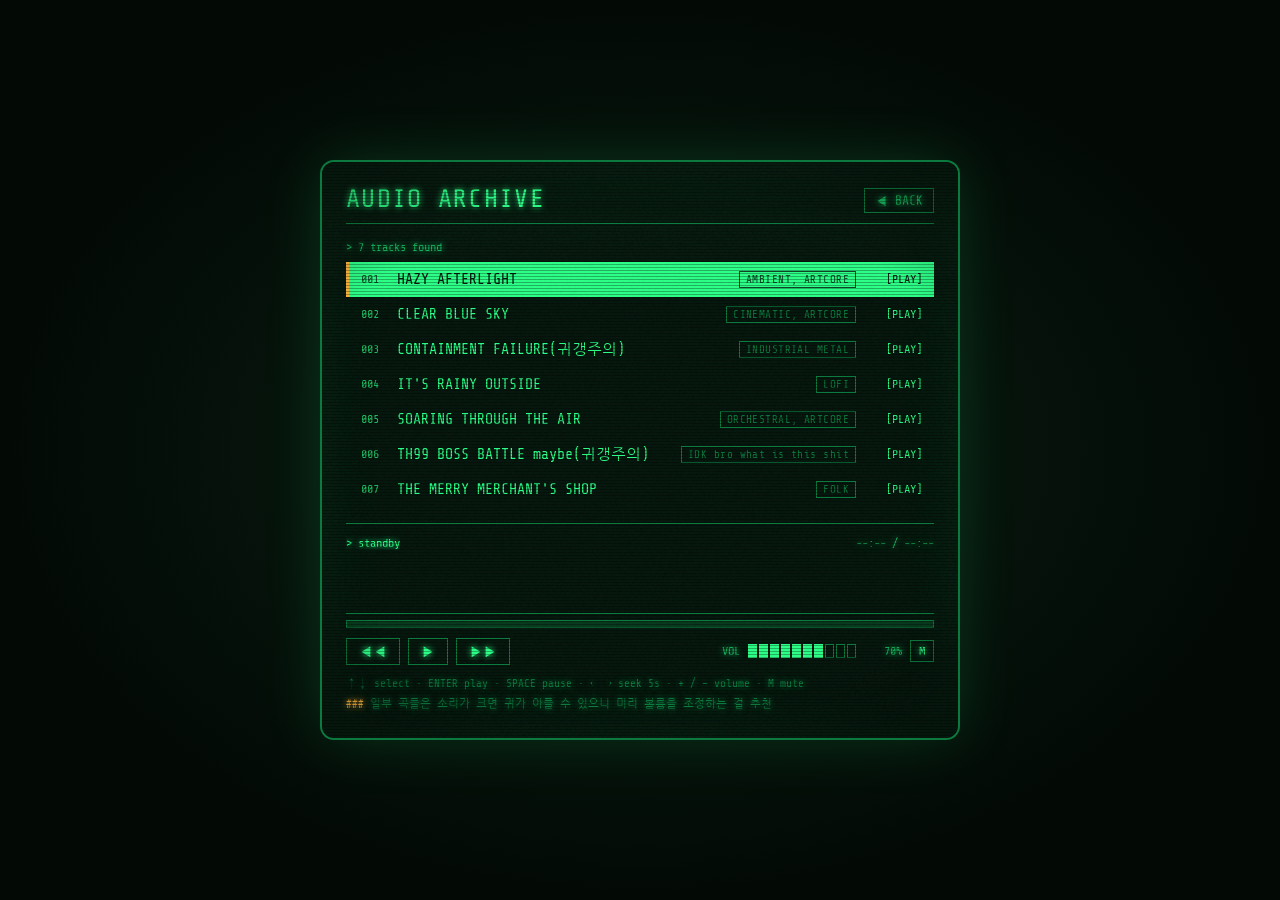
<file: songs.html>
<!DOCTYPE html>
<html lang="ko">
<head>
<meta charset="utf-8">
<meta name="viewport" content="width=device-width, initial-scale=1">
<title>NV / AUDIO</title>
<meta property="og:title" content="NV — Audio Archive">
<meta property="og:description" content="7 tracks">

<link rel="preconnect" href="https://fonts.googleapis.com">
<link rel="preconnect" href="https://fonts.gstatic.com" crossorigin>
<link href="https://fonts.googleapis.com/css2?family=Share+Tech+Mono&family=Nanum+Gothic+Coding:wght@400;700&display=swap" rel="stylesheet">

<!-- 공통 스타일.
     ★ 뒤의 v= 숫자는 모든 페이지가 똑같아야 한다.
       한 페이지만 다르면 그 페이지는 옛날 style.css 를 계속 쓴다. -->
<link rel="stylesheet" href="style.css?v=3">

<!-- CRT 지직 효과. .screen 이 있는 페이지면 어디든 이 한 줄이면 된다.
     defer 는 "이거 받느라 화면 그리는 걸 멈추지 마라"는 뜻. -->
<script src="fx.js?v=1" defer></script>

<!-- 오디오 비주얼라이저.
     ★ 여기엔 defer 를 붙이면 안 된다.
       defer 를 붙이면 페이지 맨 아래 <script> 가 먼저 돌아버려서
       그 시점엔 NVViz 가 아직 없다. -->
<script src="viz.js?v=2"></script>

<style>
/* 이 페이지에서만 쓰는 것들 */

/* ---------- 트랙 목록 ---------- */
.row{
  display:flex;
  align-items:center;
  gap:10px;
  width:100%;
  padding:9px 12px;
  border:none;
  border-left:3px solid transparent;
  background:none;
  color:inherit;
  font:inherit;
  text-align:left;
  cursor:pointer;
}
.row.dead{ color:var(--phos-dim); }     /* 파일을 못 찾은 트랙 */

.num{ font-size:12px; opacity:.75; width:26px; flex:none; }
.name{ flex:1; min-width:0; font-size:15px; overflow:hidden; text-overflow:ellipsis; white-space:nowrap; }

/* 장르 태그: 밝기를 한 단계 낮춰서 제목에 안 밀리게 한다 */
.gen{
  font-size:11px;
  flex:none;
  max-width:45%;
  overflow:hidden;
  text-overflow:ellipsis;
  white-space:nowrap;
  color:var(--phos-dim);
  border:1px solid var(--phos-dim);
  padding:1px 6px;
  letter-spacing:.04em;
}
.row.sel .gen{ color:var(--screen); border-color:var(--screen); opacity:.8; }

.tag{ font-size:12px; flex:none; width:56px; text-align:right; }

/* 재생 중인 줄에 붙는 막대 3개 */
.eq{ display:none; gap:2px; align-items:flex-end; height:13px; flex:none; }
.row.now .eq{ display:flex; }
.eq i{ width:3px; background:currentColor; animation:bounce .9s ease-in-out infinite; }
.eq i:nth-child(1){ height:40%; animation-delay:0s; }
.eq i:nth-child(2){ height:95%; animation-delay:.2s; }
.eq i:nth-child(3){ height:60%; animation-delay:.4s; }
@keyframes bounce{ 50%{ transform:scaleY(.35); } }

/* ---------- 플레이어 ---------- */
.player{ margin-top:16px; padding-top:12px; border-top:1px solid var(--phos-dim); }
.status{
  display:flex; justify-content:space-between; gap:12px;
  font-size:12px; color:var(--phos-mid); margin-bottom:8px;
}
.status .cur{ color:var(--phos); overflow:hidden; text-overflow:ellipsis; white-space:nowrap; }
.status .err{ color:var(--amber); text-shadow:0 0 6px var(--amber); }

/* 비주얼라이저 캔버스.
   display:block 이 없으면 아래에 알 수 없는 4px 틈이 생긴다
   (캔버스가 글자처럼 취급돼서 줄 밑 여백이 붙는다) */
.viz{
  display:block;
  width:100%;
  height:56px;
  margin-bottom:6px;
}

.track{
  height:8px;
  background:rgba(12,122,62,.35);
  border:1px solid var(--phos-dim);
  cursor:pointer;
}
.fill{ height:100%; width:0; background:var(--phos); }

.ctrl{ display:flex; align-items:center; gap:8px; margin-top:10px; flex-wrap:wrap; }

/* ---------- 볼륨 ---------- */
.vol{
  margin-left:auto;
  display:flex;
  align-items:center;
  gap:8px;
  font-size:12px;
  color:var(--phos-mid);
}
.seg{ display:flex; gap:2px; cursor:pointer; }
.seg i{
  width:9px; height:14px;
  border:1px solid var(--phos-dim);
  background:transparent;
}
.seg i.on{ background:var(--phos); border-color:var(--phos); }
.vol.muted .seg i.on{ background:var(--phos-dim); border-color:var(--phos-dim); }
.vol.muted .pct{ color:var(--amber); text-shadow:0 0 6px var(--amber); }
.pct{ width:38px; text-align:right; }

.hint{
  margin-top:10px;
  font-size:11px;
  color:var(--phos-dim);
  line-height:1.6;
}

/* 공통 .note 보다 조금 작게 */
.note{ margin-top:6px; font-size:11px; color:var(--phos-dim); }

@media (prefers-reduced-motion: reduce){ .eq i{ animation:none; } }

@media (max-width:520px){
  .name{ font-size:14px; }
  .tag{ display:none; }        /* 좁은 화면에선 상태 대신 장르를 남긴다 */
  .gen{ max-width:38%; }
  .vol{ margin-left:0; width:100%; }
  .viz{ height:42px; }
}
</style>
</head>
<body>

<main class="screen">

  <div class="top">
    <div class="ttl">AUDIO ARCHIVE</div>
    <a class="back" href="index.html">◀ BACK</a>
  </div>

  <div class="head">&gt; 7 tracks found</div>

  <!-- data-file 에는 파일 이름만 적는다.
       폴더 이름은 아래 스크립트의 DIR 한 곳에만 있음. -->
  <div id="list">
    <button class="row" data-file="01_hazy_afterlight.mp3">
      <span class="num">001</span>
      <span class="name">HAZY AFTERLIGHT</span>
      <span class="gen">AMBIENT, ARTCORE</span>
      <span class="eq"><i></i><i></i><i></i></span>
      <span class="tag">[PLAY]</span>
    </button>
    <button class="row" data-file="02_clear_blue_sky.mp3">
      <span class="num">002</span>
      <span class="name">CLEAR BLUE SKY</span>
      <span class="gen">CINEMATIC, ARTCORE</span>
      <span class="eq"><i></i><i></i><i></i></span>
      <span class="tag">[PLAY]</span>
    </button>
    <button class="row" data-file="03_containment_failure.mp3">
      <span class="num">003</span>
      <span class="name">CONTAINMENT FAILURE(귀갱주의)</span>
      <span class="gen">INDUSTRIAL METAL</span>
      <span class="eq"><i></i><i></i><i></i></span>
      <span class="tag">[PLAY]</span>
    </button>
    <button class="row" data-file="04_its_rainy_outside.mp3">
      <span class="num">004</span>
      <span class="name">IT'S RAINY OUTSIDE</span>
      <span class="gen">LOFI</span>
      <span class="eq"><i></i><i></i><i></i></span>
      <span class="tag">[PLAY]</span>
    </button>
    <button class="row" data-file="05_soaring_through_the_air.mp3">
      <span class="num">005</span>
      <span class="name">SOARING THROUGH THE AIR</span>
      <span class="gen">ORCHESTRAL, ARTCORE</span>
      <span class="eq"><i></i><i></i><i></i></span>
      <span class="tag">[PLAY]</span>
    </button>
    <button class="row" data-file="06_th06_boss_battle.mp3">
      <span class="num">006</span>
      <span class="name">TH99 BOSS BATTLE maybe(귀갱주의)</span>
      <span class="gen">IDK bro what is this shit</span>
      <span class="eq"><i></i><i></i><i></i></span>
      <span class="tag">[PLAY]</span>
    </button>
    <button class="row" data-file="07_merry_merchants_shop.mp3">
      <span class="num">007</span>
      <span class="name">THE MERRY MERCHANT'S SHOP</span>
      <span class="gen">FOLK</span>
      <span class="eq"><i></i><i></i><i></i></span>
      <span class="tag">[PLAY]</span>
    </button>
  </div>

  <div class="player">
    <div class="status">
      <span class="cur" id="nowPlaying">&gt; standby</span>
      <span id="time">--:-- / --:--</span>
    </div>

    <canvas class="viz" id="viz"></canvas>

    <div class="track" id="track"><div class="fill" id="fill"></div></div>

    <div class="ctrl">
      <button class="btn" id="prev">◀◀</button>
      <button class="btn" id="toggle">▶</button>
      <button class="btn" id="next">▶▶</button>

      <div class="vol" id="vol">
        <span>VOL</span>
        <span class="seg" id="seg"></span>
        <span class="pct" id="pct">70%</span>
        <button class="btn" id="mute" style="padding:3px 8px;font-size:12px">M</button>
      </div>
    </div>

    <div class="hint">
      ↑↓ select · ENTER play · SPACE pause · ←→ seek 5s · + / − volume · M mute
    </div>
    <p class="note"><b>###</b> 일부 곡들은 소리가 크면 귀가 아플 수 있으니 미리 볼륨을 조정하는 걸 추천</p>
  </div>

</main>

<script>
/* =========================================================
   ★ mp3 들어있는 폴더 이름. 폴더를 옮기거나 이름을 바꿨으면
     여기 한 줄만 고치면 7곡 전부 따라온다.
     끝에 슬래시(/) 빼먹지 말 것.
   ========================================================= */
const DIR = "song_list/";


const audio = new Audio();
audio.preload = "none";

const rows = Array.from(document.querySelectorAll('.row'));
const nowPlaying = document.getElementById('nowPlaying');
const timeEl  = document.getElementById('time');
const fill    = document.getElementById('fill');
const trackEl = document.getElementById('track');
const toggleBtn = document.getElementById('toggle');

let sel = 0;
let cur = -1;

/* 각 줄의 실제 파일 경로를 만들어주는 함수.
   폴더 + 파일이름 을 붙이는 게 전부다. */
function pathOf(i){
  return DIR + rows[i].dataset.file;
}

/* =========================================================
   볼륨 — audio.volume 은 0 ~ 1 사이의 소수
   ========================================================= */
const STEPS = 10;
const segEl = document.getElementById('seg');
const pctEl = document.getElementById('pct');
const volEl = document.getElementById('vol');

let volume = 0.7;
try{
  const saved = localStorage.getItem('nv-vol');
  if(saved !== null) volume = Number(saved);
}catch(e){}

let muted = false;

for(let i = 0; i < STEPS; i++){
  const cell = document.createElement('i');
  cell.addEventListener('click', () => setVol((i + 1) / STEPS));
  segEl.appendChild(cell);
}

function setVol(v){
  volume = Math.min(1, Math.max(0, v));
  muted = false;
  applyVol();
}

function applyVol(){
  audio.volume = volume;
  audio.muted = muted;

  const lit = Math.round(volume * STEPS);
  segEl.querySelectorAll('i').forEach((cell, i) => cell.classList.toggle('on', i < lit));

  volEl.classList.toggle('muted', muted);
  pctEl.textContent = muted ? 'MUTE' : Math.round(volume * 100) + '%';

  try{ localStorage.setItem('nv-vol', volume); }catch(e){}
}
applyVol();

document.getElementById('mute').addEventListener('click', () => {
  muted = !muted;
  applyVol();
});

/* =========================================================
   목록 표시
   ========================================================= */
function draw(){
  rows.forEach((r, i) => {
    r.classList.toggle('sel', i === sel);
    r.classList.toggle('now', i === cur && !audio.paused);
    r.querySelector('.tag').textContent =
      i === cur ? (audio.paused ? '[PAUSE]' : '[NOW]') : '[PLAY]';
  });
  toggleBtn.textContent = audio.paused ? '▶' : '❚❚';
}

function move(step){
  sel = (sel + step + rows.length) % rows.length;
  draw();
}

/* =========================================================
   재생
   ========================================================= */
function play(i){
  cur = i;
  sel = i;
  rows[i].classList.remove('dead');
  audio.src = pathOf(i);
  applyVol();
  audio.play().catch(() => {});
  nowPlaying.textContent = '> ' + rows[i].querySelector('.name').textContent;
  nowPlaying.classList.remove('err');
  draw();
}

function toggle(){
  if(cur < 0){ play(sel); return; }
  if(audio.paused) audio.play().catch(() => {});
  else audio.pause();
  draw();
}

function fmt(sec){
  if(!isFinite(sec)) return '--:--';
  const m = Math.floor(sec / 60);
  const s = Math.floor(sec % 60);
  return String(m).padStart(2, '0') + ':' + String(s).padStart(2, '0');
}

audio.addEventListener('timeupdate', () => {
  const ratio = audio.duration ? audio.currentTime / audio.duration : 0;
  fill.style.width = (ratio * 100) + '%';
  timeEl.textContent = fmt(audio.currentTime) + ' / ' + fmt(audio.duration);
});

audio.addEventListener('play', draw);
audio.addEventListener('pause', draw);

audio.addEventListener('ended', () => {
  if(cur < rows.length - 1) play(cur + 1);
  else{
    cur = -1;
    fill.style.width = '0';
    nowPlaying.textContent = '> standby';
    draw();
  }
});

/* 파일을 못 찾으면 어떤 경로를 찾으려 했는지 화면에 그대로 보여준다.
   이게 있어야 폴더 이름이 틀렸을 때 바로 알아챌 수 있음. */
audio.addEventListener('error', () => {
  if(cur < 0) return;
  rows[cur].classList.add('dead');
  nowPlaying.textContent = '> FILE NOT FOUND: ' + pathOf(cur);
  nowPlaying.classList.add('err');
  timeEl.textContent = '--:-- / --:--';
  fill.style.width = '0';
  cur = -1;
  draw();
});

/* =========================================================
   조작
   ========================================================= */
rows.forEach((row, i) => {
  row.addEventListener('mouseenter', () => { sel = i; draw(); });
  row.addEventListener('click', () => { i === cur ? toggle() : play(i); });
});

document.getElementById('prev').addEventListener('click', () => play(cur <= 0 ? rows.length - 1 : cur - 1));
document.getElementById('next').addEventListener('click', () => play(cur < 0 || cur === rows.length - 1 ? 0 : cur + 1));
toggleBtn.addEventListener('click', toggle);

trackEl.addEventListener('click', e => {
  if(!audio.duration) return;
  const box = trackEl.getBoundingClientRect();
  audio.currentTime = ((e.clientX - box.left) / box.width) * audio.duration;
});

document.addEventListener('keydown', e => {
  if(e.key === 'ArrowDown' || e.key === 's'){ e.preventDefault(); move(1); }
  if(e.key === 'ArrowUp'   || e.key === 'w'){ e.preventDefault(); move(-1); }
  if(e.key === 'Enter'){ e.preventDefault(); play(sel); }
  if(e.key === ' '){ e.preventDefault(); toggle(); }
  if(e.key === 'ArrowRight') audio.currentTime += 5;
  if(e.key === 'ArrowLeft')  audio.currentTime -= 5;
  if(e.key === '+' || e.key === '=') setVol(volume + 0.1);
  if(e.key === '-' || e.key === '_') setVol(volume - 0.1);
  if(e.key === 'm' || e.key === 'M'){ muted = !muted; applyVol(); }
});

draw();

/* 비주얼라이저 연결. viz.js 가 먼저 읽혀 있어야 한다.
   첫 번째는 소리 내는 Audio 객체, 두 번째는 그림 그릴 캔버스. */
NVViz.attach(audio, document.getElementById('viz'));
</script>
</body>
</html>
</file>
<file: style.css>
/* =========================================================
   NV 공통 스타일
   두 페이지 이상에서 똑같이 쓰이는 것만 여기 둔다.
   한 페이지에서만 쓰는 건 그 페이지의 <style> 안에.

   색을 바꾸고 싶으면 이 파일의 :root 만 고치면
   사이트 전체가 한 번에 따라온다.
   ========================================================= */

:root{
  --bg:#030A06;
  --screen:#06160D;
  --phos:#2CFF88;        /* 가장 밝은 초록 = 중요한 것 */
  --phos-mid:#17B85F;    /* 중간 밝기 = 보조 정보 */
  --phos-dim:#0C7A3E;    /* 어두운 초록 = 선, 비활성 */
  --amber:#FFB63C;       /* 초록이 아닌 유일한 색. 강조에만 */
  --mono:"Share Tech Mono", "Nanum Gothic Coding", monospace;
  --kor:"Nanum Gothic Coding", "Share Tech Mono", monospace;
}

*{ box-sizing:border-box; }

html,body{ height:100%; }

body{
  margin:0;
  background:var(--bg);
  background-image:radial-gradient(ellipse at center, #0A1F12 0%, #030A06 70%);
  color:var(--phos);
  font-family:var(--mono);
  display:flex;
  align-items:center;
  justify-content:center;
  padding:16px;
}

/* ---------------------------------------------------------
   단말기 화면 틀
   --------------------------------------------------------- */
.screen{
  position:relative;
  width:min(640px, 100%);
  background:var(--screen);
  border:2px solid var(--phos-dim);
  border-radius:14px;
  padding:22px 24px 18px;
  overflow:hidden;
  box-shadow:0 0 60px rgba(44,255,136,.14), inset 0 0 70px rgba(44,255,136,.06);
  text-shadow:0 0 6px currentColor;   /* 글자가 번지는 인광 효과 */
}

/* 스캔라인: 1px 어두운 줄을 3px 간격으로 화면 전체에 덮는다.
   pointer-events:none 이 없으면 클릭이 이 막에 전부 막힌다. */
.screen::after{
  content:"";
  position:absolute;
  inset:0;
  pointer-events:none;
  background:repeating-linear-gradient(
    rgba(0,0,0,.30) 0 1px,
    transparent 1px 3px
  );
  animation:flicker 4s steps(60) infinite;
}
@keyframes flicker{
  0%,100%{ opacity:.55; }
  47%    { opacity:.62; }
  48%    { opacity:.38; }   /* 아주 가끔 한 번 튀는 게 진짜처럼 보임 */
  49%    { opacity:.60; }
}

/* ---------------------------------------------------------
   화면 상단
   --------------------------------------------------------- */
.top{
  display:flex;
  align-items:flex-end;
  justify-content:space-between;
  gap:12px;
  border-bottom:1px solid var(--phos-dim);
  padding-bottom:10px;
  margin-bottom:16px;
}

/* ★ .top 안의 .name 만 골라낸다.
   songs 페이지는 곡 제목에도 .name 을 쓰기 때문에,
   그냥 .name 이라고 쓰면 곡 제목까지 거대해진다. */
.top .name{
  font-size:40px;
  line-height:.9;
  letter-spacing:.06em;
}
.top .name sup{
  font-size:16px;
  color:var(--amber);
  text-shadow:0 0 6px var(--amber);
}

.meta{
  text-align:right;
  font-size:12px;
  color:var(--phos-mid);
  line-height:1.6;
}

/* 페이지 제목 (AUDIO ARCHIVE 처럼) */
.ttl{ font-size:26px; letter-spacing:.05em; }

/* 돌아가기 버튼 */
.back{
  color:var(--phos-mid);
  text-decoration:none;
  font-size:13px;
  border:1px solid var(--phos-dim);
  padding:4px 10px;
  flex:none;
}
.back:hover, .back:focus-visible{
  background:var(--phos-mid);
  color:var(--screen);
  text-shadow:none;
  outline:none;
}

/* 목록 위의 안내 줄 */
.head{
  font-size:12px;
  color:var(--phos-mid);
  margin-bottom:8px;
}

/* ---------------------------------------------------------
   항목 목록 (홈 / 잡동사니 공용)
   안쪽 조각은 전부 .item 아래로 범위를 좁혀둔다.
   songs 페이지도 .num 과 .tag 라는 이름을 쓰기 때문에,
   범위를 안 좁히면 서로 간섭한다.
   --------------------------------------------------------- */
.item{
  display:flex;
  align-items:center;
  gap:12px;
  width:100%;
  padding:11px 12px;
  border:none;
  background:none;
  color:inherit;
  font:inherit;
  text-align:left;
  cursor:pointer;
  border-left:3px solid transparent;
}
.item.locked{ color:var(--phos-dim); }
.item.locked.sel{ background:var(--phos-dim); color:var(--screen); }
.item.done{ color:var(--phos-dim); cursor:not-allowed; }

.item .num{ font-size:12px; opacity:.75; width:28px; flex:none; }
.item .body-txt{ flex:1; min-width:0; }
.item .t{ font-size:17px; }
.item .d{ font-size:12px; opacity:.8; font-family:var(--kor); margin-top:2px; }
.item .tag{ font-size:12px; flex:none; }

/* ---------------------------------------------------------
   선택 반전
   커서가 놓인 줄은 색을 뒤집는다. 옛날 터미널이 쓰던 방식.
   --------------------------------------------------------- */
.item.sel, .row.sel{
  background:var(--phos);
  color:var(--screen);
  border-left-color:var(--amber);
  text-shadow:none;
}

/* ---------------------------------------------------------
   화면 하단 상태줄
   --------------------------------------------------------- */
.bottom{
  margin-top:16px;
  padding-top:10px;
  border-top:1px solid var(--phos-dim);
  display:flex;
  justify-content:space-between;
  align-items:center;
  gap:12px;
  font-size:12px;
  color:var(--phos-mid);
  flex-wrap:wrap;
}

/* ---------------------------------------------------------
   버튼
   --------------------------------------------------------- */
.btn{
  font:inherit;
  font-size:14px;
  color:var(--phos);
  background:none;
  border:1px solid var(--phos-dim);
  padding:5px 12px;
  cursor:pointer;
  text-shadow:inherit;
}
.btn:hover, .btn:focus-visible{
  background:var(--phos);
  color:var(--screen);
  text-shadow:none;
  outline:none;
}

/* ---------------------------------------------------------
   화면 아래 각주
   --------------------------------------------------------- */
.note{
  margin-top:12px;
  font-family:var(--kor);
  font-size:12px;
  color:var(--phos-mid);
}
.note b{
  color:var(--amber);
  font-weight:400;
  text-shadow:0 0 6px var(--amber);
}

/* 깜빡이는 커서 */
@keyframes blink{ 50%{ opacity:0; } }


/* =========================================================
   CRT 지직 효과

   실제 요소는 fx.js 가 만들어서 .screen 안에 집어넣는다.
   여기 있는 건 그 요소들의 "모양"뿐이다.

   ★ 세기·속도 같은 숫자는 여기 말고 fx.js 맨 위에서 고칠 것.
     아래 var(--fx-...) 의 값은 fx.js 가 덮어쓴다.
     (fx.js 를 안 붙인 페이지에서도 안 깨지게 기본값만 적어둔 것)
   ========================================================= */

.fx-root{
  /* mix-blend-mode 가 화면 밖 배경까지 번지지 않게 여기서 가둔다.
     이 한 줄이 없으면 노이즈가 단말기 바깥으로 새어나간다. */
  isolation:isolate;

  --fx-noise:0.015;
  --fx-band:0.03;
  --fx-band-sec:2s;
  --fx-flicker:0.02;
  --fx-shake:0;
  --fx-burst-sec:0.5s;
  --fx-vig:0.9;
  --fx-z:5;
}

/* 다섯 겹이 전부 이 막 안에 들어간다.
   .screen 이 overflow:hidden 이라 둥근 모서리에 맞춰 잘린다. */
.fx-layer{
  position:absolute;
  inset:0;
  overflow:hidden;
  pointer-events:none;      /* 없으면 목록 클릭이 전부 막힌다 */
  z-index:var(--fx-z);
}
.fx-layer > *{
  position:absolute;
  pointer-events:none;
}

/* (1) 지직 노이즈 — 작은 캔버스를 늘려 쓰므로 pixelated 가 필요하다 */
.fx-noise{
  inset:0;
  width:100%;
  height:100%;
  opacity:var(--fx-noise);
  mix-blend-mode:screen;
  image-rendering:pixelated;
}

/* (2) 흘러내리는 밝은 띠 — 주사선이 어긋날 때 생기는 그것 */
.fx-band{
  left:0; right:0; top:0;
  height:20%;
  opacity:var(--fx-band);
  mix-blend-mode:screen;
  background:linear-gradient(180deg,
    rgba(44,255,136,0)   0%,
    rgba(44,255,136,.45) 50%,
    rgba(44,255,136,0)   100%);
  animation:fx-roll var(--fx-band-sec) linear infinite;
}
@keyframes fx-roll{
  0%  { transform:translateY(-100%); }
  100%{ transform:translateY(600%); }   /* 높이가 20% 라 600% 면 화면 아래로 빠진다 */
}

/* (3) 형광체 깜빡임 — 초록 판을 아주 얇게 덮고 밝기를 흔든다 */
.fx-flicker{
  inset:0;
  background:#2CFF88;
  mix-blend-mode:screen;
  opacity:0;
  animation:fx-flick .2s steps(1) infinite;
}
@keyframes fx-flick{
  0%  { opacity:calc(var(--fx-flicker) * .15); }
  17% { opacity:calc(var(--fx-flicker) * .80); }
  33% { opacity:calc(var(--fx-flicker) * .30); }
  50% { opacity:calc(var(--fx-flicker) * 1); }
  67% { opacity:calc(var(--fx-flicker) * .05); }
  83% { opacity:calc(var(--fx-flicker) * .55); }
  100%{ opacity:calc(var(--fx-flicker) * .25); }
}

/* (4) 찢김 — 평소엔 안 보인다. 지직 터질 때만 가로줄로 번쩍.
   backdrop-filter 는 "뒤에 있는 것"의 밝기를 올린다. */
.fx-tear{
  left:0; right:0; top:0;
  height:0;
  opacity:0;
  -webkit-backdrop-filter:brightness(1.9) contrast(1.3);
  backdrop-filter:brightness(1.9) contrast(1.3);
}

/* (5) 가장자리 어둡게 — 브라운관 곡면 흉내 */
.fx-vig{
  inset:0;
  background:radial-gradient(120% 100% at 50% 50%,
    rgba(0,0,0,0) 45%,
    rgba(0,0,0,var(--fx-vig)) 100%);
}

/* ---------------------------------------------------------
   지직이 터지는 0.5초
   --------------------------------------------------------- */
.fx-burst .fx-noise{ opacity:calc(var(--fx-noise) * 5); }
.fx-burst .fx-tear{ opacity:1; }

.fx-burst{ animation:fx-shake var(--fx-burst-sec) steps(2) 1; }
@keyframes fx-shake{
  0%  { transform:translate3d(0,0,0); }
  25% { transform:translate3d(calc(var(--fx-shake) * -1px), 0, 0); }
  50% { transform:translate3d(calc(var(--fx-shake) *  1px), 1px, 0); }
  75% { transform:translate3d(calc(var(--fx-shake) * -0.5px), 0, 0); }
  100%{ transform:translate3d(0,0,0); }
}

/* ---------------------------------------------------------
   움직임 최소화 설정을 켠 사람에겐 애니메이션을 끈다
   --------------------------------------------------------- */
@media (prefers-reduced-motion: reduce){
  .screen::after{ animation:none; }
  .fx-band, .fx-flicker, .fx-burst{ animation:none; }
}

@media (max-width:420px){
  .top .name{ font-size:32px; }
  .ttl{ font-size:20px; }
  .item .t{ font-size:15px; }
}
</file>
